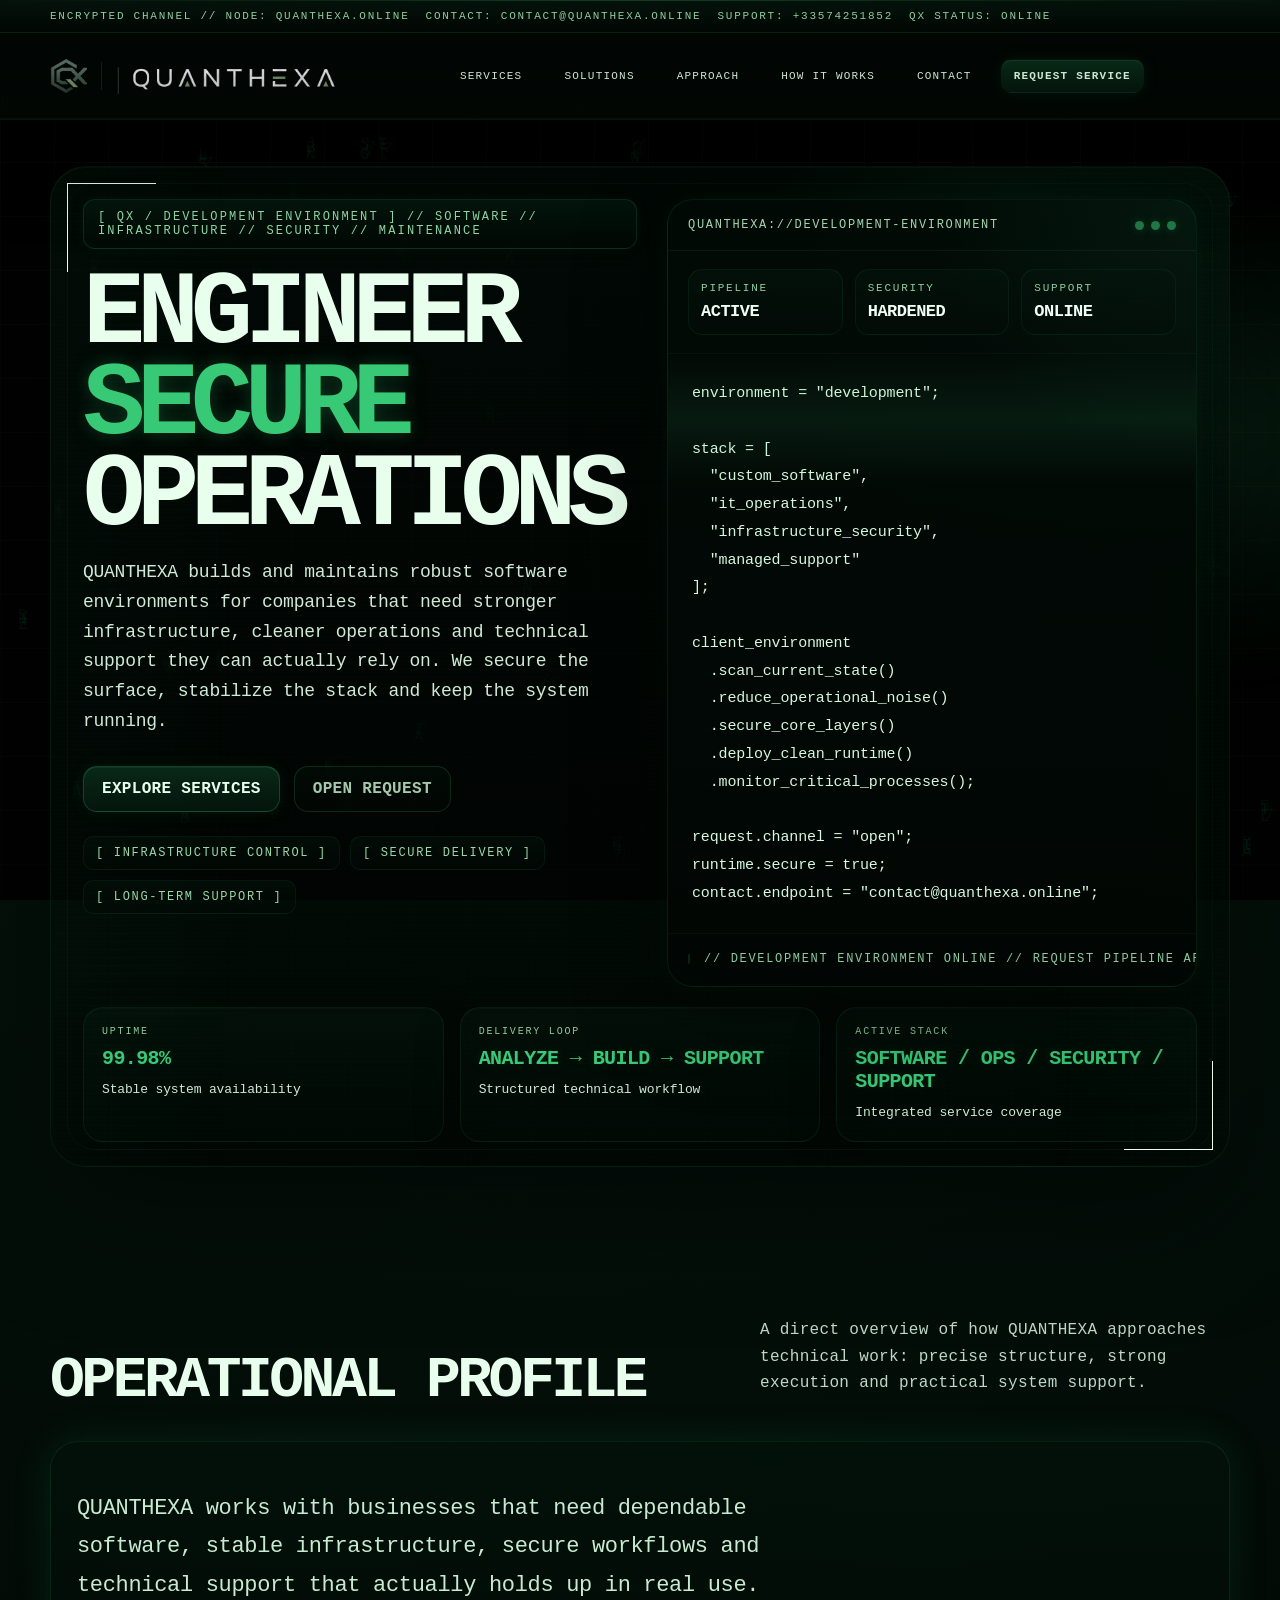
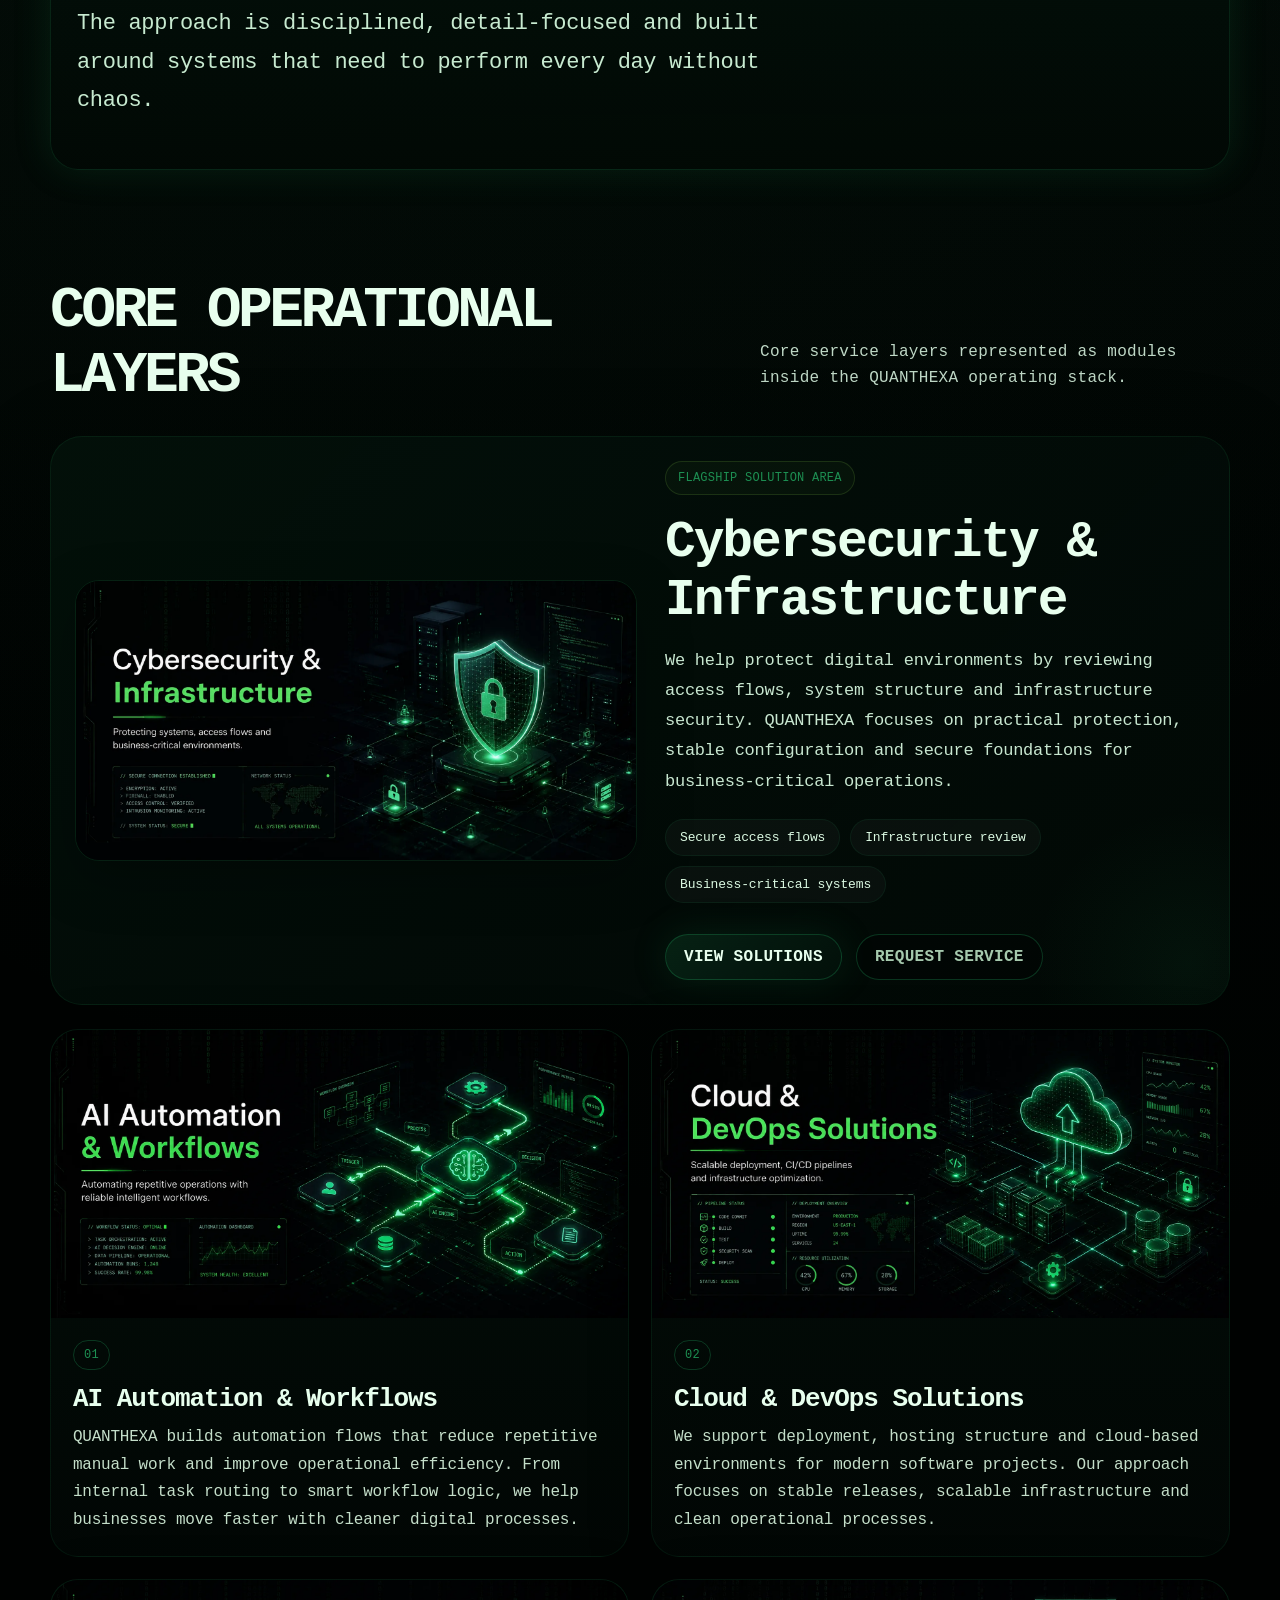
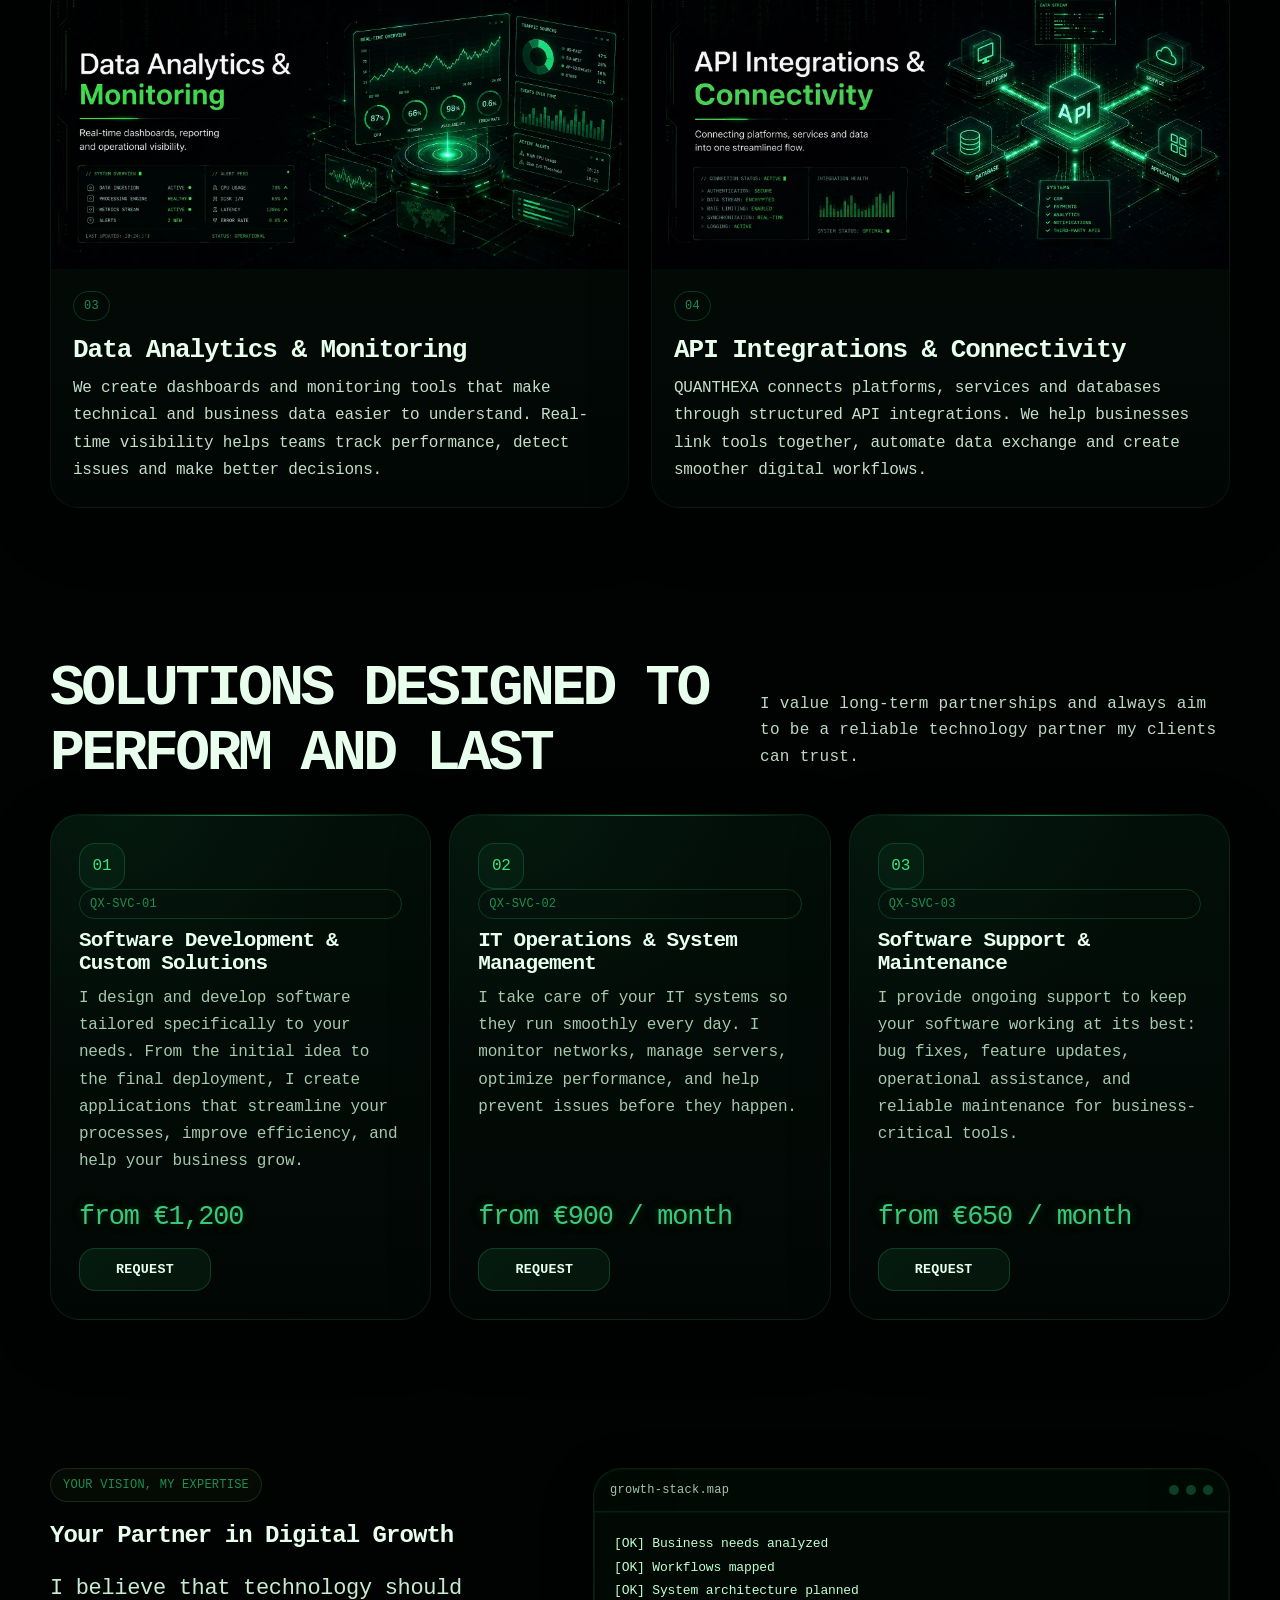
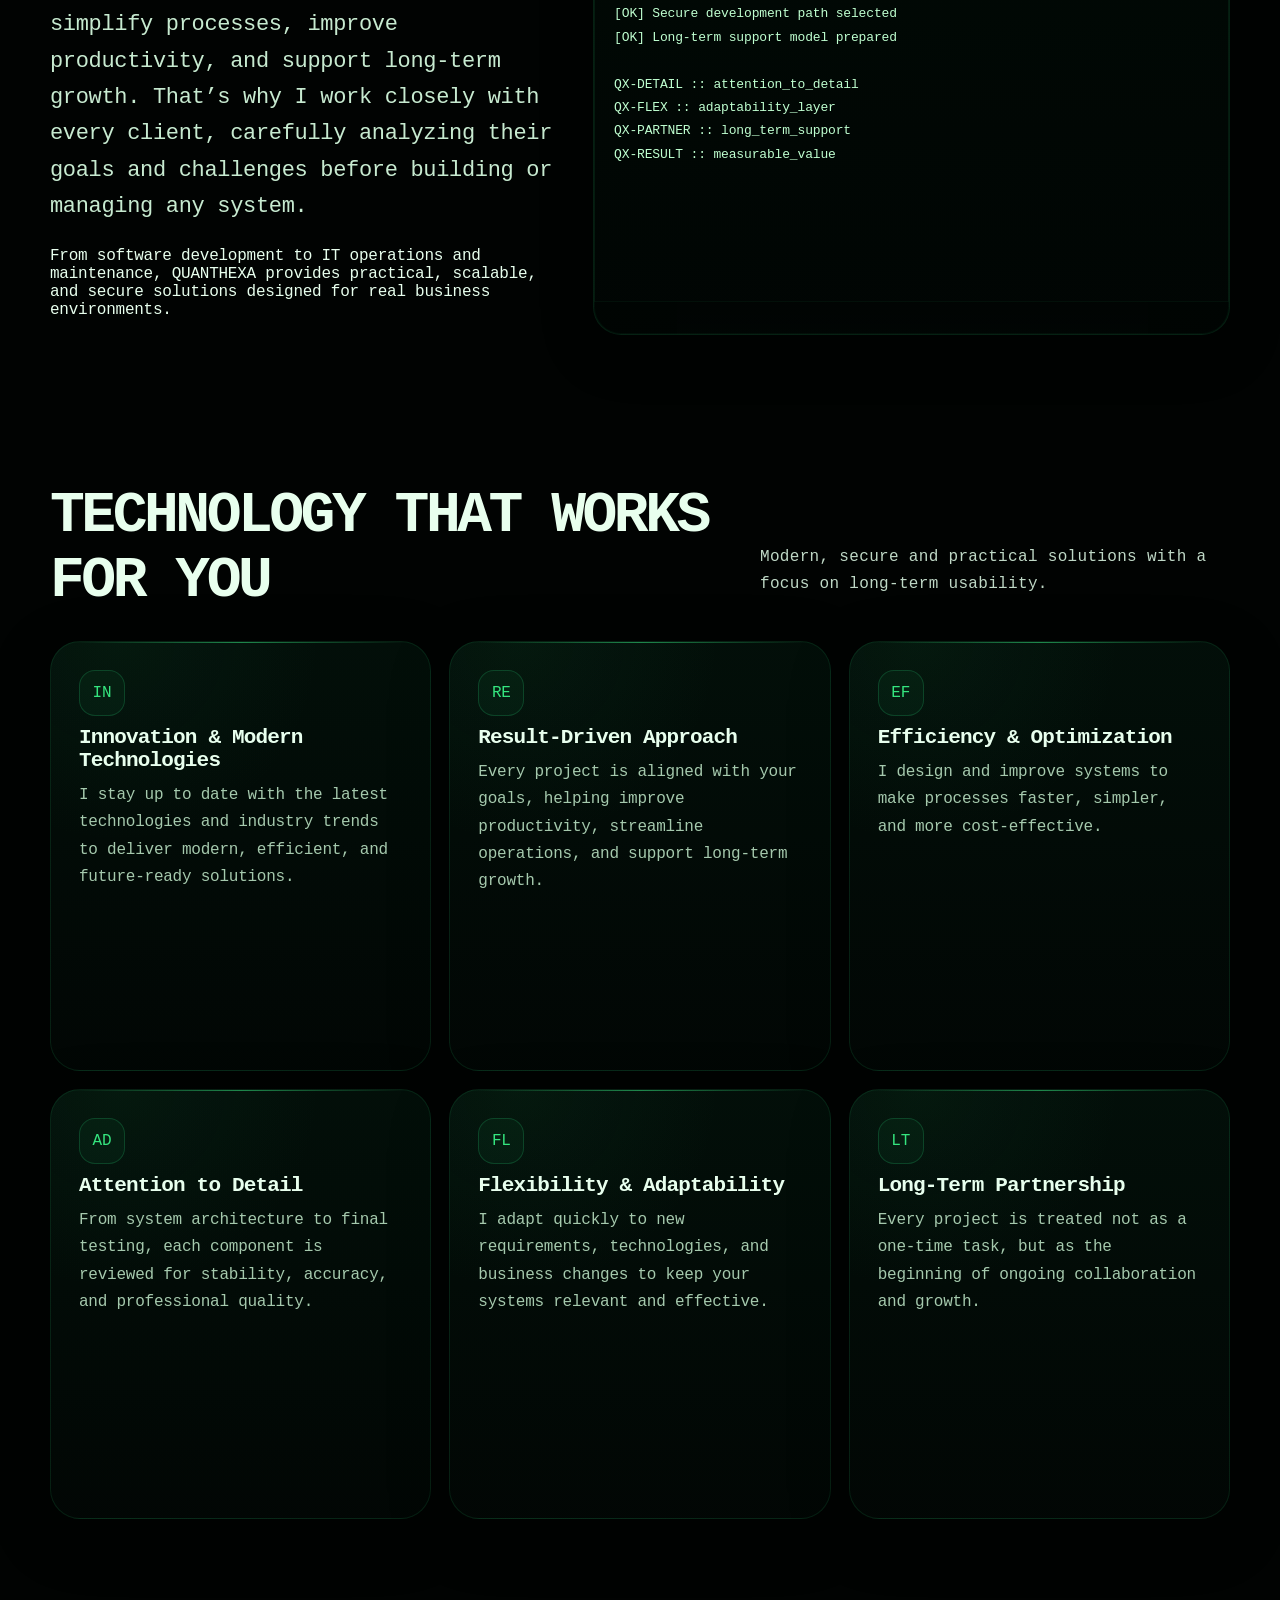
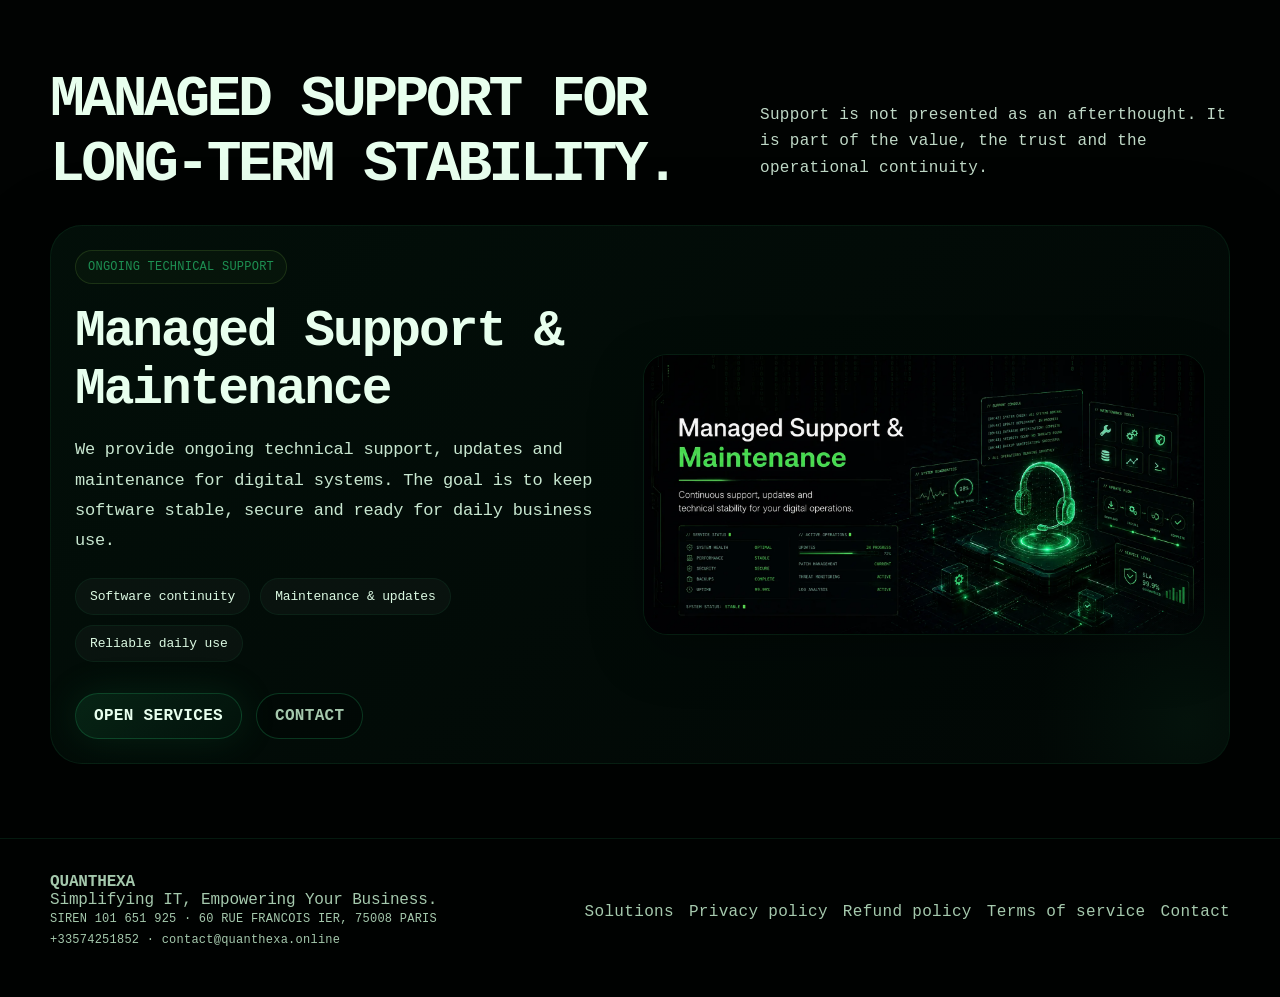
<file: index.html>
<!doctype html>
<html lang="en">
<head> <meta charset="utf-8"> <meta name="viewport" content="width=device-width, initial-scale=1"> <title>Main Page · QUANTHEXA</title> <meta name="description" content="QUANTHEXA provides custom software, IT operations, system management, support and maintenance services from Paris."> <script>
(function(){ try { if (localStorage.getItem('qxPreloaderShown') === 'true') { document.documentElement.classList.add('qx-preloader-skip'); } } catch(e) {}
})();
</script><link rel="stylesheet" href="assets/style.css"> <link rel="icon" type="image/png" sizes="32x32" href="assets/images/favicon-32x32.png"> <link rel="icon" href="assets/images/favicon.ico"> <link rel="apple-touch-icon" href="assets/images/apple-touch-icon.png">
</head>
<body>
<div id="qx-preloader" class="qx-preloader" aria-hidden="true"> <div class="qx-loader-shell"> <div class="qx-loader-mark"><span>QX</span></div> <div class="qx-loader-copy"> <div class="qx-loader-kicker">QUANTHEXA DEVELOPMENT CORE</div> <div class="qx-loader-title">Welcome to the development environment</div> <div class="qx-loader-lines"> <span>[OK] Development environment unlocked</span> <span>[OK] Core modules synchronized</span> <span>[OK] Secure session established</span> </div> <div class="qx-loader-bar"><i></i></div> </div> </div>
</div> <canvas id="matrixCanvas"></canvas> <div class="noise"></div> <div class="glow-orb"></div> <header class="topbar topbar-hq topbar-hq-v3"> <div class="topbar-signal topbar-signal-v3"> <div class="container topbar-signal-inner topbar-signal-inner-v3"> <span>ENCRYPTED CHANNEL // NODE: QUANTHEXA.ONLINE</span> <span>CONTACT: <span data-site-email>contact@quanthexa.online</span></span> <span>SUPPORT: <span data-site-phone>+33574251852</span></span> <span>QX STATUS: ONLINE</span> </div> </div> <div class="container nav nav-hacker nav-hq nav-hq-v3"> <div class="nav-left nav-left-v3"> <a class="brand brand-split" href="index.html"><img class="brand-symbol" src="assets/images/quanthexa-symbol.png" alt="QUANTHEXA logo"><span class="brand-separator" aria-hidden="true"></span><img class="brand-wordmark" src="assets/images/quanthexa-wordmark.png" alt="QUANTHEXA"></a> </div> <nav class="navlinks navlinks-hacker navlinks-hq navlinks-hq-v3"> <a href="services.html">Services</a> <a href="solutions.html">Solutions</a> <a href="cases.html">Approach</a> <a href="process.html">How it works</a> <a href="contact.html">Contact</a> <a class="btn btn-cta-hacker" href="request.html">Request service</a> </nav> <button class="btn secondary hamb">Menu</button> </div> </header> <main> <section class="hero hero-hacker hero-hacker-v4 hero-with-right-console">
      <div class="container">
        <div class="hq-shell hq-shell-v4 hq-shell-right-console">
          <div class="hq-frame-lines" aria-hidden="true"></div>
          <div class="hq-grid hq-grid-right-console">
            <div class="hq-copy reveal">
              <div class="hacker-kicker" data-hero-kicker>[ QX / DEVELOPMENT ENVIRONMENT ] // SOFTWARE // INFRASTRUCTURE // SECURITY // MAINTENANCE</div>
              <h1 class="hq-title hq-title-v4">
                <span data-hero-line-1>ENGINEER</span>
                <span class="accent-line" data-hero-line-2>SECURE</span>
                <span data-hero-line-3>OPERATIONS</span>
              </h1>
              <p class="lead hq-lead" data-hero-subtitle>QUANTHEXA builds and maintains robust software environments for companies that need stronger infrastructure, cleaner operations and technical support they can actually rely on. We secure the surface, stabilize the stack and keep the system running.</p>
              <div class="hero-actions hacker-actions">
                <a class="btn btn-cta-hacker" href="services.html">Explore services</a>
                <a class="btn secondary btn-outline-hacker" href="request.html">Open request</a>
              </div>
              <div class="hq-tape hq-tape-v4">
                <span>[ INFRASTRUCTURE CONTROL ]</span>
                <span>[ SECURE DELIVERY ]</span>
                <span>[ LONG-TERM SUPPORT ]</span>
              </div>
            </div>

            <aside class="right-dev-console reveal">
              <div class="right-dev-console-head">
                <span>quanthexa://development-environment</span>
                <div class="hacker-console-lights"><i></i><i></i><i></i></div>
              </div>

              <div class="right-console-chips">
                <div class="console-chip"><small>PIPELINE</small><b>ACTIVE</b></div>
                <div class="console-chip"><small>SECURITY</small><b>HARDENED</b></div>
                <div class="console-chip"><small>SUPPORT</small><b>ONLINE</b></div>
              </div>

              <div class="right-code-window">
                <div class="scan scan-fast"></div>
                <pre class="hacker-code">environment = "development";

stack = [
  "custom_software",
  "it_operations",
  "infrastructure_security",
  "managed_support"
];

client_environment
  .scan_current_state()
  .reduce_operational_noise()
  .secure_core_layers()
  .deploy_clean_runtime()
  .monitor_critical_processes();

request.channel = "open";
runtime.secure = true;
contact.endpoint = "contact@quanthexa.online";</pre>
              </div>

              <div class="right-console-footer">
                <div class="console-meter"><span></span></div>
                <p>// DEVELOPMENT ENVIRONMENT ONLINE // REQUEST PIPELINE ARMED</p>
              </div>
            </aside>
          </div>

          <div class="hero-ops-strip reveal">
            <div class="ops-strip-card"><small>UPTIME</small><b>99.98%</b><span>Stable system availability</span></div>
            <div class="ops-strip-card"><small>DELIVERY LOOP</small><b>ANALYZE → BUILD → SUPPORT</b><span>Structured technical workflow</span></div>
            <div class="ops-strip-card"><small>ACTIVE STACK</small><b>SOFTWARE / OPS / SECURITY / SUPPORT</b><span>Integrated service coverage</span></div>
          </div>
        </div>
      </div>
    </section> <section class="section"> <div class="container"> <div class="section-title reveal"> <h2>Operational profile</h2> <p>A direct overview of how QUANTHEXA approaches technical work: precise structure, strong execution and practical system support.</p> </div> <div class="panel reveal"> <p class="lead">QUANTHEXA works with businesses that need dependable software, stable infrastructure, secure workflows and technical support that actually holds up in real use. The approach is disciplined, detail-focused and built around systems that need to perform every day without chaos.</p> </div> </div> </section> <section class="section home-visual-section"> <div class="container"> <div class="section-title reveal"> <h2>Core operational layers</h2> <p>Core service layers represented as modules inside the QUANTHEXA operating stack.</p> </div> <div class="home-feature reveal"> <div class="home-feature-media"> <img src="assets/images/cybersecurity-infrastructure.webp" alt="Cybersecurity & Infrastructure" loading="lazy"> </div> <div class="home-feature-copy"> <span class="eyebrow">FLAGSHIP SOLUTION AREA</span> <h3>Cybersecurity & Infrastructure</h3> <p>We help protect digital environments by reviewing access flows, system structure and infrastructure security. QUANTHEXA focuses on practical protection, stable configuration and secure foundations for business-critical operations.</p> <div class="feature-pills"> <span>Secure access flows</span> <span>Infrastructure review</span> <span>Business-critical systems</span> </div> <div class="hero-actions"> <a class="btn" href="solutions.html">View solutions</a> <a class="btn secondary" href="request.html">Request service</a> </div> </div> </div> <div class="home-visual-grid"> <article class="home-visual-card reveal"> <img src="assets/images/ai-automation-workflows.webp" alt="AI Automation & Workflows" loading="lazy"> <div> <span class="badge">01</span> <h3>AI Automation & Workflows</h3> <p>QUANTHEXA builds automation flows that reduce repetitive manual work and improve operational efficiency. From internal task routing to smart workflow logic, we help businesses move faster with cleaner digital processes.</p> </div> </article> <article class="home-visual-card reveal"> <img src="assets/images/cloud-devops-solutions.webp" alt="Cloud & DevOps Solutions" loading="lazy"> <div> <span class="badge">02</span> <h3>Cloud & DevOps Solutions</h3> <p>We support deployment, hosting structure and cloud-based environments for modern software projects. Our approach focuses on stable releases, scalable infrastructure and clean operational processes.</p> </div> </article> <article class="home-visual-card reveal"> <img src="assets/images/data-analytics-monitoring.webp" alt="Data Analytics & Monitoring" loading="lazy"> <div> <span class="badge">03</span> <h3>Data Analytics & Monitoring</h3> <p>We create dashboards and monitoring tools that make technical and business data easier to understand. Real-time visibility helps teams track performance, detect issues and make better decisions.</p> </div> </article> <article class="home-visual-card reveal"> <img src="assets/images/api-integrations-connectivity.webp" alt="API Integrations & Connectivity" loading="lazy"> <div> <span class="badge">04</span> <h3>API Integrations & Connectivity</h3> <p>QUANTHEXA connects platforms, services and databases through structured API integrations. We help businesses link tools together, automate data exchange and create smoother digital workflows.</p> </div> </article> </div> </div> </section> <section class="section"> <div class="container"> <div class="section-title reveal"> <h2>Solutions Designed to Perform and Last</h2> <p>I value long-term partnerships and always aim to be a reliable technology partner my clients can trust.</p> </div> <div class="cards"> <div class="card reveal"><div class="icon">01</div><span class="badge">QX-SVC-01</span><h3>Software Development & Custom Solutions</h3><p>I design and develop software tailored specifically to your needs. From the initial idea to the final deployment, I create applications that streamline your processes, improve efficiency, and help your business grow.</p><div class="price">from €1,200</div><button class="btn" data-service="Software Development & Custom Solutions">Request</button></div> <div class="card reveal"><div class="icon">02</div><span class="badge">QX-SVC-02</span><h3>IT Operations & System Management</h3><p>I take care of your IT systems so they run smoothly every day. I monitor networks, manage servers, optimize performance, and help prevent issues before they happen.</p><div class="price">from €900 / month</div><button class="btn" data-service="IT Operations & System Management">Request</button></div> <div class="card reveal"><div class="icon">03</div><span class="badge">QX-SVC-03</span><h3>Software Support & Maintenance</h3><p>I provide ongoing support to keep your software working at its best: bug fixes, feature updates, operational assistance, and reliable maintenance for business-critical tools.</p><div class="price">from €650 / month</div><button class="btn" data-service="Software Support & Maintenance">Request</button></div> </div> </div> </section> <section class="section"> <div class="container split"> <div class="reveal"> <span class="eyebrow">YOUR VISION, MY EXPERTISE</span> <h2>Your Partner in Digital Growth</h2> <p class="lead">I believe that technology should simplify processes, improve productivity, and support long-term growth. That’s why I work closely with every client, carefully analyzing their goals and challenges before building or managing any system.</p> <p>From software development to IT operations and maintenance, QUANTHEXA provides practical, scalable, and secure solutions designed for real business environments.</p> </div> <div class="terminal reveal"> <div class="terminal-head">growth-stack.map <div class="dots"><i></i><i></i><i></i></div></div> <div class="code-window">[OK] Business needs analyzed<br>[OK] Workflows mapped<br>[OK] System architecture planned<br>[OK] Secure development path selected<br>[OK] Long-term support model prepared<br><br>QX-DETAIL :: attention_to_detail<br>QX-FLEX :: adaptability_layer<br>QX-PARTNER :: long_term_support<br>QX-RESULT :: measurable_value</div> </div> </div> </section> <section class="section"> <div class="container"> <div class="section-title reveal"> <h2>Technology That Works for You</h2> <p>Modern, secure and practical solutions with a focus on long-term usability.</p> </div> <div class="cards"> <div class="card reveal"><div class="icon">IN</div><h3>Innovation & Modern Technologies</h3><p>I stay up to date with the latest technologies and industry trends to deliver modern, efficient, and future-ready solutions.</p></div> <div class="card reveal"><div class="icon">RE</div><h3>Result-Driven Approach</h3><p>Every project is aligned with your goals, helping improve productivity, streamline operations, and support long-term growth.</p></div> <div class="card reveal"><div class="icon">EF</div><h3>Efficiency & Optimization</h3><p>I design and improve systems to make processes faster, simpler, and more cost-effective.</p></div> <div class="card reveal"><div class="icon">AD</div><h3>Attention to Detail</h3><p>From system architecture to final testing, each component is reviewed for stability, accuracy, and professional quality.</p></div> <div class="card reveal"><div class="icon">FL</div><h3>Flexibility & Adaptability</h3><p>I adapt quickly to new requirements, technologies, and business changes to keep your systems relevant and effective.</p></div> <div class="card reveal"><div class="icon">LT</div><h3>Long-Term Partnership</h3><p>Every project is treated not as a one-time task, but as the beginning of ongoing collaboration and growth.</p></div> </div> </div> </section> <section class="section"> <div class="container"> <div class="section-title reveal"> <h2>Managed support for long-term stability.</h2> <p>Support is not presented as an afterthought. It is part of the value, the trust and the operational continuity.</p> </div> <div class="home-feature reverse reveal"> <div class="home-feature-media"> <img src="assets/images/managed-support-maintenance.webp" alt="Managed Support & Maintenance" loading="lazy"> </div> <div class="home-feature-copy"> <span class="eyebrow">ONGOING TECHNICAL SUPPORT</span> <h3>Managed Support & Maintenance</h3> <p>We provide ongoing technical support, updates and maintenance for digital systems. The goal is to keep software stable, secure and ready for daily business use.</p> <div class="feature-pills"> <span>Software continuity</span> <span>Maintenance & updates</span> <span>Reliable daily use</span> </div> <div class="hero-actions"> <a class="btn" href="services.html">Open services</a> <a class="btn secondary" href="contact.html">Contact</a> </div> </div> </div> </div> </section> </main> <footer class="footer"> <div class="container footer-grid"> <div><b>QUANTHEXA</b><br>Simplifying IT, Empowering Your Business.<br><span class="micro">SASU · SIREN <span data-site-siren>101 651 925</span> · <span data-site-address>60 RUE FRANCOIS IER, 75008 PARIS</span></span><br><span class="micro"><span data-site-phone>+33574251852</span> · <span data-site-email>contact@quanthexa.online</span></span></div> <div class="footer-links"><a href="solutions.html">Solutions</a><a href="privacy.html">Privacy policy</a><a href="refund.html">Refund policy</a><a href="terms.html">Terms of service</a><a href="contact.html">Contact</a></div> </div> </footer> <script src="assets/app.js"></script>
<script src="https://identity.netlify.com/v1/netlify-identity-widget.js"></script>
<script>
  if (window.netlifyIdentity) {
    window.netlifyIdentity.on("init", user => {
      if (!user) {
        window.netlifyIdentity.on("login", () => { document.location.href = "/admin/"; });
      }
    });
  }
</script>
<script src="assets/content-loader.js"></script>
</body>
</html>
</file>
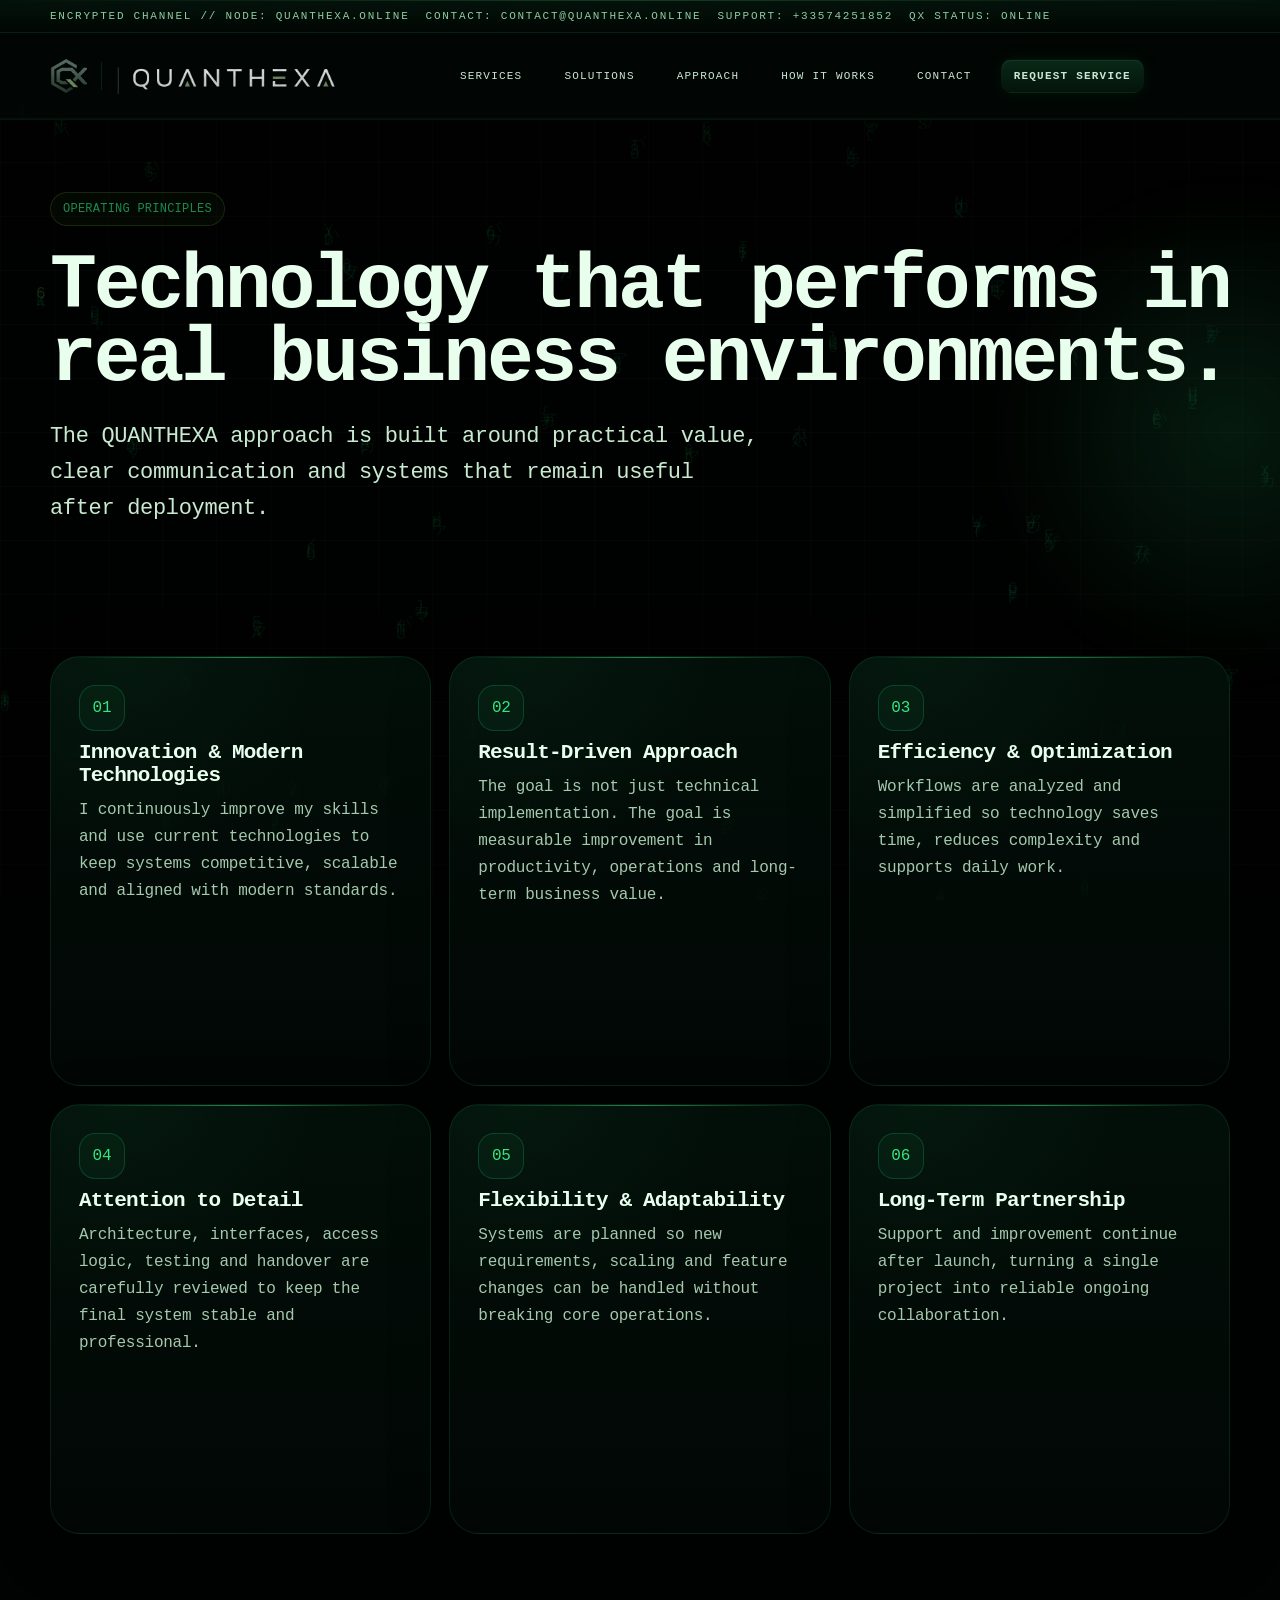
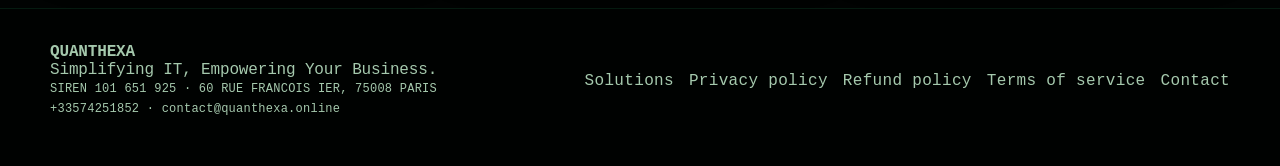
<file: cases.html>
<!doctype html><html lang="en"><head><meta charset="utf-8"><meta name="viewport" content="width=device-width, initial-scale=1"><title>Approach · QUANTHEXA</title><meta name="description" content="QUANTHEXA approach: innovation, results, efficiency, attention to detail, flexibility and long-term partnership."><script>
(function(){ try { if (localStorage.getItem('qxPreloaderShown') === 'true') { document.documentElement.classList.add('qx-preloader-skip'); } } catch(e) {}
})();
</script><link rel="stylesheet" href="assets/style.css"> <link rel="icon" type="image/png" sizes="32x32" href="assets/images/favicon-32x32.png"> <link rel="icon" href="assets/images/favicon.ico"> <link rel="apple-touch-icon" href="assets/images/apple-touch-icon.png"></head><body>
<div id="qx-preloader" class="qx-preloader" aria-hidden="true"> <div class="qx-loader-shell"> <div class="qx-loader-mark"><span>QX</span></div> <div class="qx-loader-copy"> <div class="qx-loader-kicker">QUANTHEXA DEVELOPMENT CORE</div> <div class="qx-loader-title">Welcome to the development environment</div> <div class="qx-loader-lines"> <span>[OK] Development environment unlocked</span> <span>[OK] Core modules synchronized</span> <span>[OK] Secure session established</span> </div> <div class="qx-loader-bar"><i></i></div> </div> </div>
</div>
<canvas id="matrixCanvas"></canvas><div class="noise"></div><div class="glow-orb"></div><header class="topbar topbar-hq topbar-hq-v3"> <div class="topbar-signal topbar-signal-v3"> <div class="container topbar-signal-inner topbar-signal-inner-v3"> <span>ENCRYPTED CHANNEL // NODE: QUANTHEXA.ONLINE</span> <span>CONTACT: <span data-site-email>contact@quanthexa.online</span></span> <span>SUPPORT: <span data-site-phone>+33574251852</span></span> <span>QX STATUS: ONLINE</span> </div> </div> <div class="container nav nav-hacker nav-hq nav-hq-v3"> <div class="nav-left nav-left-v3"> <a class="brand brand-split" href="index.html"><img class="brand-symbol" src="assets/images/quanthexa-symbol.png" alt="QUANTHEXA logo"><span class="brand-separator" aria-hidden="true"></span><img class="brand-wordmark" src="assets/images/quanthexa-wordmark.png" alt="QUANTHEXA"></a> </div> <nav class="navlinks navlinks-hacker navlinks-hq navlinks-hq-v3"> <a href="services.html">Services</a> <a href="solutions.html">Solutions</a> <a href="cases.html">Approach</a> <a href="process.html">How it works</a> <a href="contact.html">Contact</a> <a class="btn btn-cta-hacker" href="request.html">Request service</a> </nav> <button class="btn secondary hamb">Menu</button> </div> </header><main><section class="page-hero"><div class="container reveal"><span class="eyebrow">OPERATING PRINCIPLES</span><h1>Technology that performs in real business environments.</h1><p class="lead">The QUANTHEXA approach is built around practical value, clear communication and systems that remain useful after deployment.</p></div></section><section class="section"><div class="container cards"><div class="card reveal"><div class="icon">01</div><h3>Innovation & Modern Technologies</h3><p>I continuously improve my skills and use current technologies to keep systems competitive, scalable and aligned with modern standards.</p></div><div class="card reveal"><div class="icon">02</div><h3>Result-Driven Approach</h3><p>The goal is not just technical implementation. The goal is measurable improvement in productivity, operations and long-term business value.</p></div><div class="card reveal"><div class="icon">03</div><h3>Efficiency & Optimization</h3><p>Workflows are analyzed and simplified so technology saves time, reduces complexity and supports daily work.</p></div><div class="card reveal"><div class="icon">04</div><h3>Attention to Detail</h3><p>Architecture, interfaces, access logic, testing and handover are carefully reviewed to keep the final system stable and professional.</p></div><div class="card reveal"><div class="icon">05</div><h3>Flexibility & Adaptability</h3><p>Systems are planned so new requirements, scaling and feature changes can be handled without breaking core operations.</p></div><div class="card reveal"><div class="icon">06</div><h3>Long-Term Partnership</h3><p>Support and improvement continue after launch, turning a single project into reliable ongoing collaboration.</p></div></div></section></main><footer class="footer"><div class="container footer-grid"><div><b>QUANTHEXA</b><br>Simplifying IT, Empowering Your Business.<br><span class="micro">SASU · SIREN <span data-site-siren>101 651 925</span> · <span data-site-address>60 RUE FRANCOIS IER, 75008 PARIS</span></span><br><span class="micro"><span data-site-phone>+33574251852</span> · <span data-site-email>contact@quanthexa.online</span></span></div><div class="footer-links"><a href="solutions.html">Solutions</a><a href="privacy.html">Privacy policy</a><a href="refund.html">Refund policy</a><a href="terms.html">Terms of service</a><a href="contact.html">Contact</a></div></div></footer><script src="assets/app.js"></script><script src="assets/content-loader.js"></script></body></html>
</file>
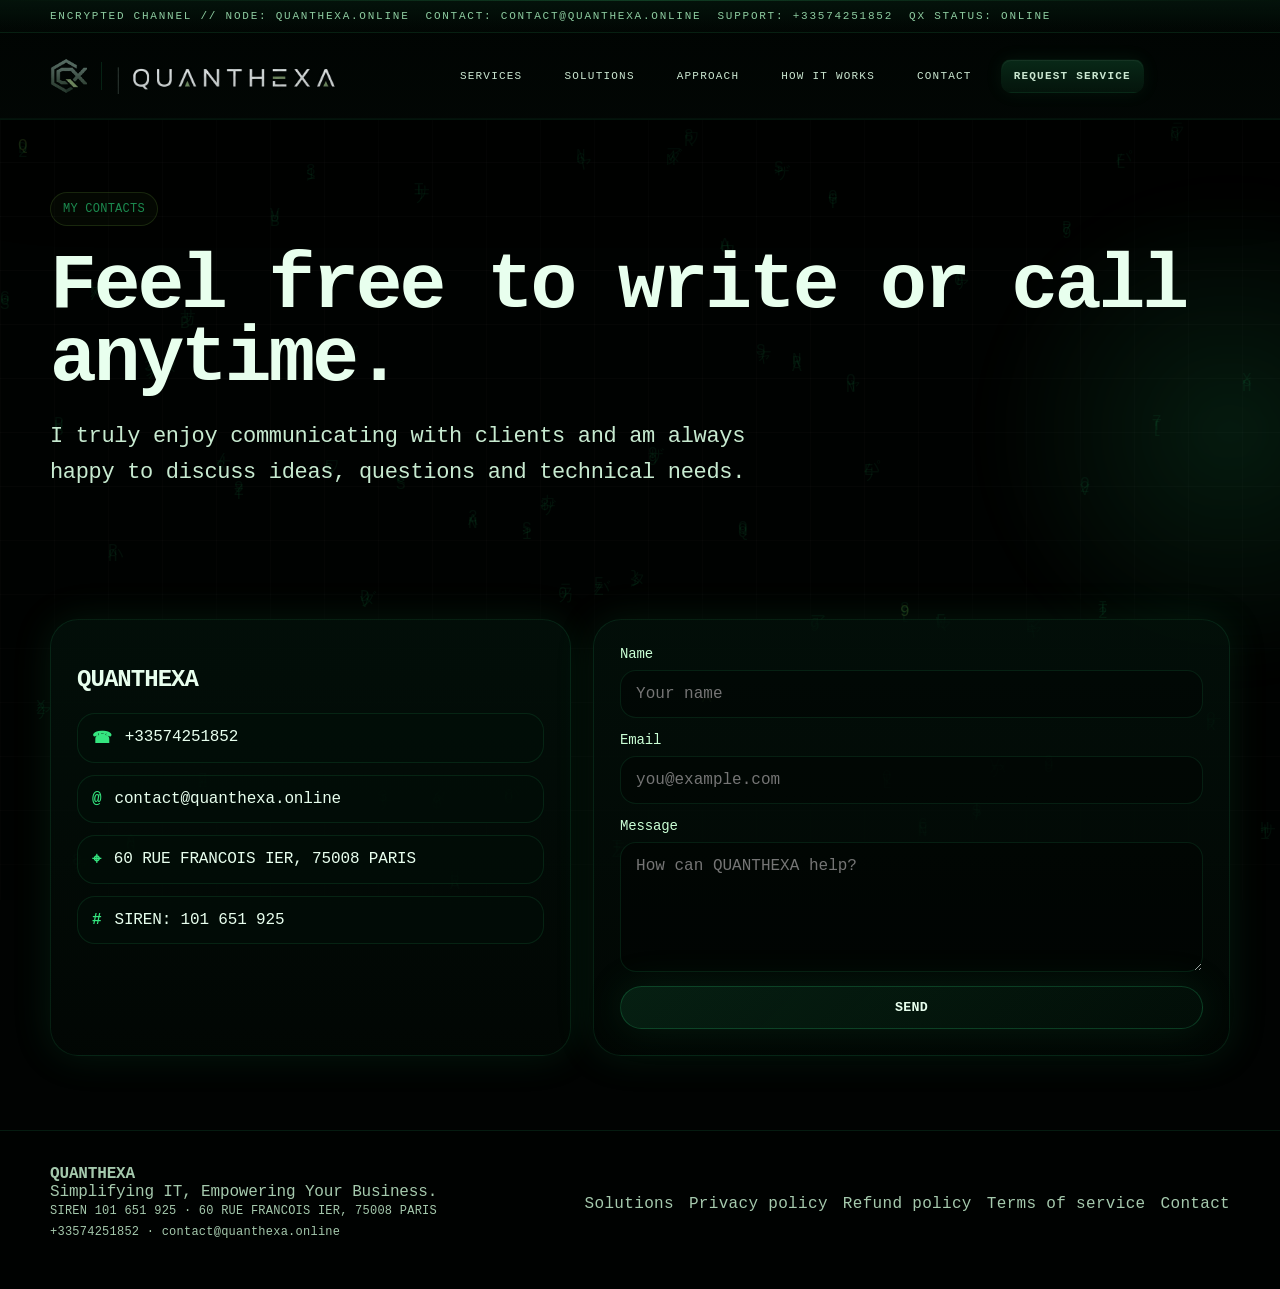
<file: contact.html>
<!doctype html><html lang="en"><head><meta charset="utf-8"><meta name="viewport" content="width=device-width, initial-scale=1"><title>Contact · QUANTHEXA</title><meta name="description" content="Contact QUANTHEXA in Paris by phone or email."><script>
(function(){ try { if (localStorage.getItem('qxPreloaderShown') === 'true') { document.documentElement.classList.add('qx-preloader-skip'); } } catch(e) {}
})();
</script><link rel="stylesheet" href="assets/style.css"> <link rel="icon" type="image/png" sizes="32x32" href="assets/images/favicon-32x32.png"> <link rel="icon" href="assets/images/favicon.ico"> <link rel="apple-touch-icon" href="assets/images/apple-touch-icon.png"></head><body>
<div id="qx-preloader" class="qx-preloader" aria-hidden="true"> <div class="qx-loader-shell"> <div class="qx-loader-mark"><span>QX</span></div> <div class="qx-loader-copy"> <div class="qx-loader-kicker">QUANTHEXA DEVELOPMENT CORE</div> <div class="qx-loader-title">Welcome to the development environment</div> <div class="qx-loader-lines"> <span>[OK] Development environment unlocked</span> <span>[OK] Core modules synchronized</span> <span>[OK] Secure session established</span> </div> <div class="qx-loader-bar"><i></i></div> </div> </div>
</div>
<canvas id="matrixCanvas"></canvas><div class="noise"></div><div class="glow-orb"></div><header class="topbar topbar-hq topbar-hq-v3"> <div class="topbar-signal topbar-signal-v3"> <div class="container topbar-signal-inner topbar-signal-inner-v3"> <span>ENCRYPTED CHANNEL // NODE: QUANTHEXA.ONLINE</span> <span>CONTACT: <span data-site-email>contact@quanthexa.online</span></span> <span>SUPPORT: <span data-site-phone>+33574251852</span></span> <span>QX STATUS: ONLINE</span> </div> </div> <div class="container nav nav-hacker nav-hq nav-hq-v3"> <div class="nav-left nav-left-v3"> <a class="brand brand-split" href="index.html"><img class="brand-symbol" src="assets/images/quanthexa-symbol.png" alt="QUANTHEXA logo"><span class="brand-separator" aria-hidden="true"></span><img class="brand-wordmark" src="assets/images/quanthexa-wordmark.png" alt="QUANTHEXA"></a> </div> <nav class="navlinks navlinks-hacker navlinks-hq navlinks-hq-v3"> <a href="services.html">Services</a> <a href="solutions.html">Solutions</a> <a href="cases.html">Approach</a> <a href="process.html">How it works</a> <a href="contact.html">Contact</a> <a class="btn btn-cta-hacker" href="request.html">Request service</a> </nav> <button class="btn secondary hamb">Menu</button> </div> </header><main><section class="page-hero"><div class="container reveal"><span class="eyebrow">MY CONTACTS</span><h1>Feel free to write or call anytime.</h1><p class="lead">I truly enjoy communicating with clients and am always happy to discuss ideas, questions and technical needs.</p></div></section><section class="section"><div class="container split"><div class="panel reveal"><h2>QUANTHEXA</h2><div class="list"><div class="item"><span class="check">☎</span><span>+33574251852</span></div><div class="item"><span class="check">@</span><span>contact@quanthexa.online</span></div><div class="item"><span class="check">⌖</span><span>60 RUE FRANCOIS IER, 75008 PARIS</span></div><div class="item"><span class="check">#</span><span>SIREN: 101 651 925</span></div></div></div><div class="panel reveal"><div class="success">Message successfully submitted. Your contact request has been sent for review.</div><form class="form" id="requestForm"><div class="field"><label>Name</label><input required placeholder="Your name"></div><div class="field"><label>Email</label><input type="email" required placeholder="you@example.com"></div><div class="field"><label>Message</label><textarea required placeholder="How can QUANTHEXA help?"></textarea></div><button class="btn" type="submit">Send</button></form></div></div></section></main><footer class="footer"><div class="container footer-grid"><div><b>QUANTHEXA</b><br>Simplifying IT, Empowering Your Business.<br><span class="micro">SASU · SIREN <span data-site-siren>101 651 925</span> · <span data-site-address>60 RUE FRANCOIS IER, 75008 PARIS</span></span><br><span class="micro"><span data-site-phone>+33574251852</span> · <span data-site-email>contact@quanthexa.online</span></span></div><div class="footer-links"><a href="solutions.html">Solutions</a><a href="privacy.html">Privacy policy</a><a href="refund.html">Refund policy</a><a href="terms.html">Terms of service</a><a href="contact.html">Contact</a></div></div></footer><script src="assets/app.js"></script><script src="assets/content-loader.js"></script></body></html>
</file>
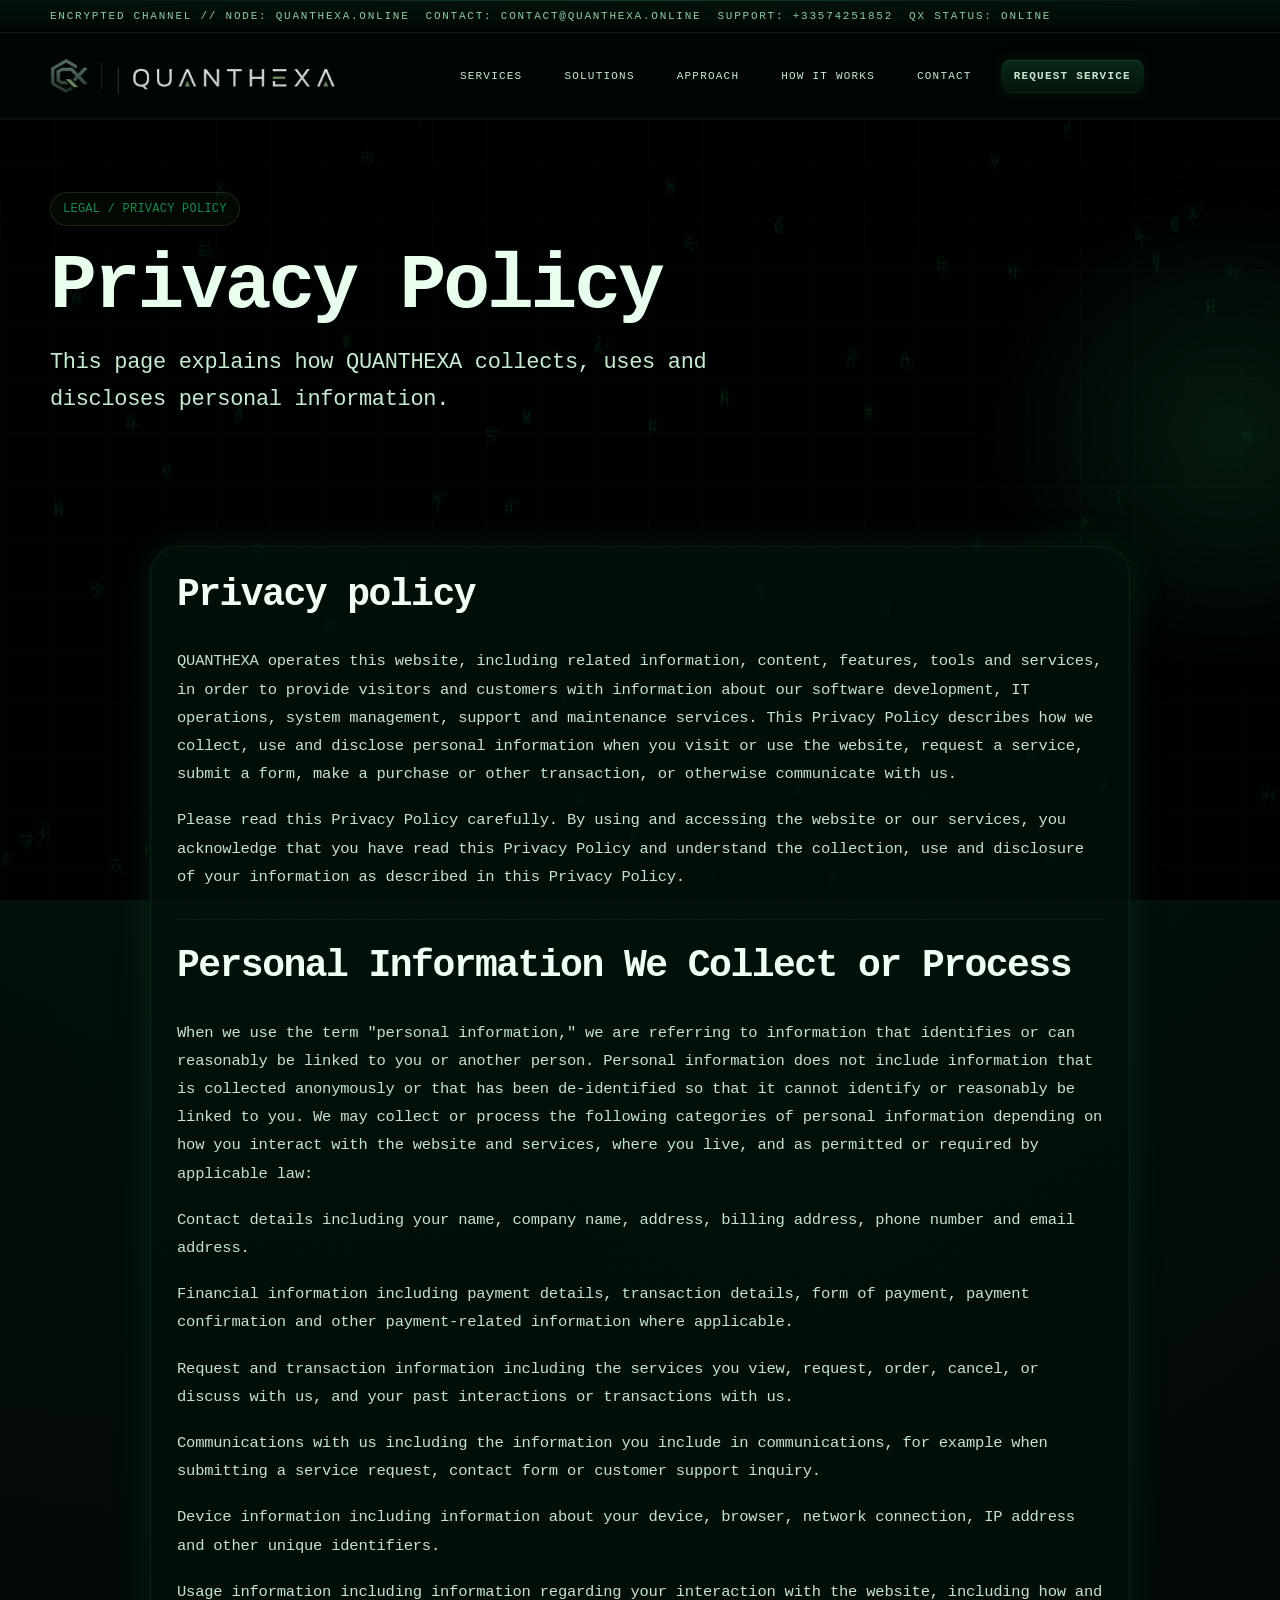
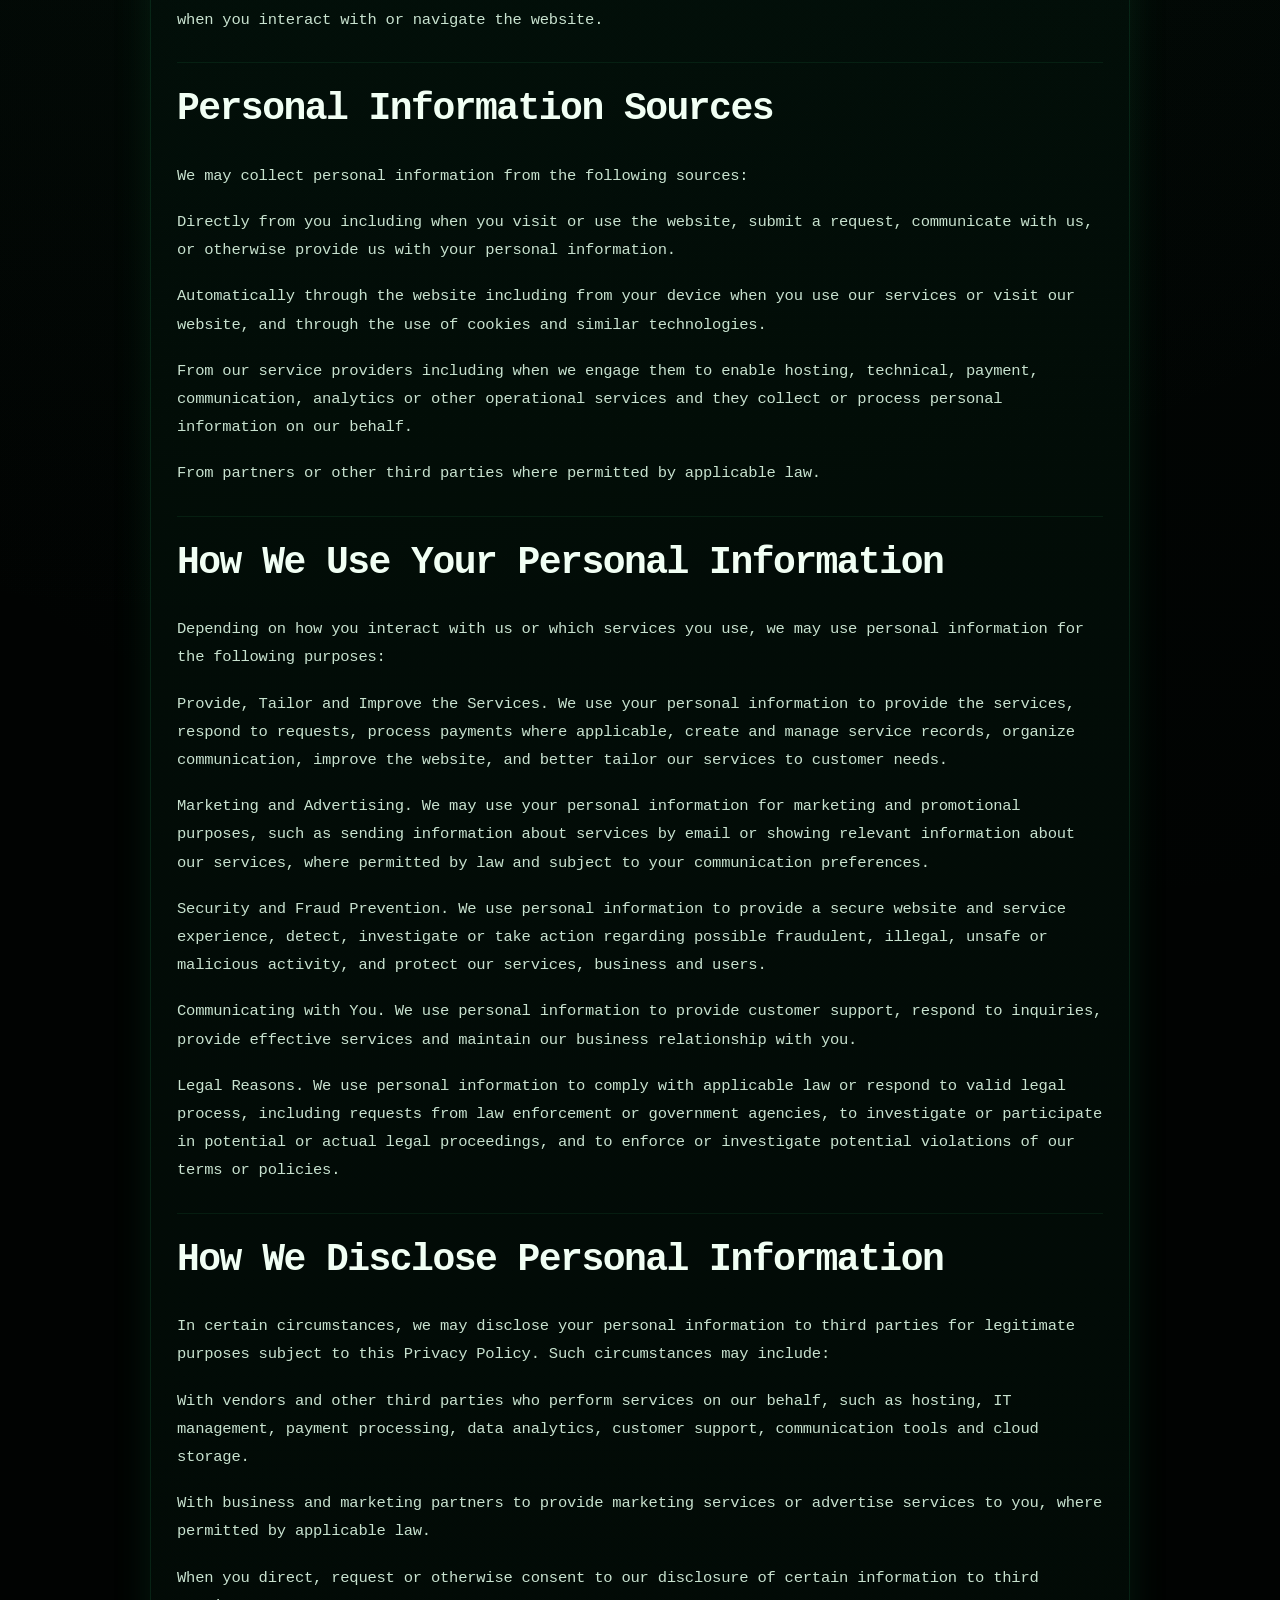
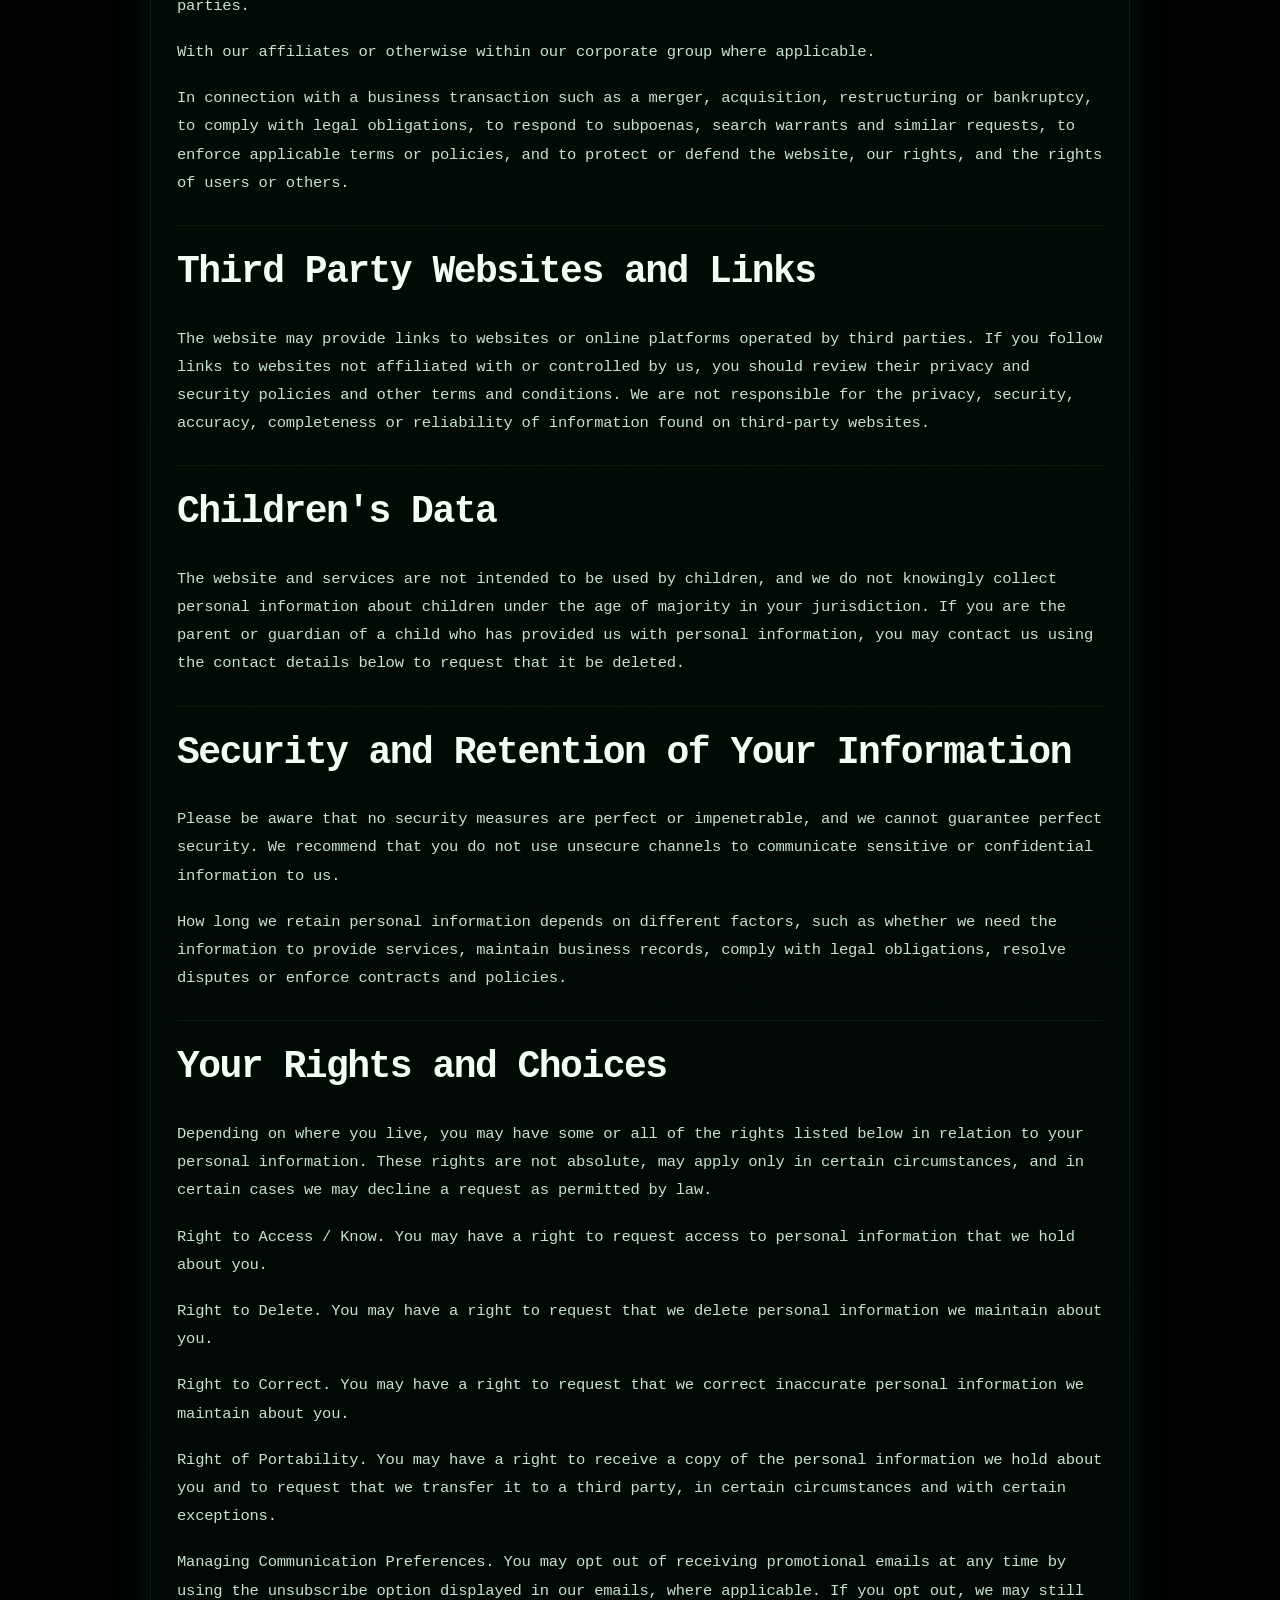
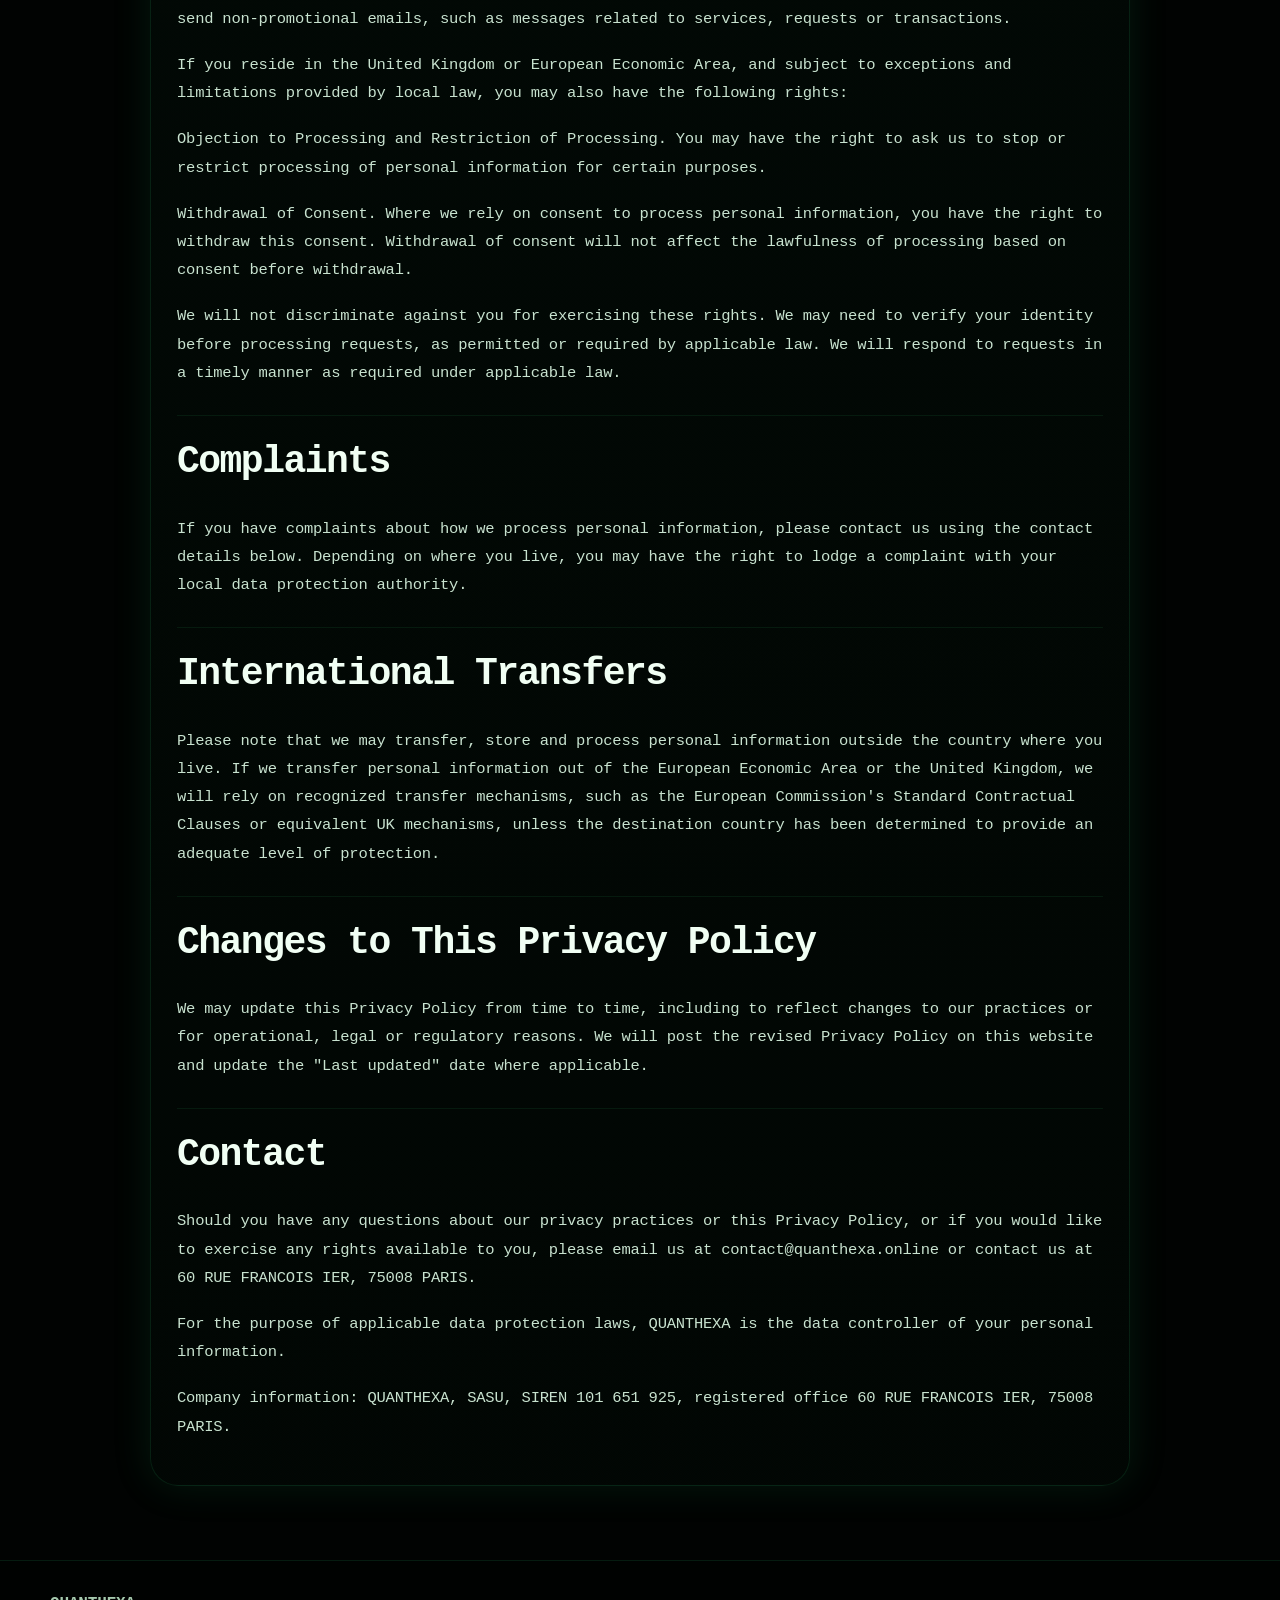
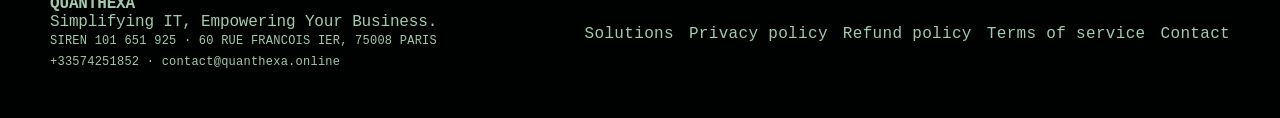
<file: privacy.html>
<!doctype html>
<html lang="en">
<head> <meta charset="utf-8"> <meta name="viewport" content="width=device-width, initial-scale=1"> <title>Privacy policy · QUANTHEXA</title> <meta name="description" content="QUANTHEXA Privacy policy."> <script>
(function(){ try { if (localStorage.getItem('qxPreloaderShown') === 'true') { document.documentElement.classList.add('qx-preloader-skip'); } } catch(e) {}
})(); </script> <link rel="stylesheet" href="assets/style.css"> <link rel="icon" type="image/png" sizes="32x32" href="assets/images/favicon-32x32.png"> <link rel="icon" href="assets/images/favicon.ico"> <link rel="apple-touch-icon" href="assets/images/apple-touch-icon.png">
</head>
<body> <div id="qx-preloader" class="qx-preloader" aria-hidden="true"> <div class="qx-loader-shell"> <div class="qx-loader-mark"><span>QX</span></div> <div class="qx-loader-copy"> <div class="qx-loader-kicker">QUANTHEXA DEVELOPMENT CORE</div> <div class="qx-loader-title">Welcome to the development environment</div> <div class="qx-loader-lines"> <span>[OK] Development environment unlocked</span> <span>[OK] Core modules synchronized</span> <span>[OK] Secure session established</span> </div> <div class="qx-loader-bar"><i></i></div> </div> </div> </div> <canvas id="matrixCanvas"></canvas> <div class="noise"></div> <div class="glow-orb"></div> <header class="topbar topbar-hq topbar-hq-v3"> <div class="topbar-signal topbar-signal-v3"> <div class="container topbar-signal-inner topbar-signal-inner-v3"> <span>ENCRYPTED CHANNEL // NODE: QUANTHEXA.ONLINE</span> <span>CONTACT: <span data-site-email>contact@quanthexa.online</span></span> <span>SUPPORT: <span data-site-phone>+33574251852</span></span> <span>QX STATUS: ONLINE</span> </div> </div> <div class="container nav nav-hacker nav-hq nav-hq-v3"> <div class="nav-left nav-left-v3"> <a class="brand brand-split" href="index.html"><img class="brand-symbol" src="assets/images/quanthexa-symbol.png" alt="QUANTHEXA logo"><span class="brand-separator" aria-hidden="true"></span><img class="brand-wordmark" src="assets/images/quanthexa-wordmark.png" alt="QUANTHEXA"></a> </div> <nav class="navlinks navlinks-hacker navlinks-hq navlinks-hq-v3"> <a href="services.html">Services</a> <a href="solutions.html">Solutions</a> <a href="cases.html">Approach</a> <a href="process.html">How it works</a> <a href="contact.html">Contact</a> <a class="btn btn-cta-hacker" href="request.html">Request service</a> </nav> <button class="btn secondary hamb">Menu</button> </div> </header> <main> <section class="page-hero"> <div class="container reveal"> <span class="eyebrow">LEGAL / PRIVACY POLICY</span> <h1>Privacy policy</h1> <p class="lead">This page explains how QUANTHEXA collects, uses and discloses personal information.</p> </div> </section> <section class="section"> <div class="container"> <article class="panel legal policy-page reveal"> <h2>Privacy policy</h2>
<p>QUANTHEXA operates this website, including related information, content, features, tools and services, in order to provide visitors and customers with information about our software development, IT operations, system management, support and maintenance services. This Privacy Policy describes how we collect, use and disclose personal information when you visit or use the website, request a service, submit a form, make a purchase or other transaction, or otherwise communicate with us.</p>
<p>Please read this Privacy Policy carefully. By using and accessing the website or our services, you acknowledge that you have read this Privacy Policy and understand the collection, use and disclosure of your information as described in this Privacy Policy.</p>
<h2>Personal Information We Collect or Process</h2>
<p>When we use the term &quot;personal information,&quot; we are referring to information that identifies or can reasonably be linked to you or another person. Personal information does not include information that is collected anonymously or that has been de-identified so that it cannot identify or reasonably be linked to you. We may collect or process the following categories of personal information depending on how you interact with the website and services, where you live, and as permitted or required by applicable law:</p>
<p>Contact details including your name, company name, address, billing address, phone number and email address.</p>
<p>Financial information including payment details, transaction details, form of payment, payment confirmation and other payment-related information where applicable.</p>
<p>Request and transaction information including the services you view, request, order, cancel, or discuss with us, and your past interactions or transactions with us.</p>
<p>Communications with us including the information you include in communications, for example when submitting a service request, contact form or customer support inquiry.</p>
<p>Device information including information about your device, browser, network connection, IP address and other unique identifiers.</p>
<p>Usage information including information regarding your interaction with the website, including how and when you interact with or navigate the website.</p>
<h2>Personal Information Sources</h2>
<p>We may collect personal information from the following sources:</p>
<p>Directly from you including when you visit or use the website, submit a request, communicate with us, or otherwise provide us with your personal information.</p>
<p>Automatically through the website including from your device when you use our services or visit our website, and through the use of cookies and similar technologies.</p>
<p>From our service providers including when we engage them to enable hosting, technical, payment, communication, analytics or other operational services and they collect or process personal information on our behalf.</p>
<p>From partners or other third parties where permitted by applicable law.</p>
<h2>How We Use Your Personal Information</h2>
<p>Depending on how you interact with us or which services you use, we may use personal information for the following purposes:</p>
<p>Provide, Tailor and Improve the Services. We use your personal information to provide the services, respond to requests, process payments where applicable, create and manage service records, organize communication, improve the website, and better tailor our services to customer needs.</p>
<p>Marketing and Advertising. We may use your personal information for marketing and promotional purposes, such as sending information about services by email or showing relevant information about our services, where permitted by law and subject to your communication preferences.</p>
<p>Security and Fraud Prevention. We use personal information to provide a secure website and service experience, detect, investigate or take action regarding possible fraudulent, illegal, unsafe or malicious activity, and protect our services, business and users.</p>
<p>Communicating with You. We use personal information to provide customer support, respond to inquiries, provide effective services and maintain our business relationship with you.</p>
<p>Legal Reasons. We use personal information to comply with applicable law or respond to valid legal process, including requests from law enforcement or government agencies, to investigate or participate in potential or actual legal proceedings, and to enforce or investigate potential violations of our terms or policies.</p>
<h2>How We Disclose Personal Information</h2>
<p>In certain circumstances, we may disclose your personal information to third parties for legitimate purposes subject to this Privacy Policy. Such circumstances may include:</p>
<p>With vendors and other third parties who perform services on our behalf, such as hosting, IT management, payment processing, data analytics, customer support, communication tools and cloud storage.</p>
<p>With business and marketing partners to provide marketing services or advertise services to you, where permitted by applicable law.</p>
<p>When you direct, request or otherwise consent to our disclosure of certain information to third parties.</p>
<p>With our affiliates or otherwise within our corporate group where applicable.</p>
<p>In connection with a business transaction such as a merger, acquisition, restructuring or bankruptcy, to comply with legal obligations, to respond to subpoenas, search warrants and similar requests, to enforce applicable terms or policies, and to protect or defend the website, our rights, and the rights of users or others.</p>
<h2>Third Party Websites and Links</h2>
<p>The website may provide links to websites or online platforms operated by third parties. If you follow links to websites not affiliated with or controlled by us, you should review their privacy and security policies and other terms and conditions. We are not responsible for the privacy, security, accuracy, completeness or reliability of information found on third-party websites.</p>
<h2>Children&#x27;s Data</h2>
<p>The website and services are not intended to be used by children, and we do not knowingly collect personal information about children under the age of majority in your jurisdiction. If you are the parent or guardian of a child who has provided us with personal information, you may contact us using the contact details below to request that it be deleted.</p>
<h2>Security and Retention of Your Information</h2>
<p>Please be aware that no security measures are perfect or impenetrable, and we cannot guarantee perfect security. We recommend that you do not use unsecure channels to communicate sensitive or confidential information to us.</p>
<p>How long we retain personal information depends on different factors, such as whether we need the information to provide services, maintain business records, comply with legal obligations, resolve disputes or enforce contracts and policies.</p>
<h2>Your Rights and Choices</h2>
<p>Depending on where you live, you may have some or all of the rights listed below in relation to your personal information. These rights are not absolute, may apply only in certain circumstances, and in certain cases we may decline a request as permitted by law.</p>
<p>Right to Access / Know. You may have a right to request access to personal information that we hold about you.</p>
<p>Right to Delete. You may have a right to request that we delete personal information we maintain about you.</p>
<p>Right to Correct. You may have a right to request that we correct inaccurate personal information we maintain about you.</p>
<p>Right of Portability. You may have a right to receive a copy of the personal information we hold about you and to request that we transfer it to a third party, in certain circumstances and with certain exceptions.</p>
<p>Managing Communication Preferences. You may opt out of receiving promotional emails at any time by using the unsubscribe option displayed in our emails, where applicable. If you opt out, we may still send non-promotional emails, such as messages related to services, requests or transactions.</p>
<p>If you reside in the United Kingdom or European Economic Area, and subject to exceptions and limitations provided by local law, you may also have the following rights:</p>
<p>Objection to Processing and Restriction of Processing. You may have the right to ask us to stop or restrict processing of personal information for certain purposes.</p>
<p>Withdrawal of Consent. Where we rely on consent to process personal information, you have the right to withdraw this consent. Withdrawal of consent will not affect the lawfulness of processing based on consent before withdrawal.</p>
<p>We will not discriminate against you for exercising these rights. We may need to verify your identity before processing requests, as permitted or required by applicable law. We will respond to requests in a timely manner as required under applicable law.</p>
<h2>Complaints</h2>
<p>If you have complaints about how we process personal information, please contact us using the contact details below. Depending on where you live, you may have the right to lodge a complaint with your local data protection authority.</p>
<h2>International Transfers</h2>
<p>Please note that we may transfer, store and process personal information outside the country where you live. If we transfer personal information out of the European Economic Area or the United Kingdom, we will rely on recognized transfer mechanisms, such as the European Commission&#x27;s Standard Contractual Clauses or equivalent UK mechanisms, unless the destination country has been determined to provide an adequate level of protection.</p>
<h2>Changes to This Privacy Policy</h2>
<p>We may update this Privacy Policy from time to time, including to reflect changes to our practices or for operational, legal or regulatory reasons. We will post the revised Privacy Policy on this website and update the &quot;Last updated&quot; date where applicable.</p>
<h2>Contact</h2>
<p>Should you have any questions about our privacy practices or this Privacy Policy, or if you would like to exercise any rights available to you, please email us at contact@quanthexa.online or contact us at 60 RUE FRANCOIS IER, 75008 PARIS.</p>
<p>For the purpose of applicable data protection laws, QUANTHEXA is the data controller of your personal information.</p>
<p>Company information: QUANTHEXA, SASU, SIREN 101 651 925, registered office 60 RUE FRANCOIS IER, 75008 PARIS.</p> </article> </div> </section> </main> <footer class="footer"> <div class="container footer-grid"> <div><b>QUANTHEXA</b><br>Simplifying IT, Empowering Your Business.<br><span class="micro">SASU · SIREN <span data-site-siren>101 651 925</span> · <span data-site-address>60 RUE FRANCOIS IER, 75008 PARIS</span></span><br><span class="micro"><span data-site-phone>+33574251852</span> · <span data-site-email>contact@quanthexa.online</span></span></div> <div class="footer-links"><a href="solutions.html">Solutions</a><a href="privacy.html">Privacy policy</a><a href="refund.html">Refund policy</a><a href="terms.html">Terms of service</a><a href="contact.html">Contact</a></div> </div> </footer> <script src="assets/app.js"></script>
<script src="https://identity.netlify.com/v1/netlify-identity-widget.js"></script>
<script>
  if (window.netlifyIdentity) {
    window.netlifyIdentity.on("init", user => {
      if (!user) {
        window.netlifyIdentity.on("login", () => { document.location.href = "/admin/"; });
      }
    });
  }
</script>
<script src="assets/content-loader.js"></script>
</body>
</html>
</file>
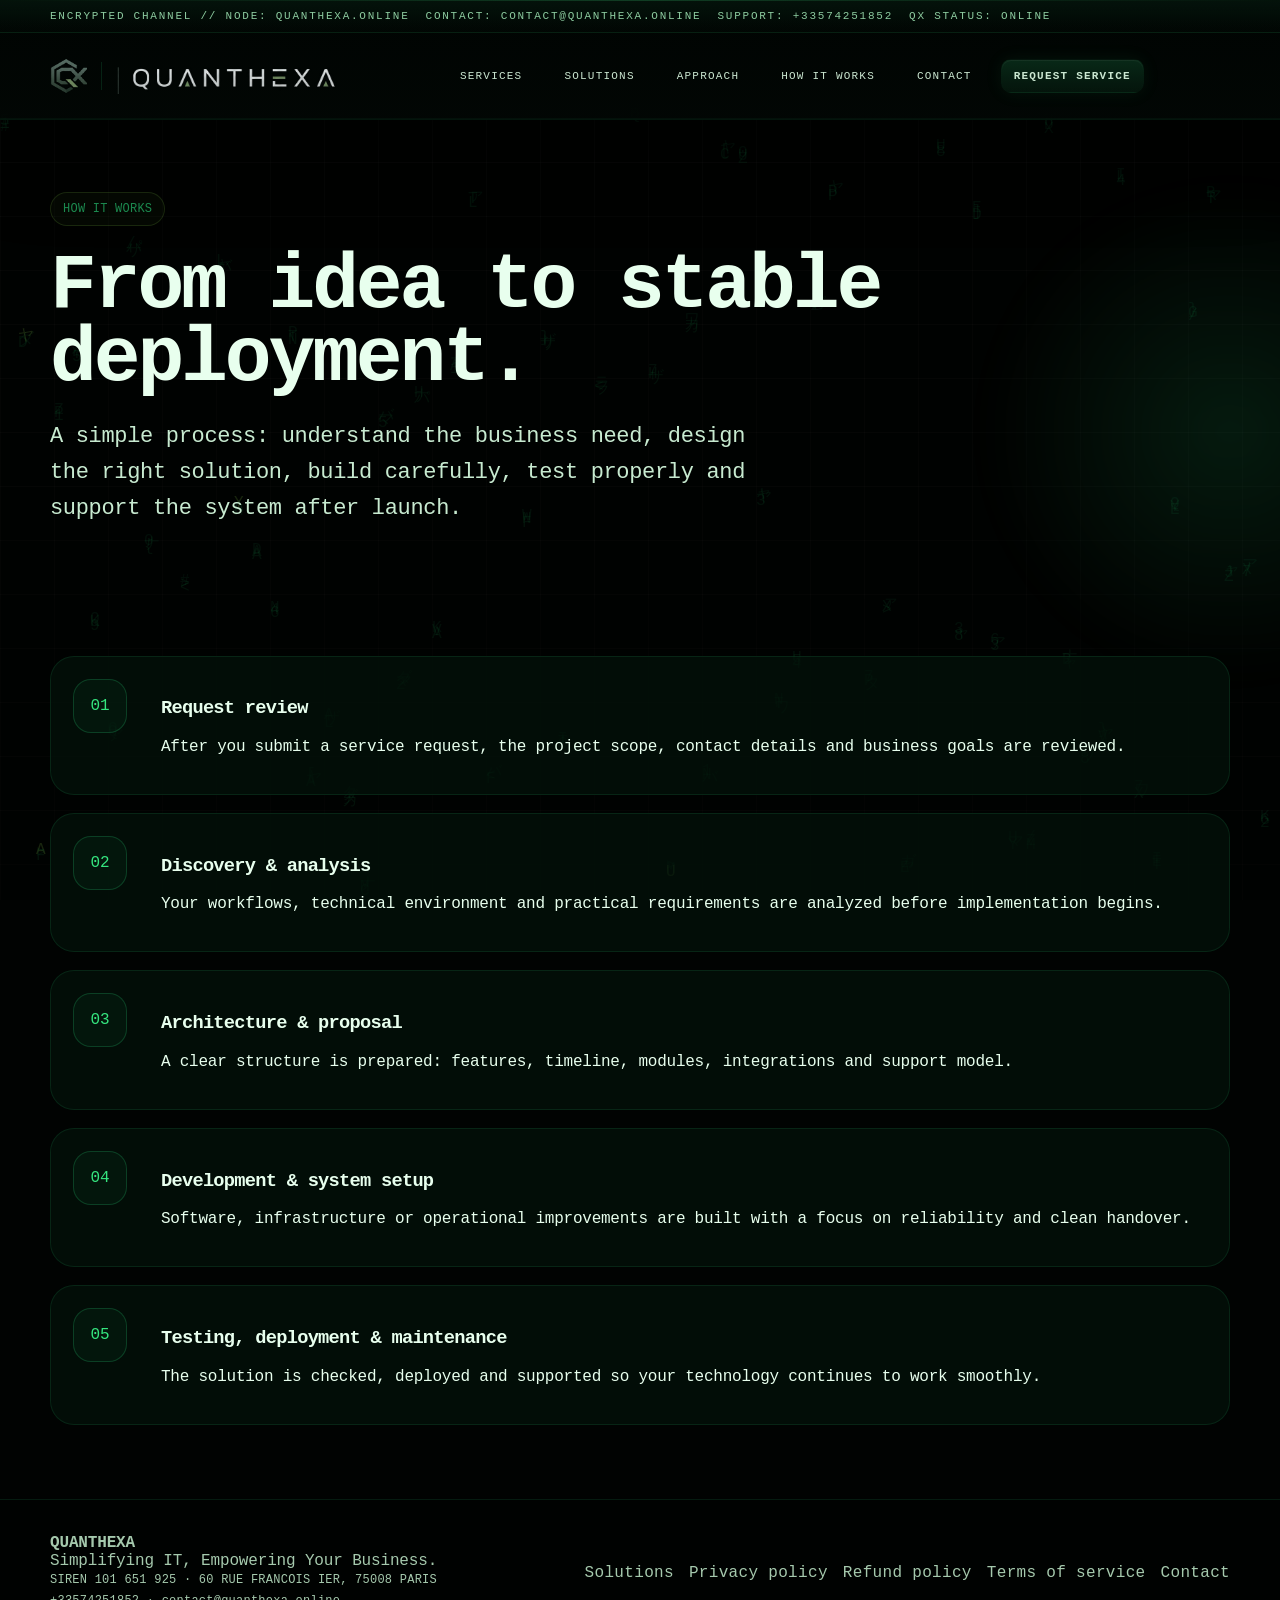
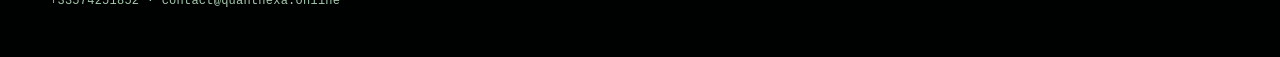
<file: process.html>
<!doctype html><html lang="en"><head><meta charset="utf-8"><meta name="viewport" content="width=device-width, initial-scale=1"><title>How it works · QUANTHEXA</title><meta name="description" content="How QUANTHEXA works with clients from first request to long-term support."><script>
(function(){ try { if (localStorage.getItem('qxPreloaderShown') === 'true') { document.documentElement.classList.add('qx-preloader-skip'); } } catch(e) {}
})();
</script><link rel="stylesheet" href="assets/style.css"> <link rel="icon" type="image/png" sizes="32x32" href="assets/images/favicon-32x32.png"> <link rel="icon" href="assets/images/favicon.ico"> <link rel="apple-touch-icon" href="assets/images/apple-touch-icon.png"></head><body>
<div id="qx-preloader" class="qx-preloader" aria-hidden="true"> <div class="qx-loader-shell"> <div class="qx-loader-mark"><span>QX</span></div> <div class="qx-loader-copy"> <div class="qx-loader-kicker">QUANTHEXA DEVELOPMENT CORE</div> <div class="qx-loader-title">Welcome to the development environment</div> <div class="qx-loader-lines"> <span>[OK] Development environment unlocked</span> <span>[OK] Core modules synchronized</span> <span>[OK] Secure session established</span> </div> <div class="qx-loader-bar"><i></i></div> </div> </div>
</div>
<canvas id="matrixCanvas"></canvas><div class="noise"></div><div class="glow-orb"></div><header class="topbar topbar-hq topbar-hq-v3"> <div class="topbar-signal topbar-signal-v3"> <div class="container topbar-signal-inner topbar-signal-inner-v3"> <span>ENCRYPTED CHANNEL // NODE: QUANTHEXA.ONLINE</span> <span>CONTACT: <span data-site-email>contact@quanthexa.online</span></span> <span>SUPPORT: <span data-site-phone>+33574251852</span></span> <span>QX STATUS: ONLINE</span> </div> </div> <div class="container nav nav-hacker nav-hq nav-hq-v3"> <div class="nav-left nav-left-v3"> <a class="brand brand-split" href="index.html"><img class="brand-symbol" src="assets/images/quanthexa-symbol.png" alt="QUANTHEXA logo"><span class="brand-separator" aria-hidden="true"></span><img class="brand-wordmark" src="assets/images/quanthexa-wordmark.png" alt="QUANTHEXA"></a> </div> <nav class="navlinks navlinks-hacker navlinks-hq navlinks-hq-v3"> <a href="services.html">Services</a> <a href="solutions.html">Solutions</a> <a href="cases.html">Approach</a> <a href="process.html">How it works</a> <a href="contact.html">Contact</a> <a class="btn btn-cta-hacker" href="request.html">Request service</a> </nav> <button class="btn secondary hamb">Menu</button> </div> </header><main><section class="page-hero"><div class="container reveal"><span class="eyebrow">HOW IT WORKS</span><h1>From idea to stable deployment.</h1><p class="lead">A simple process: understand the business need, design the right solution, build carefully, test properly and support the system after launch.</p></div></section><section class="section"><div class="container timeline"><div class="step reveal"><div><h3>Request review</h3><p>After you submit a service request, the project scope, contact details and business goals are reviewed.</p></div></div><div class="step reveal"><div><h3>Discovery & analysis</h3><p>Your workflows, technical environment and practical requirements are analyzed before implementation begins.</p></div></div><div class="step reveal"><div><h3>Architecture & proposal</h3><p>A clear structure is prepared: features, timeline, modules, integrations and support model.</p></div></div><div class="step reveal"><div><h3>Development & system setup</h3><p>Software, infrastructure or operational improvements are built with a focus on reliability and clean handover.</p></div></div><div class="step reveal"><div><h3>Testing, deployment & maintenance</h3><p>The solution is checked, deployed and supported so your technology continues to work smoothly.</p></div></div></div></section></main><footer class="footer"><div class="container footer-grid"><div><b>QUANTHEXA</b><br>Simplifying IT, Empowering Your Business.<br><span class="micro">SASU · SIREN <span data-site-siren>101 651 925</span> · <span data-site-address>60 RUE FRANCOIS IER, 75008 PARIS</span></span><br><span class="micro"><span data-site-phone>+33574251852</span> · <span data-site-email>contact@quanthexa.online</span></span></div><div class="footer-links"><a href="solutions.html">Solutions</a><a href="privacy.html">Privacy policy</a><a href="refund.html">Refund policy</a><a href="terms.html">Terms of service</a><a href="contact.html">Contact</a></div></div></footer><script src="assets/app.js"></script><script src="assets/content-loader.js"></script></body></html>
</file>
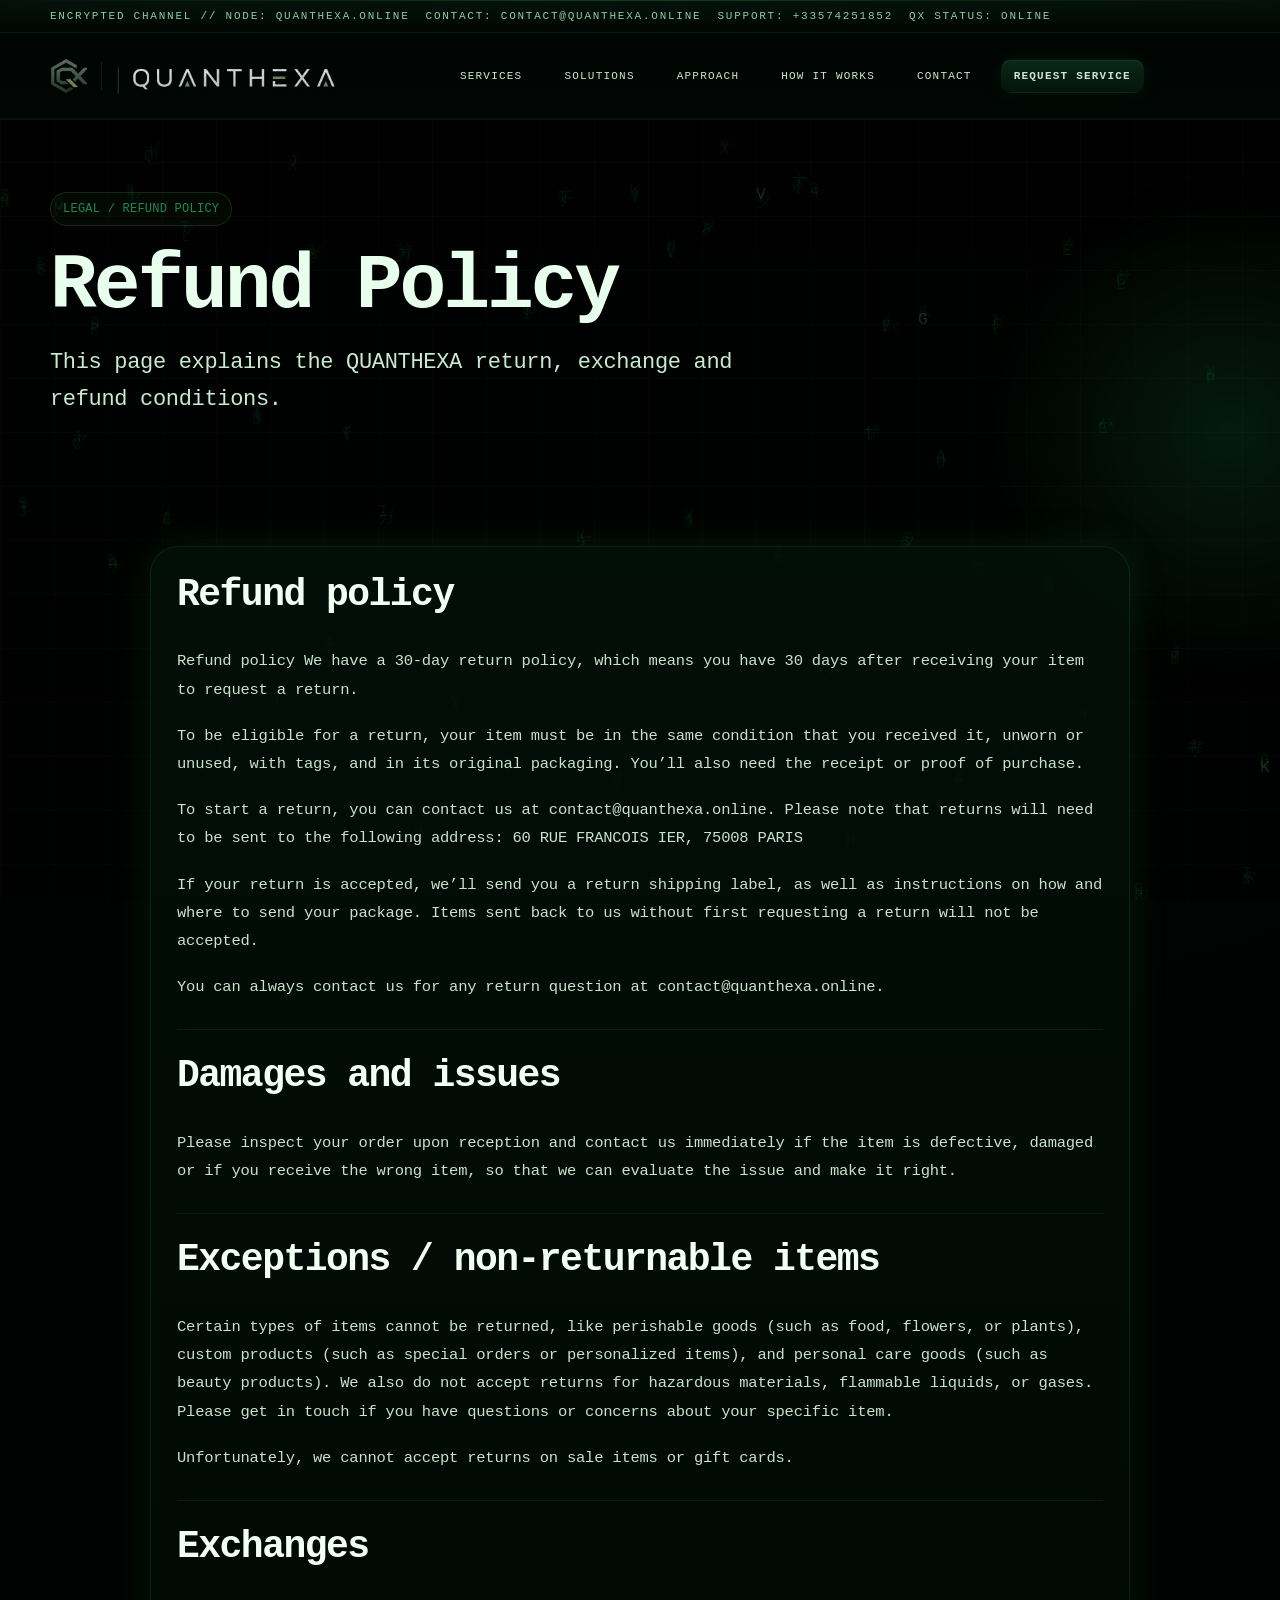
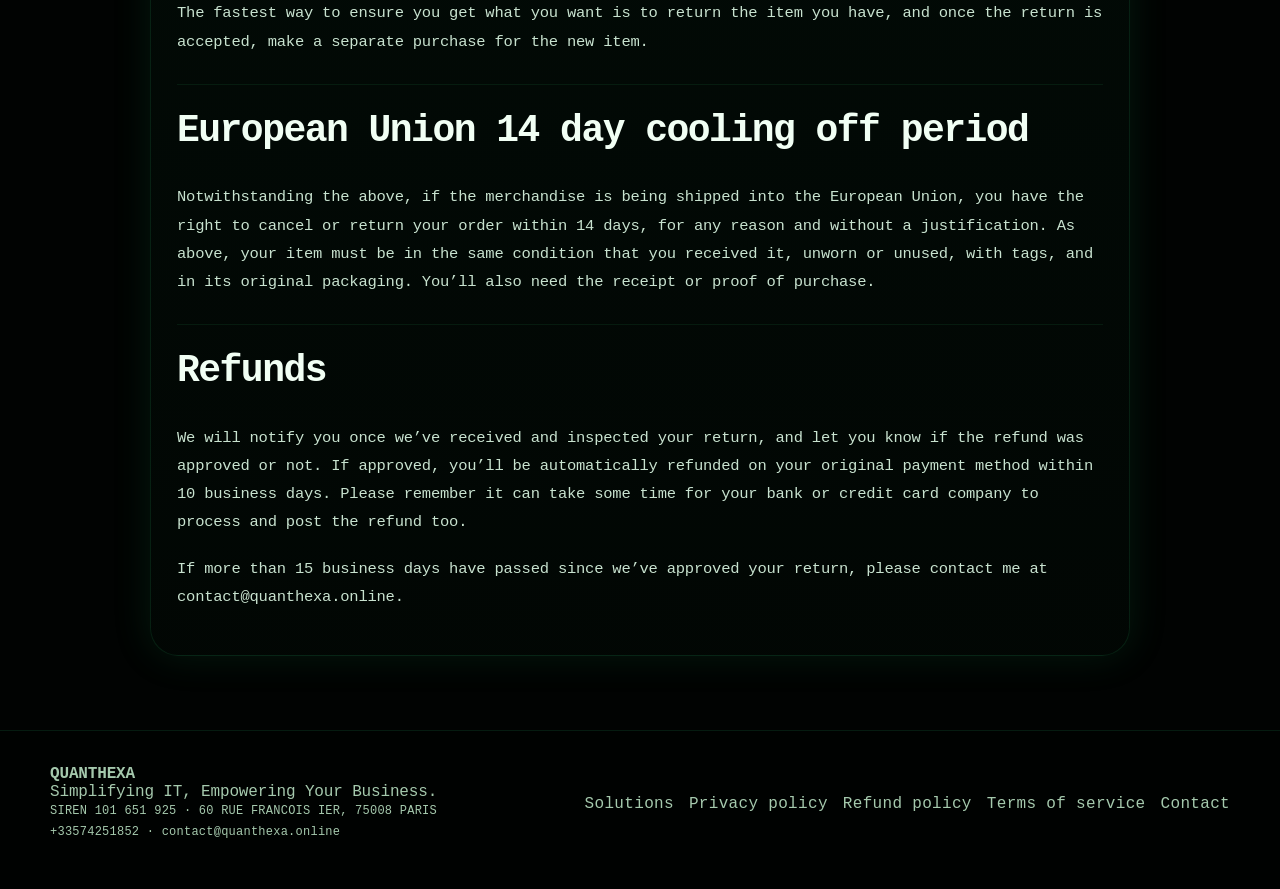
<file: refund.html>
<!doctype html>
<html lang="en">
<head> <meta charset="utf-8"> <meta name="viewport" content="width=device-width, initial-scale=1"> <title>Refund policy · QUANTHEXA</title> <meta name="description" content="QUANTHEXA Refund policy."> <script>
(function(){ try { if (localStorage.getItem('qxPreloaderShown') === 'true') { document.documentElement.classList.add('qx-preloader-skip'); } } catch(e) {}
})(); </script> <link rel="stylesheet" href="assets/style.css"> <link rel="icon" type="image/png" sizes="32x32" href="assets/images/favicon-32x32.png"> <link rel="icon" href="assets/images/favicon.ico"> <link rel="apple-touch-icon" href="assets/images/apple-touch-icon.png">
</head>
<body> <div id="qx-preloader" class="qx-preloader" aria-hidden="true"> <div class="qx-loader-shell"> <div class="qx-loader-mark"><span>QX</span></div> <div class="qx-loader-copy"> <div class="qx-loader-kicker">QUANTHEXA DEVELOPMENT CORE</div> <div class="qx-loader-title">Welcome to the development environment</div> <div class="qx-loader-lines"> <span>[OK] Development environment unlocked</span> <span>[OK] Core modules synchronized</span> <span>[OK] Secure session established</span> </div> <div class="qx-loader-bar"><i></i></div> </div> </div> </div> <canvas id="matrixCanvas"></canvas> <div class="noise"></div> <div class="glow-orb"></div> <header class="topbar topbar-hq topbar-hq-v3"> <div class="topbar-signal topbar-signal-v3"> <div class="container topbar-signal-inner topbar-signal-inner-v3"> <span>ENCRYPTED CHANNEL // NODE: QUANTHEXA.ONLINE</span> <span>CONTACT: <span data-site-email>contact@quanthexa.online</span></span> <span>SUPPORT: <span data-site-phone>+33574251852</span></span> <span>QX STATUS: ONLINE</span> </div> </div> <div class="container nav nav-hacker nav-hq nav-hq-v3"> <div class="nav-left nav-left-v3"> <a class="brand brand-split" href="index.html"><img class="brand-symbol" src="assets/images/quanthexa-symbol.png" alt="QUANTHEXA logo"><span class="brand-separator" aria-hidden="true"></span><img class="brand-wordmark" src="assets/images/quanthexa-wordmark.png" alt="QUANTHEXA"></a> </div> <nav class="navlinks navlinks-hacker navlinks-hq navlinks-hq-v3"> <a href="services.html">Services</a> <a href="solutions.html">Solutions</a> <a href="cases.html">Approach</a> <a href="process.html">How it works</a> <a href="contact.html">Contact</a> <a class="btn btn-cta-hacker" href="request.html">Request service</a> </nav> <button class="btn secondary hamb">Menu</button> </div> </header> <main> <section class="page-hero"> <div class="container reveal"> <span class="eyebrow">LEGAL / REFUND POLICY</span> <h1>Refund policy</h1> <p class="lead">This page explains the QUANTHEXA return, exchange and refund conditions.</p> </div> </section> <section class="section"> <div class="container"> <article class="panel legal policy-page reveal"> <h2>Refund policy</h2>
<p>Refund policy We have a 30-day return policy, which means you have 30 days after receiving your item to request a return.</p>
<p>To be eligible for a return, your item must be in the same condition that you received it, unworn or unused, with tags, and in its original packaging. You’ll also need the receipt or proof of purchase.</p>
<p>To start a return, you can contact us at contact@quanthexa.online. Please note that returns will need to be sent to the following address: 60 RUE FRANCOIS IER, 75008 PARIS</p>
<p>If your return is accepted, we’ll send you a return shipping label, as well as instructions on how and where to send your package. Items sent back to us without first requesting a return will not be accepted.</p>
<p>You can always contact us for any return question at contact@quanthexa.online.</p>
<h2>Damages and issues</h2>
<p>Please inspect your order upon reception and contact us immediately if the item is defective, damaged or if you receive the wrong item, so that we can evaluate the issue and make it right.</p>
<h2>Exceptions / non-returnable items</h2>
<p>Certain types of items cannot be returned, like perishable goods (such as food, flowers, or plants), custom products (such as special orders or personalized items), and personal care goods (such as beauty products). We also do not accept returns for hazardous materials, flammable liquids, or gases. Please get in touch if you have questions or concerns about your specific item.</p>
<p>Unfortunately, we cannot accept returns on sale items or gift cards.</p>
<h2>Exchanges</h2>
<p>The fastest way to ensure you get what you want is to return the item you have, and once the return is accepted, make a separate purchase for the new item.</p>
<h2>European Union 14 day cooling off period</h2>
<p>Notwithstanding the above, if the merchandise is being shipped into the European Union, you have the right to cancel or return your order within 14 days, for any reason and without a justification. As above, your item must be in the same condition that you received it, unworn or unused, with tags, and in its original packaging. You’ll also need the receipt or proof of purchase.</p>
<h2>Refunds</h2>
<p>We will notify you once we’ve received and inspected your return, and let you know if the refund was approved or not. If approved, you’ll be automatically refunded on your original payment method within 10 business days. Please remember it can take some time for your bank or credit card company to process and post the refund too.</p>
<p>If more than 15 business days have passed since we’ve approved your return, please contact me at contact@quanthexa.online.</p> </article> </div> </section> </main> <footer class="footer"> <div class="container footer-grid"> <div><b>QUANTHEXA</b><br>Simplifying IT, Empowering Your Business.<br><span class="micro">SASU · SIREN <span data-site-siren>101 651 925</span> · <span data-site-address>60 RUE FRANCOIS IER, 75008 PARIS</span></span><br><span class="micro"><span data-site-phone>+33574251852</span> · <span data-site-email>contact@quanthexa.online</span></span></div> <div class="footer-links"><a href="solutions.html">Solutions</a><a href="privacy.html">Privacy policy</a><a href="refund.html">Refund policy</a><a href="terms.html">Terms of service</a><a href="contact.html">Contact</a></div> </div> </footer> <script src="assets/app.js"></script>
<script src="https://identity.netlify.com/v1/netlify-identity-widget.js"></script>
<script>
  if (window.netlifyIdentity) {
    window.netlifyIdentity.on("init", user => {
      if (!user) {
        window.netlifyIdentity.on("login", () => { document.location.href = "/admin/"; });
      }
    });
  }
</script>
<script src="assets/content-loader.js"></script>
</body>
</html>
</file>
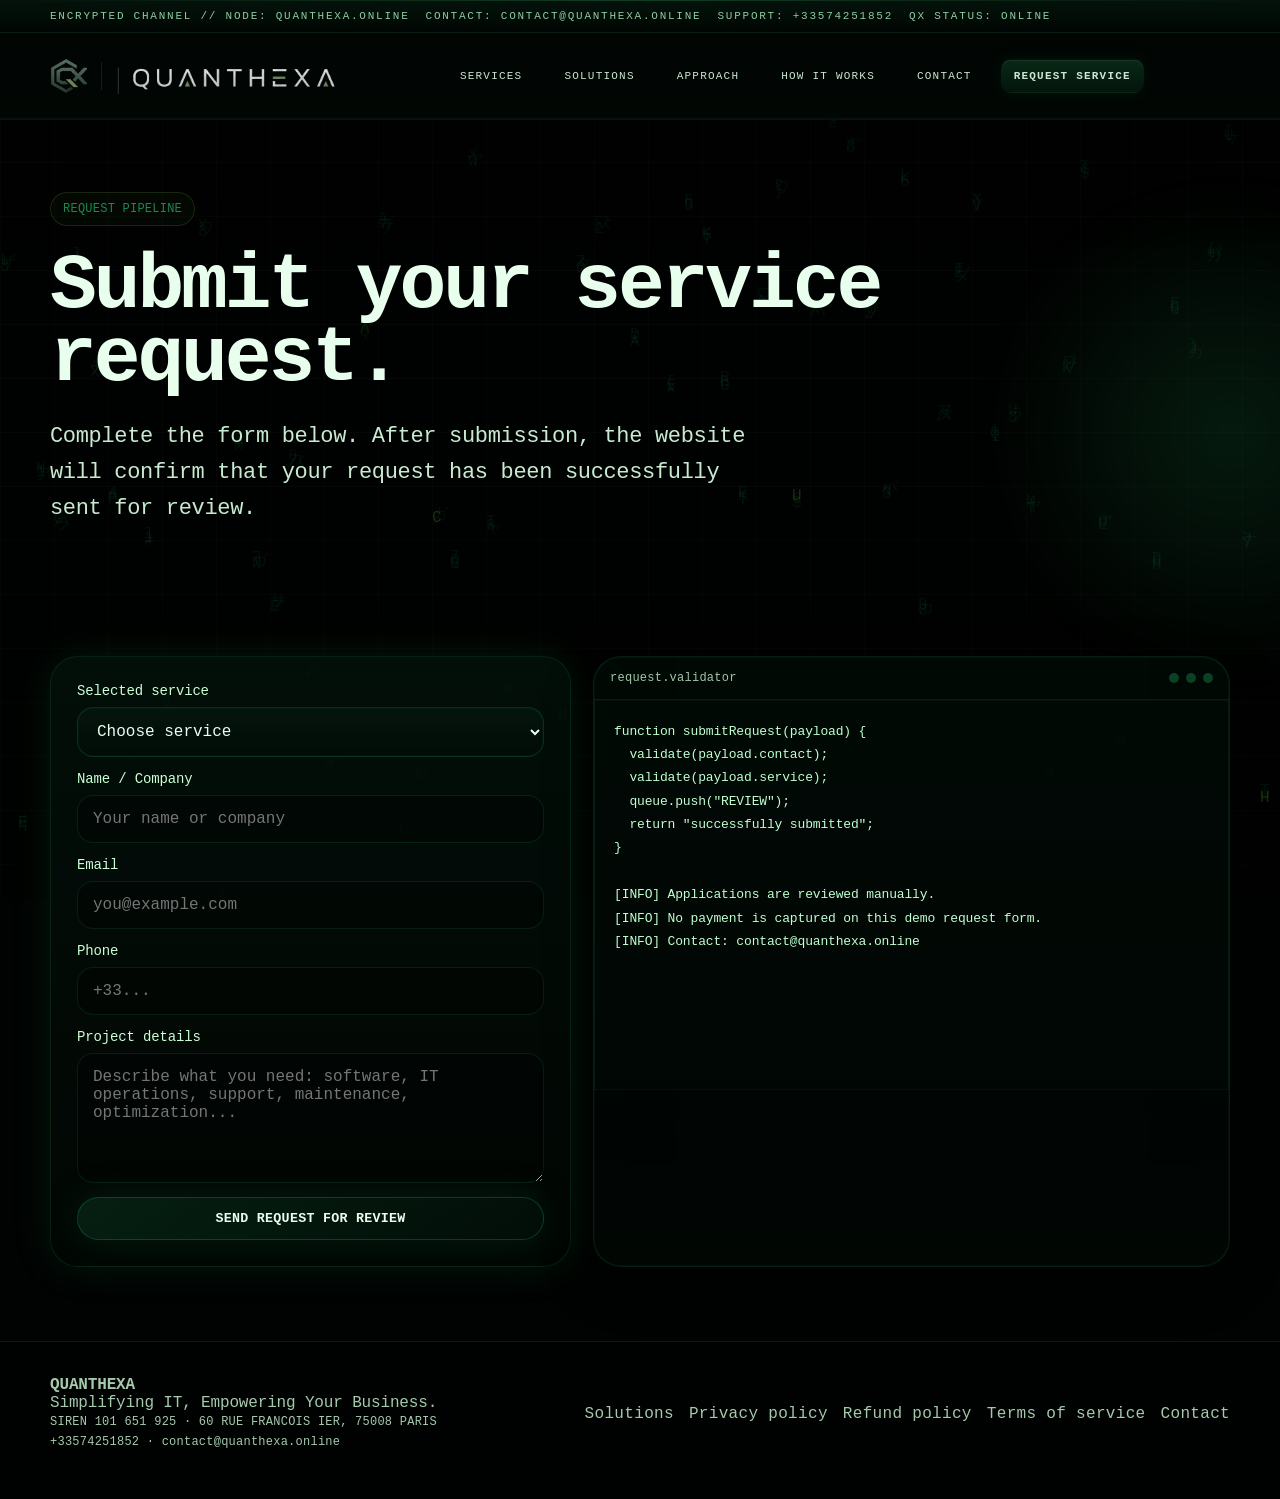
<file: request.html>
<!doctype html><html lang="en"><head><meta charset="utf-8"><meta name="viewport" content="width=device-width, initial-scale=1"><title>Request service · QUANTHEXA</title><meta name="description" content="Submit a QUANTHEXA service request for review."><script>
(function(){ try { if (localStorage.getItem('qxPreloaderShown') === 'true') { document.documentElement.classList.add('qx-preloader-skip'); } } catch(e) {}
})();
</script><link rel="stylesheet" href="assets/style.css"> <link rel="icon" type="image/png" sizes="32x32" href="assets/images/favicon-32x32.png"> <link rel="icon" href="assets/images/favicon.ico"> <link rel="apple-touch-icon" href="assets/images/apple-touch-icon.png"></head><body>
<div id="qx-preloader" class="qx-preloader" aria-hidden="true"> <div class="qx-loader-shell"> <div class="qx-loader-mark"><span>QX</span></div> <div class="qx-loader-copy"> <div class="qx-loader-kicker">QUANTHEXA DEVELOPMENT CORE</div> <div class="qx-loader-title">Welcome to the development environment</div> <div class="qx-loader-lines"> <span>[OK] Development environment unlocked</span> <span>[OK] Core modules synchronized</span> <span>[OK] Secure session established</span> </div> <div class="qx-loader-bar"><i></i></div> </div> </div>
</div>
<canvas id="matrixCanvas"></canvas><div class="noise"></div><div class="glow-orb"></div><header class="topbar topbar-hq topbar-hq-v3"> <div class="topbar-signal topbar-signal-v3"> <div class="container topbar-signal-inner topbar-signal-inner-v3"> <span>ENCRYPTED CHANNEL // NODE: QUANTHEXA.ONLINE</span> <span>CONTACT: <span data-site-email>contact@quanthexa.online</span></span> <span>SUPPORT: <span data-site-phone>+33574251852</span></span> <span>QX STATUS: ONLINE</span> </div> </div> <div class="container nav nav-hacker nav-hq nav-hq-v3"> <div class="nav-left nav-left-v3"> <a class="brand brand-split" href="index.html"><img class="brand-symbol" src="assets/images/quanthexa-symbol.png" alt="QUANTHEXA logo"><span class="brand-separator" aria-hidden="true"></span><img class="brand-wordmark" src="assets/images/quanthexa-wordmark.png" alt="QUANTHEXA"></a> </div> <nav class="navlinks navlinks-hacker navlinks-hq navlinks-hq-v3"> <a href="services.html">Services</a> <a href="solutions.html">Solutions</a> <a href="cases.html">Approach</a> <a href="process.html">How it works</a> <a href="contact.html">Contact</a> <a class="btn btn-cta-hacker" href="request.html">Request service</a> </nav> <button class="btn secondary hamb">Menu</button> </div> </header><main><section class="page-hero"><div class="container reveal"><span class="eyebrow">REQUEST PIPELINE</span><h1>Submit your service request.</h1><p class="lead">Complete the form below. After submission, the website will confirm that your request has been successfully sent for review.</p></div></section><section class="section"><div class="container split"><div class="panel reveal"><div class="success">Request successfully submitted. Your application has been sent for review. QUANTHEXA will contact you using the details provided.</div><form class="form" id="requestForm"><div class="field"><label>Selected service</label><select id="chosenService" required><option value="">Choose service</option><option>Software Development & Custom Solutions</option><option>IT Operations & System Management</option><option>Software Support & Maintenance</option><option>Web & Mobile Applications</option><option>Server, Network & Enterprise Systems</option><option>Workflow Efficiency & Optimization</option></select></div><div class="field"><label>Name / Company</label><input required placeholder="Your name or company"></div><div class="field"><label>Email</label><input type="email" required placeholder="you@example.com"></div><div class="field"><label>Phone</label><input placeholder="+33..."></div><div class="field"><label>Project details</label><textarea required placeholder="Describe what you need: software, IT operations, support, maintenance, optimization..."></textarea></div><button class="btn" type="submit">Send request for review</button></form></div><div class="terminal reveal"><div class="terminal-head">request.validator <div class="dots"><i></i><i></i><i></i></div></div><div class="code-window">function submitRequest(payload) {<br>&nbsp;&nbsp;validate(payload.contact);<br>&nbsp;&nbsp;validate(payload.service);<br>&nbsp;&nbsp;queue.push("REVIEW");<br>&nbsp;&nbsp;return "successfully submitted";<br>}<br><br>[INFO] Applications are reviewed manually.<br>[INFO] No payment is captured on this demo request form.<br>[INFO] Contact: contact@quanthexa.online</div></div></div></section></main><footer class="footer"><div class="container footer-grid"><div><b>QUANTHEXA</b><br>Simplifying IT, Empowering Your Business.<br><span class="micro">SASU · SIREN <span data-site-siren>101 651 925</span> · <span data-site-address>60 RUE FRANCOIS IER, 75008 PARIS</span></span><br><span class="micro"><span data-site-phone>+33574251852</span> · <span data-site-email>contact@quanthexa.online</span></span></div><div class="footer-links"><a href="solutions.html">Solutions</a><a href="privacy.html">Privacy policy</a><a href="refund.html">Refund policy</a><a href="terms.html">Terms of service</a><a href="contact.html">Contact</a></div></div></footer><script src="assets/app.js"></script><script src="assets/content-loader.js"></script></body></html>
</file>
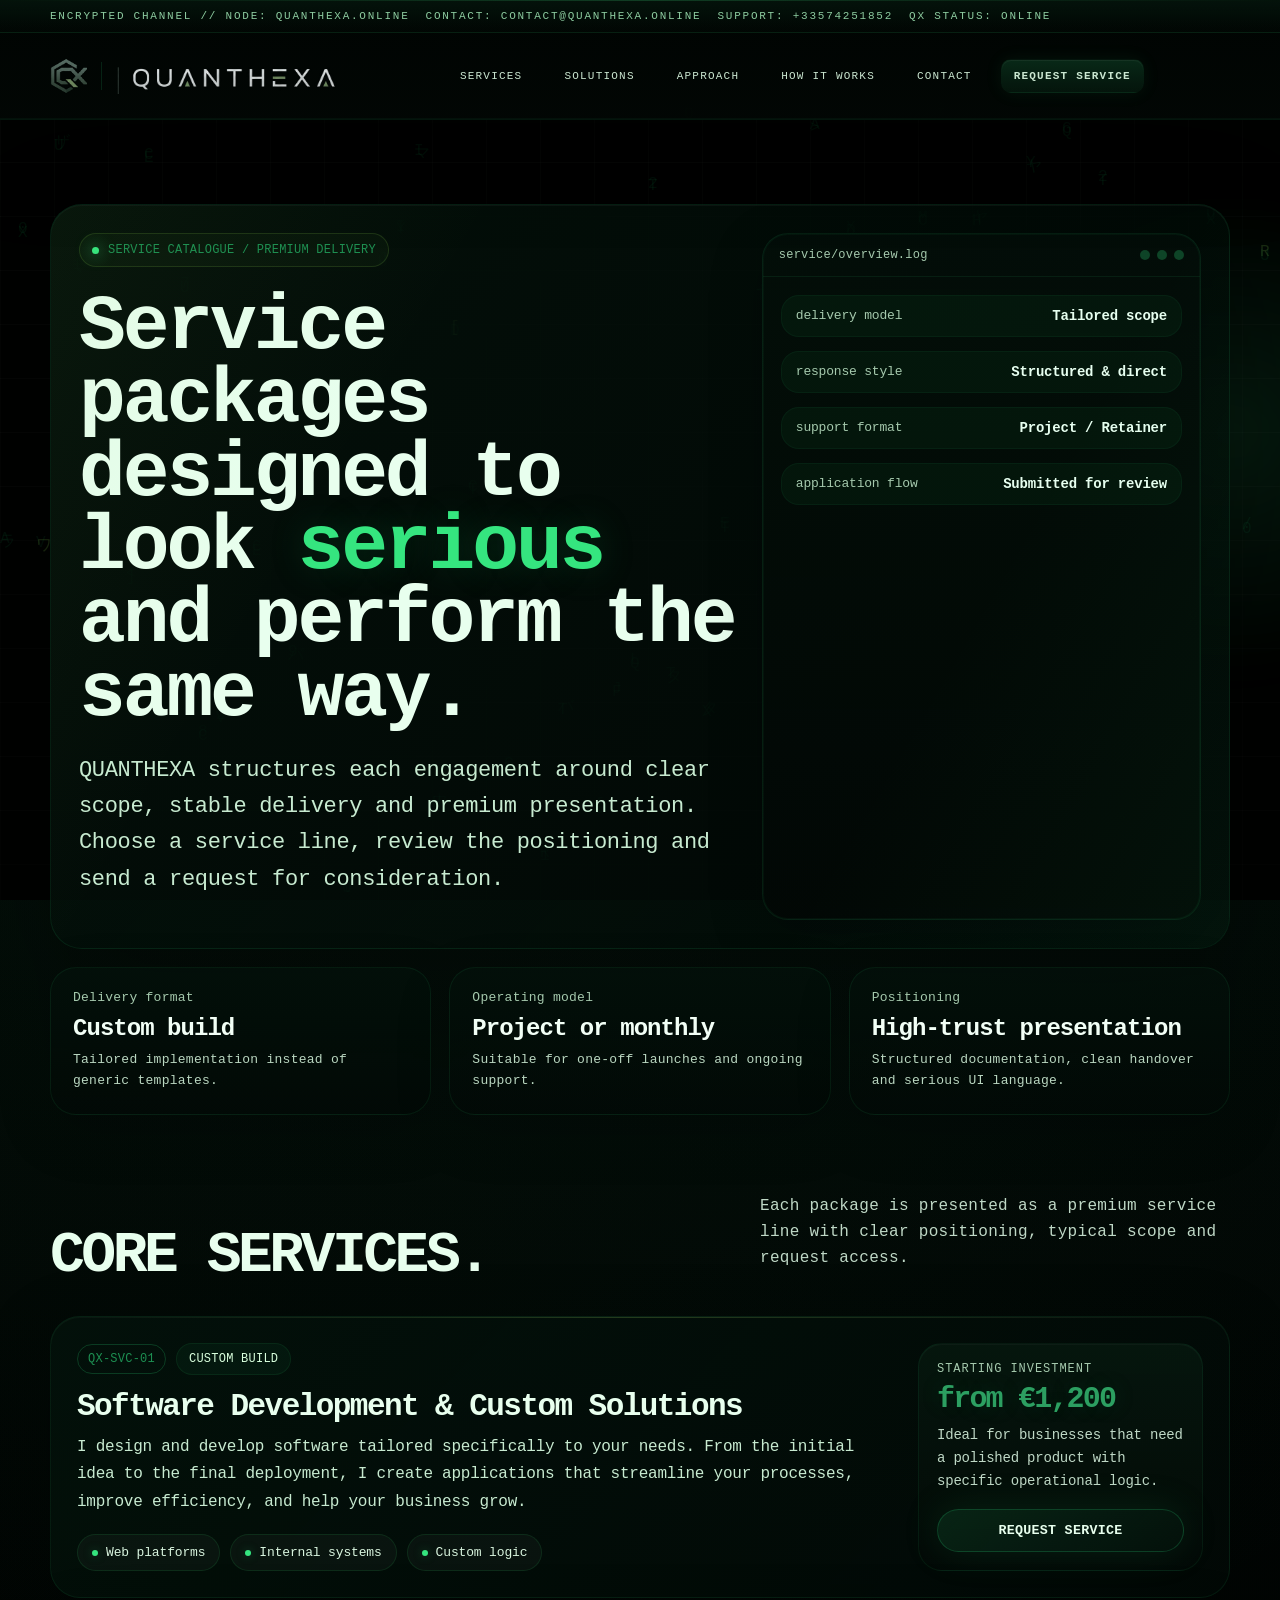
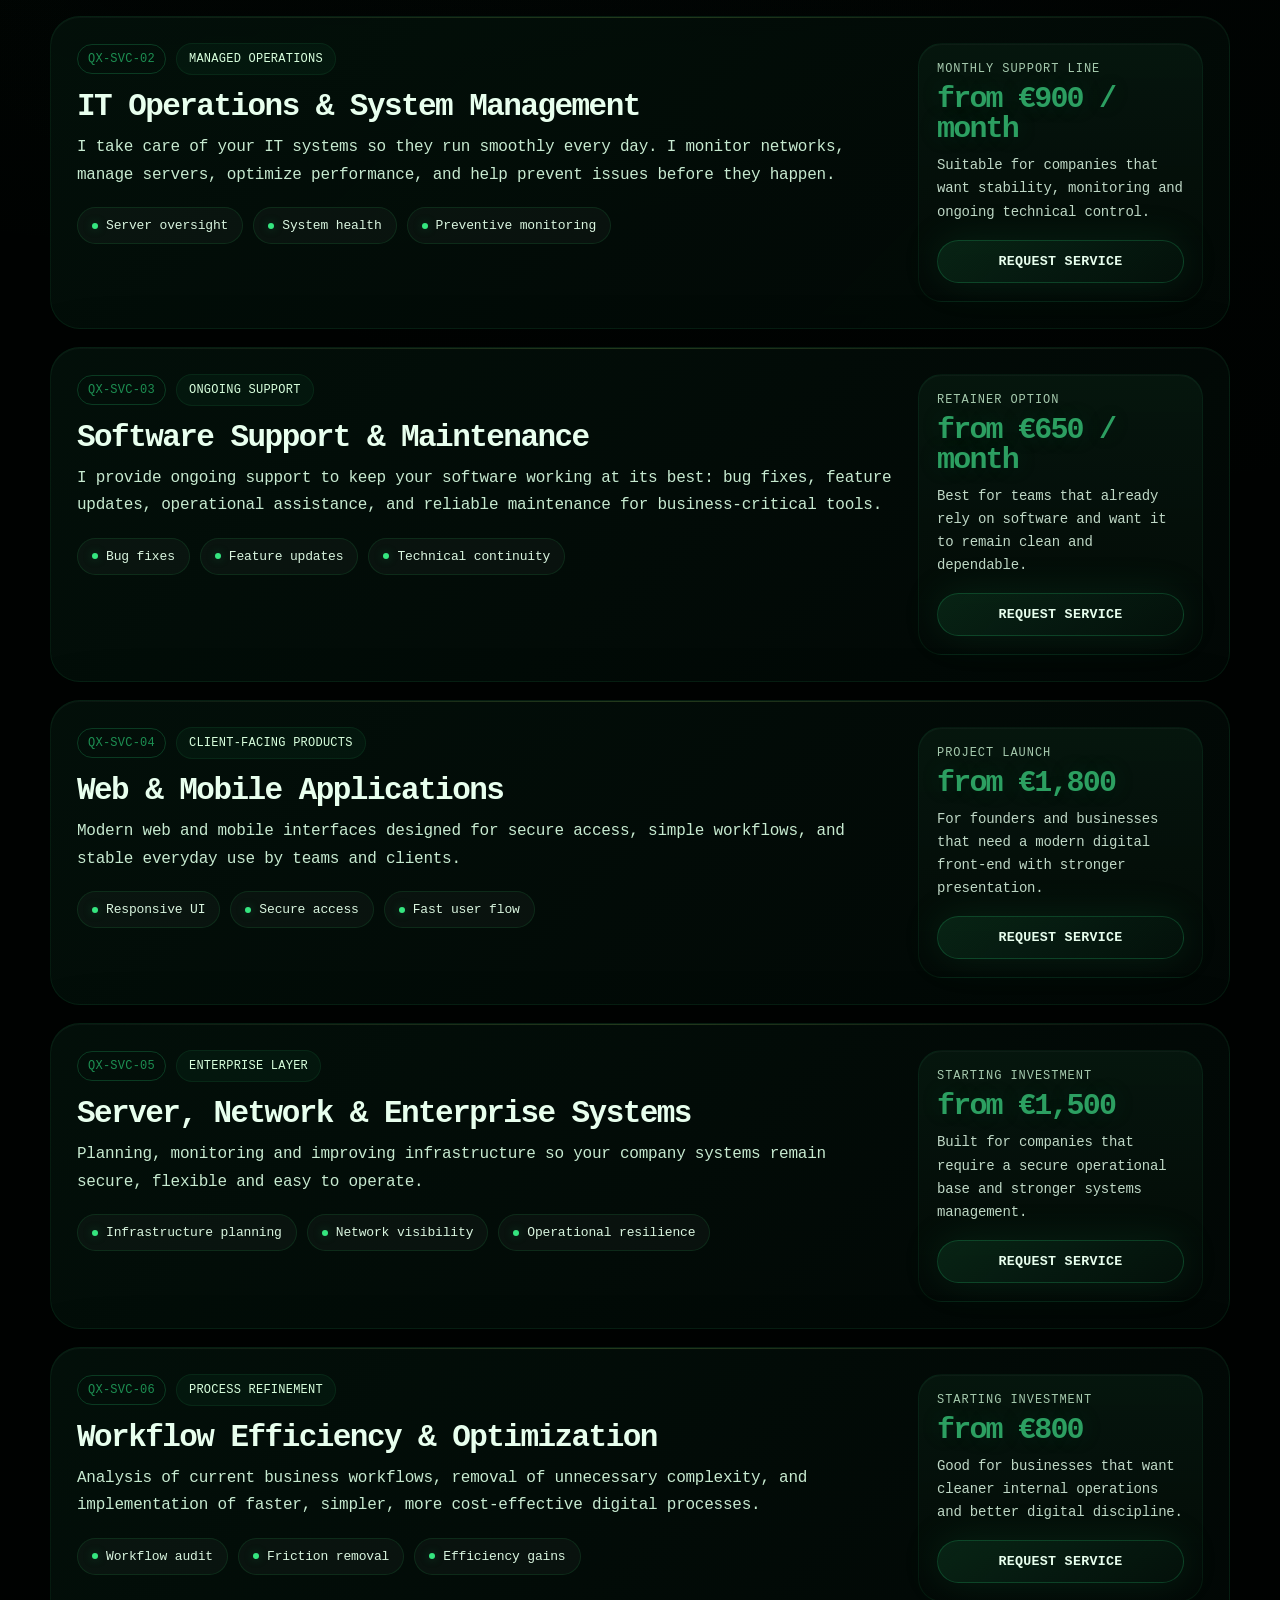
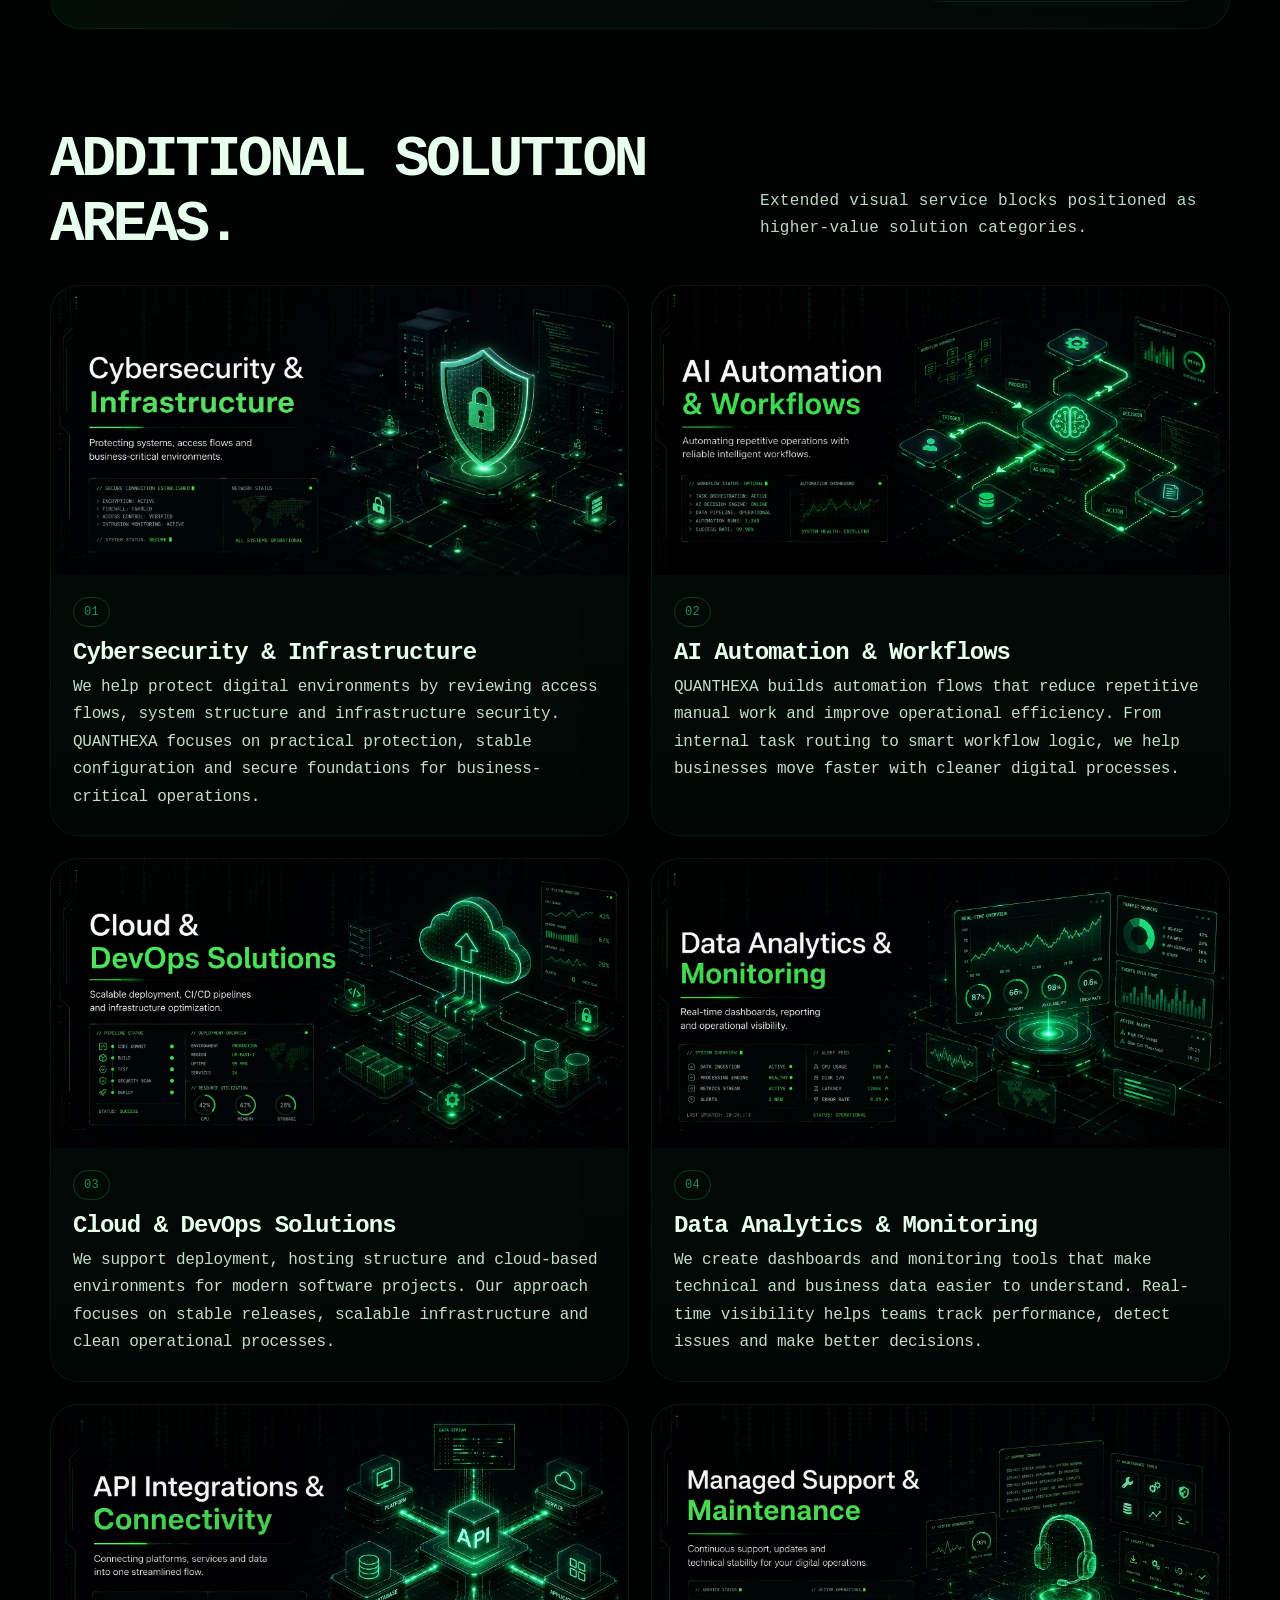
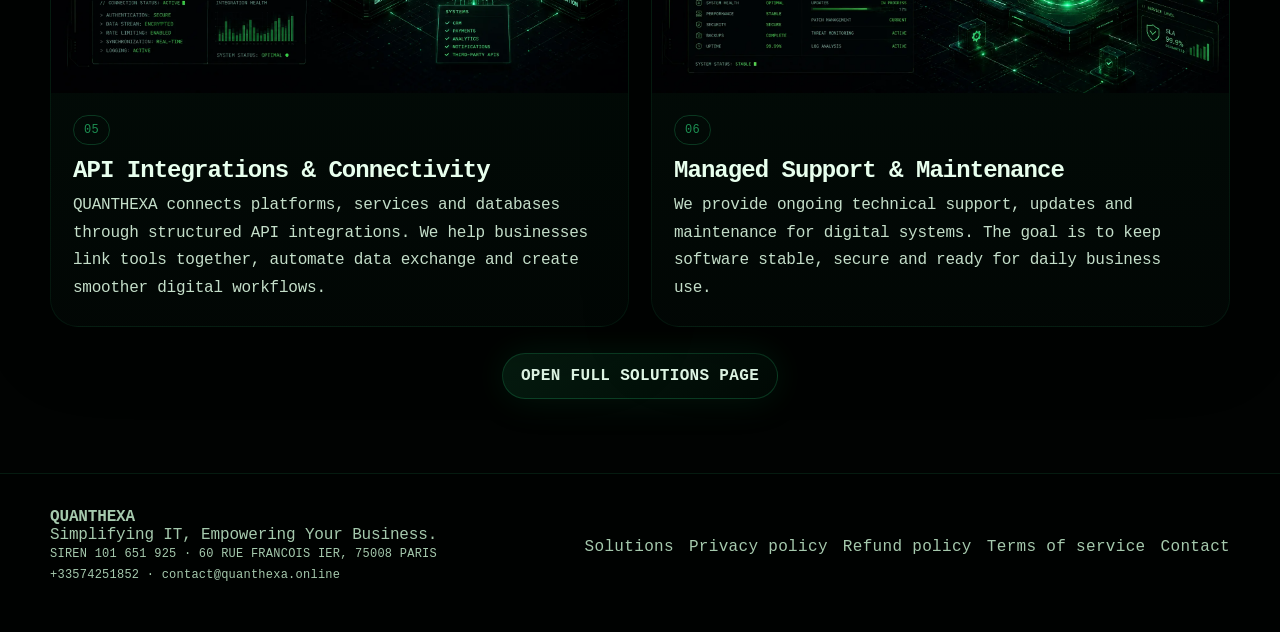
<file: services.html>
<!doctype html>
<html lang="en">
<head> <meta charset="utf-8"> <meta name="viewport" content="width=device-width, initial-scale=1"> <title>Services · QUANTHEXA</title> <meta name="description" content="QUANTHEXA service catalogue for software development, IT operations and maintenance."> <script>
(function(){ try { if (localStorage.getItem('qxPreloaderShown') === 'true') { document.documentElement.classList.add('qx-preloader-skip'); } } catch(e) {}
})();
</script><link rel="stylesheet" href="assets/style.css"> <link rel="icon" type="image/png" sizes="32x32" href="assets/images/favicon-32x32.png"> <link rel="icon" href="assets/images/favicon.ico"> <link rel="apple-touch-icon" href="assets/images/apple-touch-icon.png">
</head>
<body>
<div id="qx-preloader" class="qx-preloader" aria-hidden="true"> <div class="qx-loader-shell"> <div class="qx-loader-mark"><span>QX</span></div> <div class="qx-loader-copy"> <div class="qx-loader-kicker">QUANTHEXA DEVELOPMENT CORE</div> <div class="qx-loader-title">Welcome to the development environment</div> <div class="qx-loader-lines"> <span>[OK] Development environment unlocked</span> <span>[OK] Core modules synchronized</span> <span>[OK] Secure session established</span> </div> <div class="qx-loader-bar"><i></i></div> </div> </div>
</div> <canvas id="matrixCanvas"></canvas> <div class="noise"></div> <div class="glow-orb"></div> <header class="topbar topbar-hq topbar-hq-v3"> <div class="topbar-signal topbar-signal-v3"> <div class="container topbar-signal-inner topbar-signal-inner-v3"> <span>ENCRYPTED CHANNEL // NODE: QUANTHEXA.ONLINE</span> <span>CONTACT: <span data-site-email>contact@quanthexa.online</span></span> <span>SUPPORT: <span data-site-phone>+33574251852</span></span> <span>QX STATUS: ONLINE</span> </div> </div> <div class="container nav nav-hacker nav-hq nav-hq-v3"> <div class="nav-left nav-left-v3"> <a class="brand brand-split" href="index.html"><img class="brand-symbol" src="assets/images/quanthexa-symbol.png" alt="QUANTHEXA logo"><span class="brand-separator" aria-hidden="true"></span><img class="brand-wordmark" src="assets/images/quanthexa-wordmark.png" alt="QUANTHEXA"></a> </div> <nav class="navlinks navlinks-hacker navlinks-hq navlinks-hq-v3"> <a href="services.html">Services</a> <a href="solutions.html">Solutions</a> <a href="cases.html">Approach</a> <a href="process.html">How it works</a> <a href="contact.html">Contact</a> <a class="btn btn-cta-hacker" href="request.html">Request service</a> </nav> <button class="btn secondary hamb">Menu</button> </div> </header> <main> <section class="page-hero premium-hero"> <div class="container"> <div class="hero-shell reveal"> <div class="hero-shell-copy"> <span class="eyebrow"><span class="pulse"></span> SERVICE CATALOGUE / PREMIUM DELIVERY</span> <h1>Service packages designed to look <span class="accent">serious</span> and perform the same way.</h1> <p class="lead">QUANTHEXA structures each engagement around clear scope, stable delivery and premium presentation. Choose a service line, review the positioning and send a request for consideration.</p> </div> <div class="hero-shell-aside"> <div class="mini-terminal"> <div class="mini-head">service/overview.log <div class="dots"><i></i><i></i><i></i></div></div> <div class="mini-body"> <div><span>delivery model</span><b>Tailored scope</b></div> <div><span>response style</span><b>Structured & direct</b></div> <div><span>support format</span><b>Project / Retainer</b></div> <div><span>application flow</span><b>Submitted for review</b></div> </div> </div> </div> </div> <div class="hero-metrics reveal"> <div class="metric-card"><span>Delivery format</span><b>Custom build</b><small>Tailored implementation instead of generic templates.</small></div> <div class="metric-card"><span>Operating model</span><b>Project or monthly</b><small>Suitable for one-off launches and ongoing support.</small></div> <div class="metric-card"><span>Positioning</span><b>High-trust presentation</b><small>Structured documentation, clean handover and serious UI language.</small></div> </div> </div> </section> <section class="section services-premium-section"> <div class="container"> <div class="section-title reveal"> <h2>Core services.</h2> <p>Each package is presented as a premium service line with clear positioning, typical scope and request access.</p> </div> <div class="premium-services"> <article class="service-lux reveal"> <div class="service-lux-main"> <div class="service-lux-top"><span class="badge">QX-SVC-01</span><span class="service-tag">Custom build</span></div> <h3>Software Development & Custom Solutions</h3> <p>I design and develop software tailored specifically to your needs. From the initial idea to the final deployment, I create applications that streamline your processes, improve efficiency, and help your business grow.</p> <div class="service-points"> <span>Web platforms</span> <span>Internal systems</span> <span>Custom logic</span> </div> </div> <aside class="service-lux-side"> <div class="service-price-block"> <small>starting investment</small> <div class="price">from €1,200</div> <p>Ideal for businesses that need a polished product with specific operational logic.</p> </div> <button class="btn" data-service="Software Development & Custom Solutions">Request service</button> </aside> </article> <article class="service-lux reveal"> <div class="service-lux-main"> <div class="service-lux-top"><span class="badge">QX-SVC-02</span><span class="service-tag">Managed operations</span></div> <h3>IT Operations & System Management</h3> <p>I take care of your IT systems so they run smoothly every day. I monitor networks, manage servers, optimize performance, and help prevent issues before they happen.</p> <div class="service-points"> <span>Server oversight</span> <span>System health</span> <span>Preventive monitoring</span> </div> </div> <aside class="service-lux-side"> <div class="service-price-block"> <small>monthly support line</small> <div class="price">from €900 / month</div> <p>Suitable for companies that want stability, monitoring and ongoing technical control.</p> </div> <button class="btn" data-service="IT Operations & System Management">Request service</button> </aside> </article> <article class="service-lux reveal"> <div class="service-lux-main"> <div class="service-lux-top"><span class="badge">QX-SVC-03</span><span class="service-tag">Ongoing support</span></div> <h3>Software Support & Maintenance</h3> <p>I provide ongoing support to keep your software working at its best: bug fixes, feature updates, operational assistance, and reliable maintenance for business-critical tools.</p> <div class="service-points"> <span>Bug fixes</span> <span>Feature updates</span> <span>Technical continuity</span> </div> </div> <aside class="service-lux-side"> <div class="service-price-block"> <small>retainer option</small> <div class="price">from €650 / month</div> <p>Best for teams that already rely on software and want it to remain clean and dependable.</p> </div> <button class="btn" data-service="Software Support & Maintenance">Request service</button> </aside> </article> <article class="service-lux reveal"> <div class="service-lux-main"> <div class="service-lux-top"><span class="badge">QX-SVC-04</span><span class="service-tag">Client-facing products</span></div> <h3>Web & Mobile Applications</h3> <p>Modern web and mobile interfaces designed for secure access, simple workflows, and stable everyday use by teams and clients.</p> <div class="service-points"> <span>Responsive UI</span> <span>Secure access</span> <span>Fast user flow</span> </div> </div> <aside class="service-lux-side"> <div class="service-price-block"> <small>project launch</small> <div class="price">from €1,800</div> <p>For founders and businesses that need a modern digital front-end with stronger presentation.</p> </div> <button class="btn" data-service="Web & Mobile Applications">Request service</button> </aside> </article> <article class="service-lux reveal"> <div class="service-lux-main"> <div class="service-lux-top"><span class="badge">QX-SVC-05</span><span class="service-tag">Enterprise layer</span></div> <h3>Server, Network & Enterprise Systems</h3> <p>Planning, monitoring and improving infrastructure so your company systems remain secure, flexible and easy to operate.</p> <div class="service-points"> <span>Infrastructure planning</span> <span>Network visibility</span> <span>Operational resilience</span> </div> </div> <aside class="service-lux-side"> <div class="service-price-block"> <small>starting investment</small> <div class="price">from €1,500</div> <p>Built for companies that require a secure operational base and stronger systems management.</p> </div> <button class="btn" data-service="Server, Network & Enterprise Systems">Request service</button> </aside> </article> <article class="service-lux reveal"> <div class="service-lux-main"> <div class="service-lux-top"><span class="badge">QX-SVC-06</span><span class="service-tag">Process refinement</span></div> <h3>Workflow Efficiency & Optimization</h3> <p>Analysis of current business workflows, removal of unnecessary complexity, and implementation of faster, simpler, more cost-effective digital processes.</p> <div class="service-points"> <span>Workflow audit</span> <span>Friction removal</span> <span>Efficiency gains</span> </div> </div> <aside class="service-lux-side"> <div class="service-price-block"> <small>starting investment</small> <div class="price">from €800</div> <p>Good for businesses that want cleaner internal operations and better digital discipline.</p> </div> <button class="btn" data-service="Workflow Efficiency & Optimization">Request service</button> </aside> </article> </div> </div> </section> <section class="section solutions-preview-section"> <div class="container"> <div class="section-title reveal"> <h2>Additional solution areas.</h2> <p>Extended visual service blocks positioned as higher-value solution categories.</p> </div> <div class="visual-grid premium-visual-grid"> <div class="visual-card reveal"><img src="assets/images/cybersecurity-infrastructure.webp" alt="Cybersecurity & Infrastructure" loading="lazy"><div><span class="badge">01</span><h3>Cybersecurity & Infrastructure</h3><p>We help protect digital environments by reviewing access flows, system structure and infrastructure security. QUANTHEXA focuses on practical protection, stable configuration and secure foundations for business-critical operations.</p></div></div> <div class="visual-card reveal"><img src="assets/images/ai-automation-workflows.webp" alt="AI Automation & Workflows" loading="lazy"><div><span class="badge">02</span><h3>AI Automation & Workflows</h3><p>QUANTHEXA builds automation flows that reduce repetitive manual work and improve operational efficiency. From internal task routing to smart workflow logic, we help businesses move faster with cleaner digital processes.</p></div></div> <div class="visual-card reveal"><img src="assets/images/cloud-devops-solutions.webp" alt="Cloud & DevOps Solutions" loading="lazy"><div><span class="badge">03</span><h3>Cloud & DevOps Solutions</h3><p>We support deployment, hosting structure and cloud-based environments for modern software projects. Our approach focuses on stable releases, scalable infrastructure and clean operational processes.</p></div></div> <div class="visual-card reveal"><img src="assets/images/data-analytics-monitoring.webp" alt="Data Analytics & Monitoring" loading="lazy"><div><span class="badge">04</span><h3>Data Analytics & Monitoring</h3><p>We create dashboards and monitoring tools that make technical and business data easier to understand. Real-time visibility helps teams track performance, detect issues and make better decisions.</p></div></div> <div class="visual-card reveal"><img src="assets/images/api-integrations-connectivity.webp" alt="API Integrations & Connectivity" loading="lazy"><div><span class="badge">05</span><h3>API Integrations & Connectivity</h3><p>QUANTHEXA connects platforms, services and databases through structured API integrations. We help businesses link tools together, automate data exchange and create smoother digital workflows.</p></div></div> <div class="visual-card reveal"><img src="assets/images/managed-support-maintenance.webp" alt="Managed Support & Maintenance" loading="lazy"><div><span class="badge">06</span><h3>Managed Support & Maintenance</h3><p>We provide ongoing technical support, updates and maintenance for digital systems. The goal is to keep software stable, secure and ready for daily business use.</p></div></div> </div> <div class="center-action reveal"><a class="btn" href="solutions.html">Open full solutions page</a></div> </div> </section> </main> <footer class="footer"> <div class="container footer-grid"> <div><b>QUANTHEXA</b><br>Simplifying IT, Empowering Your Business.<br><span class="micro">SASU · SIREN <span data-site-siren>101 651 925</span> · <span data-site-address>60 RUE FRANCOIS IER, 75008 PARIS</span></span><br><span class="micro"><span data-site-phone>+33574251852</span> · <span data-site-email>contact@quanthexa.online</span></span></div> <div class="footer-links"><a href="solutions.html">Solutions</a><a href="privacy.html">Privacy policy</a><a href="refund.html">Refund policy</a><a href="terms.html">Terms of service</a><a href="contact.html">Contact</a></div> </div> </footer> <script src="assets/app.js"></script>
<script src="https://identity.netlify.com/v1/netlify-identity-widget.js"></script>
<script>
  if (window.netlifyIdentity) {
    window.netlifyIdentity.on("init", user => {
      if (!user) {
        window.netlifyIdentity.on("login", () => { document.location.href = "/admin/"; });
      }
    });
  }
</script>
<script src="assets/content-loader.js"></script>
</body>
</html>
</file>
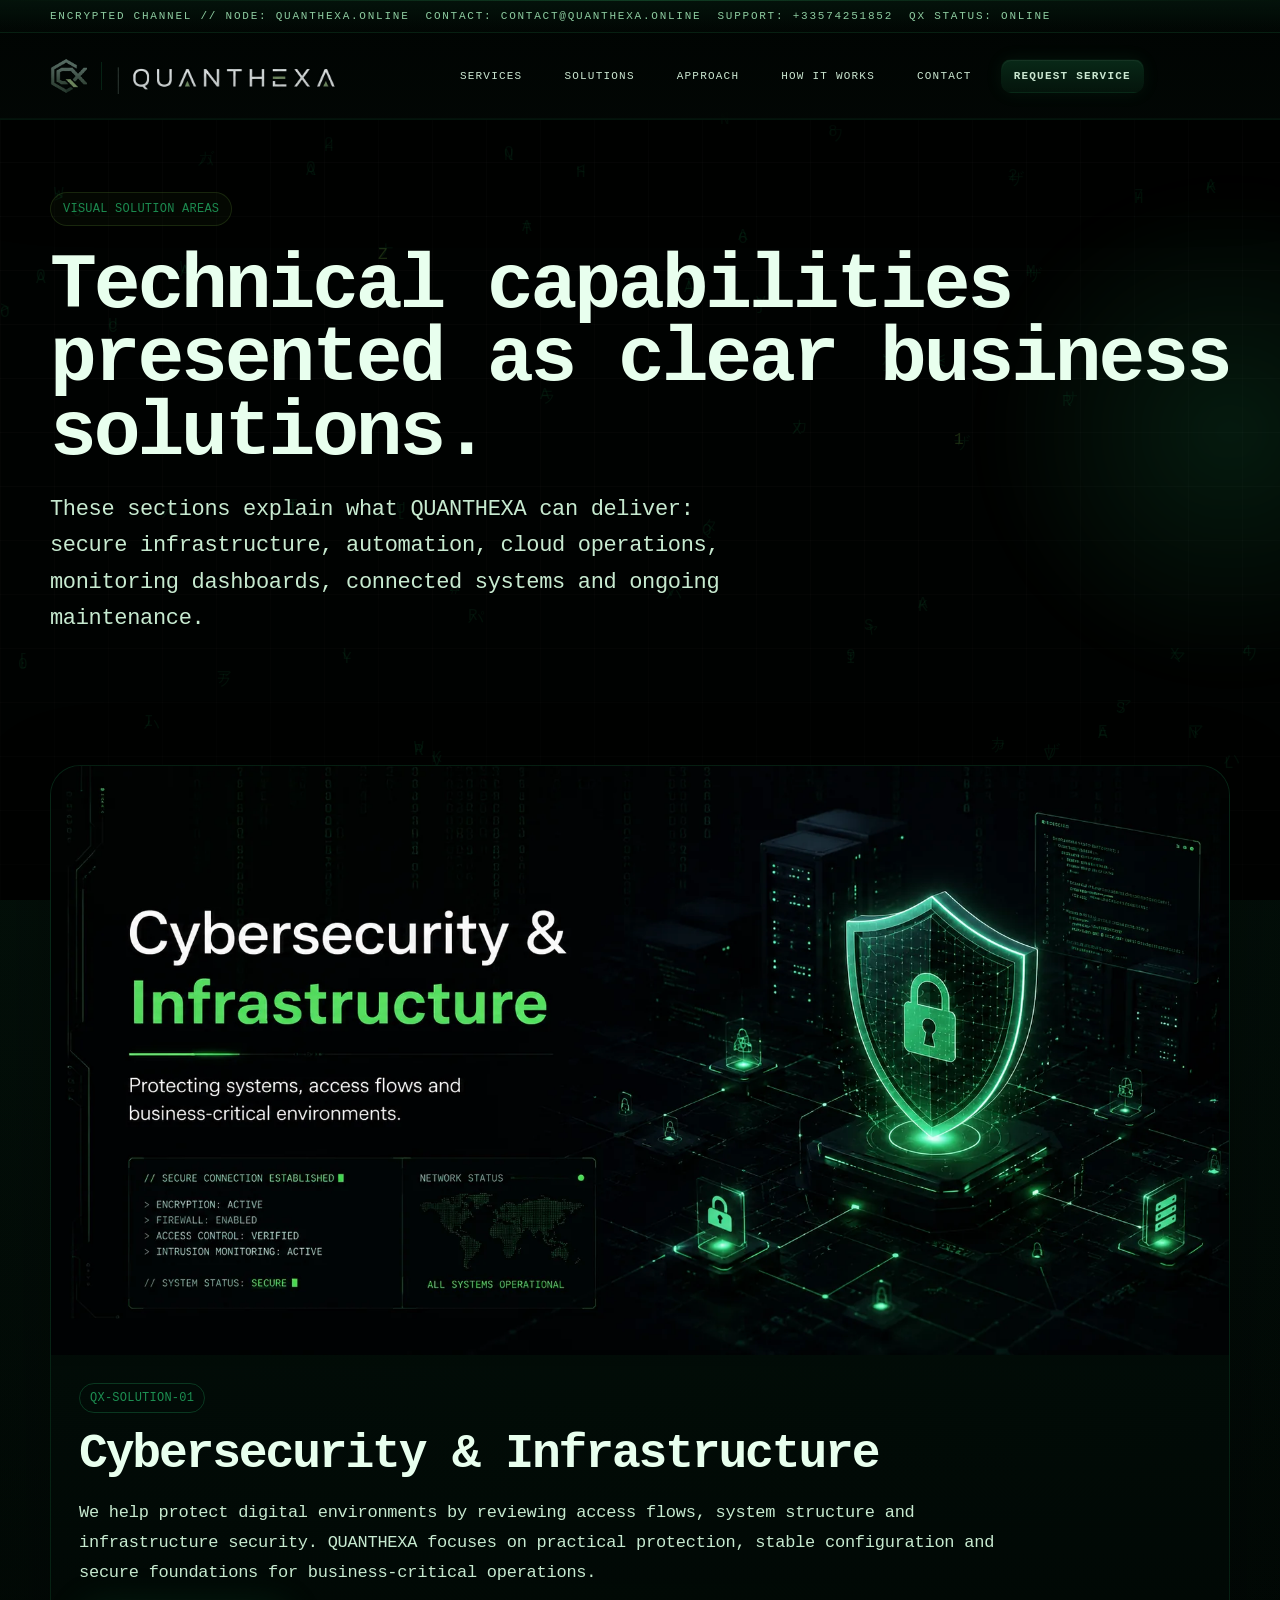
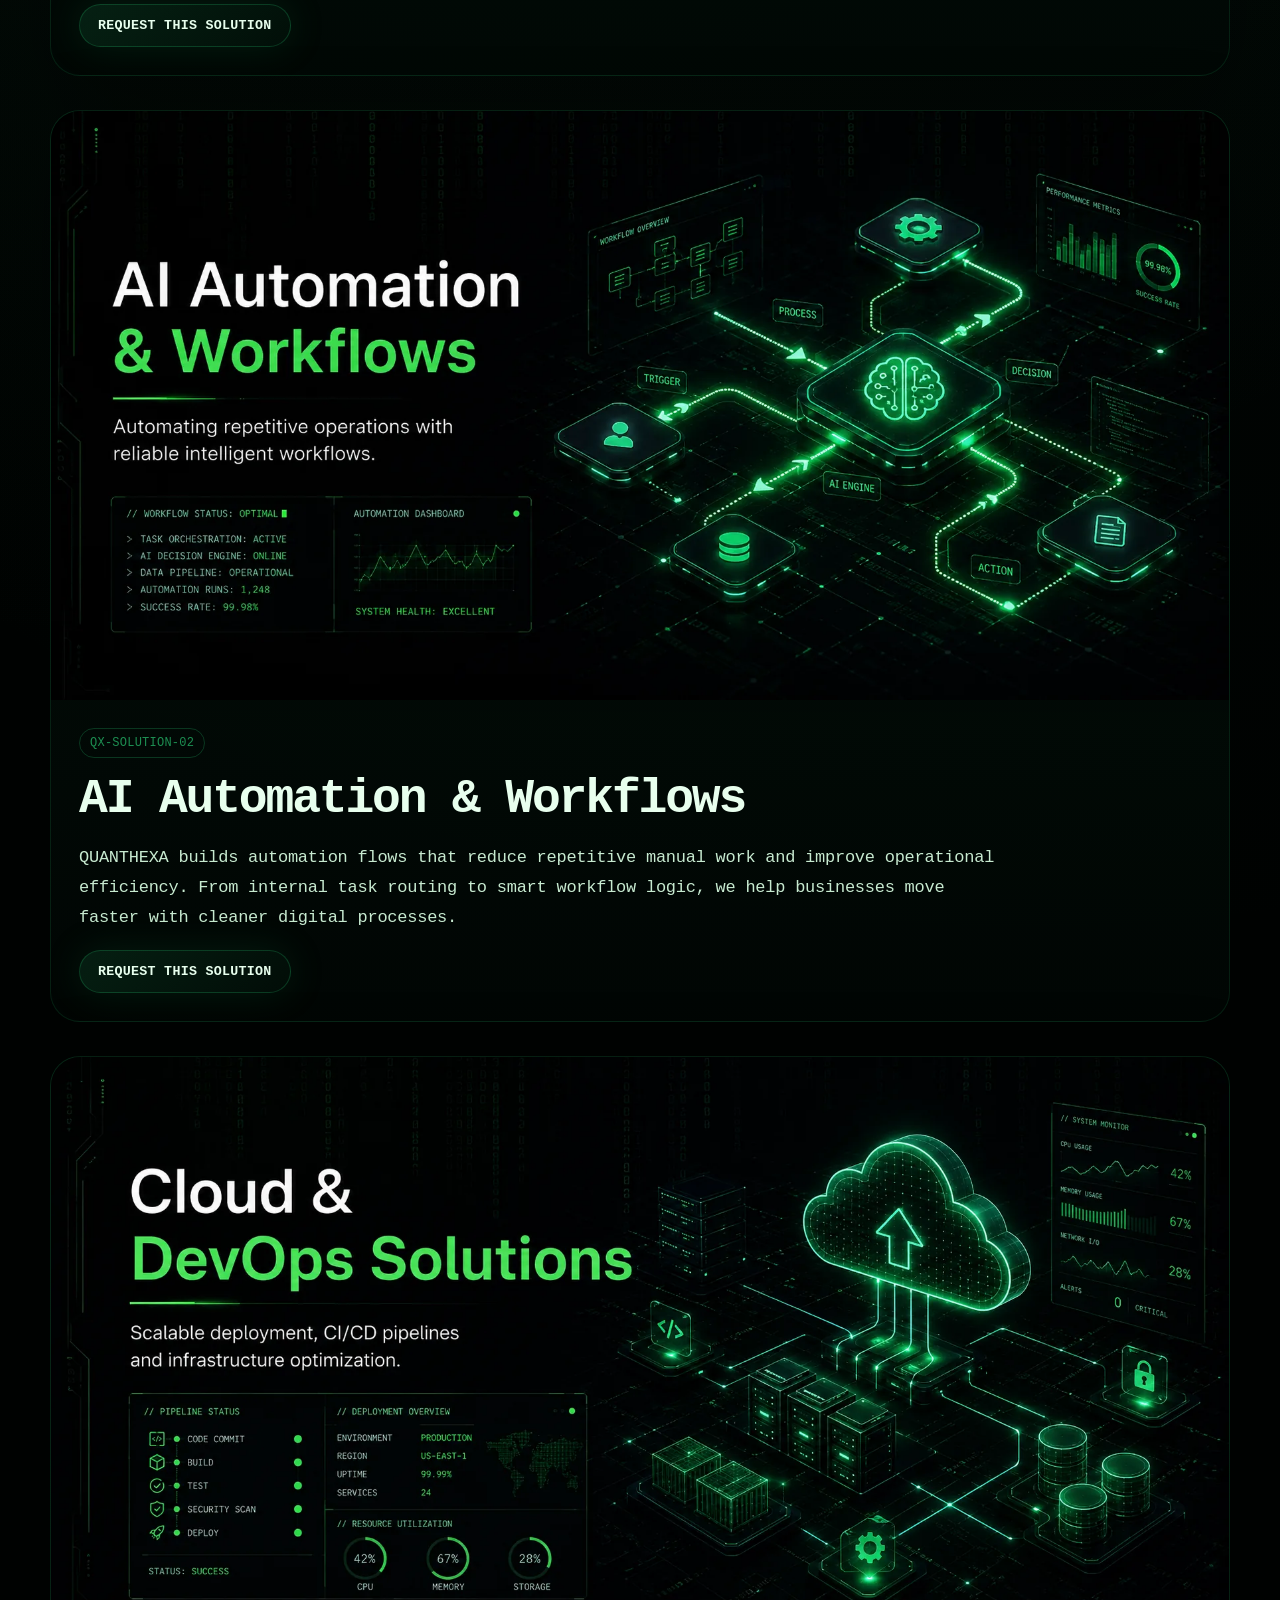
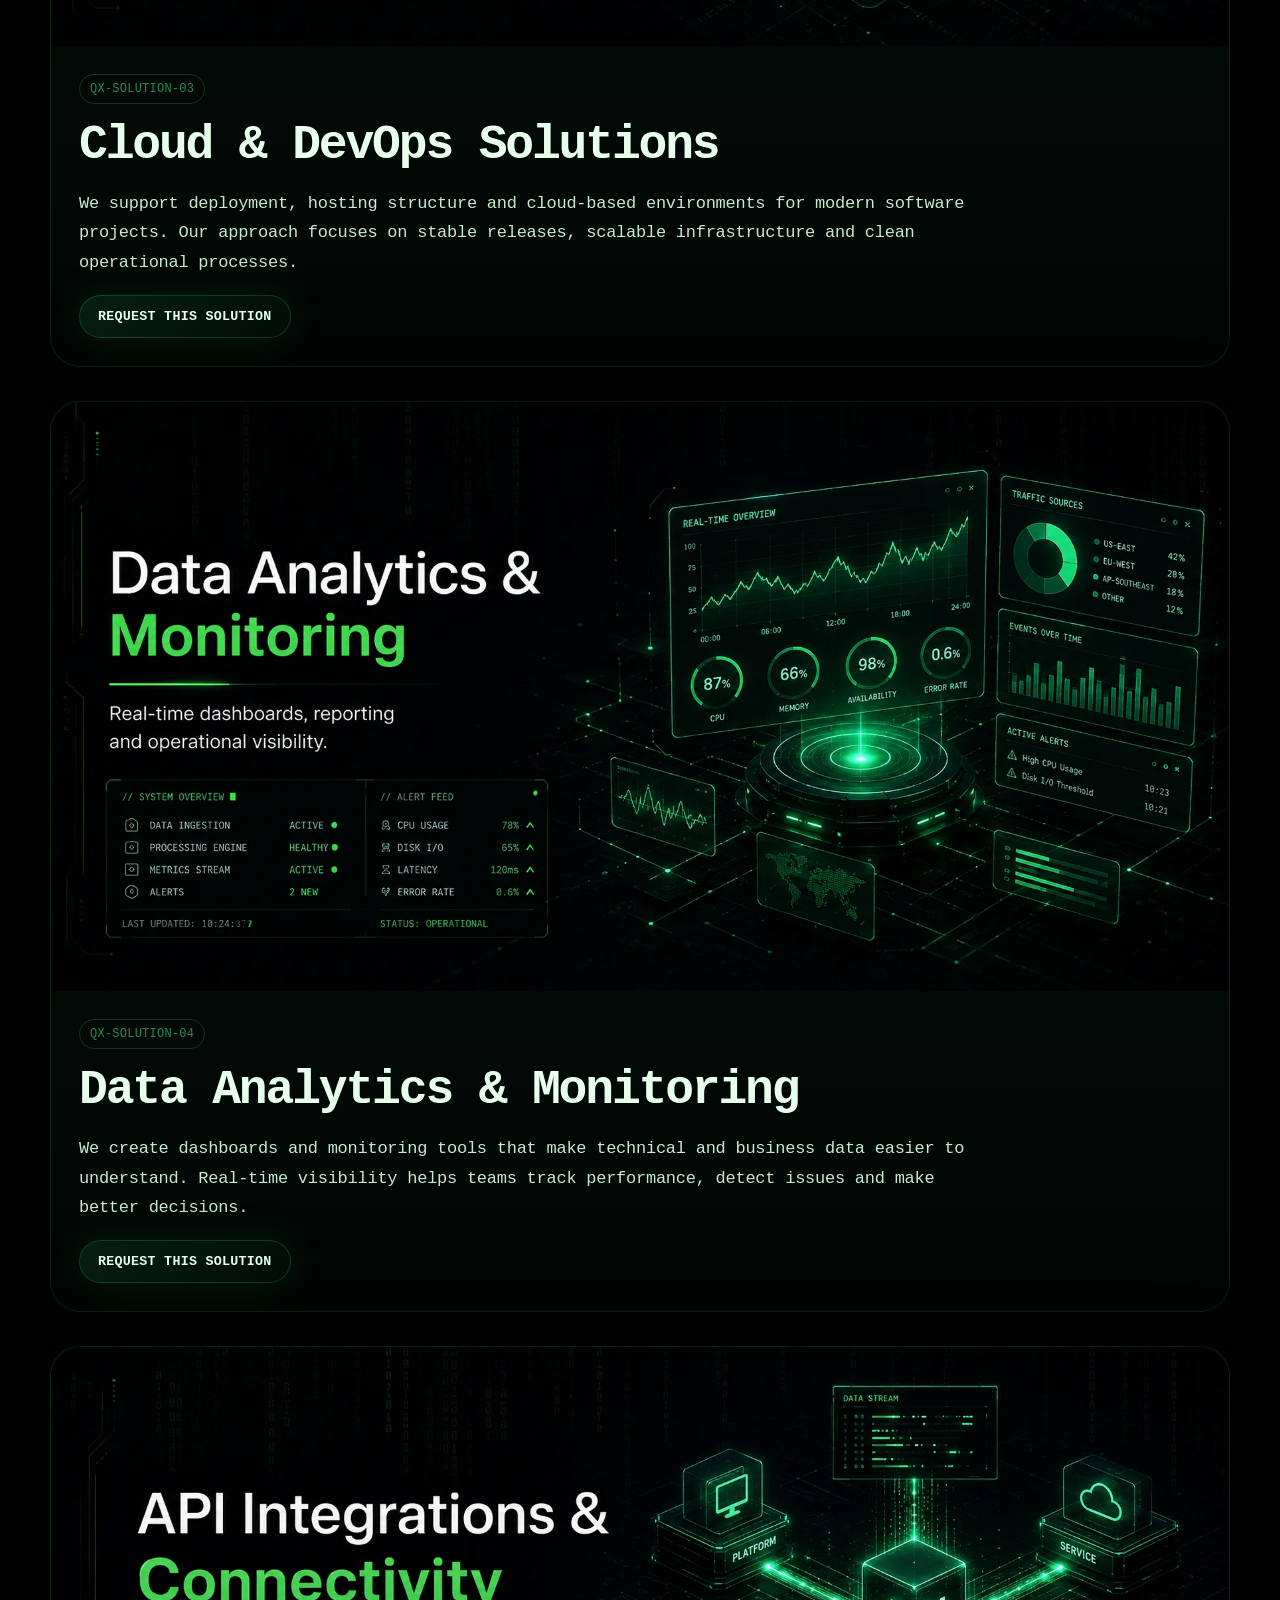
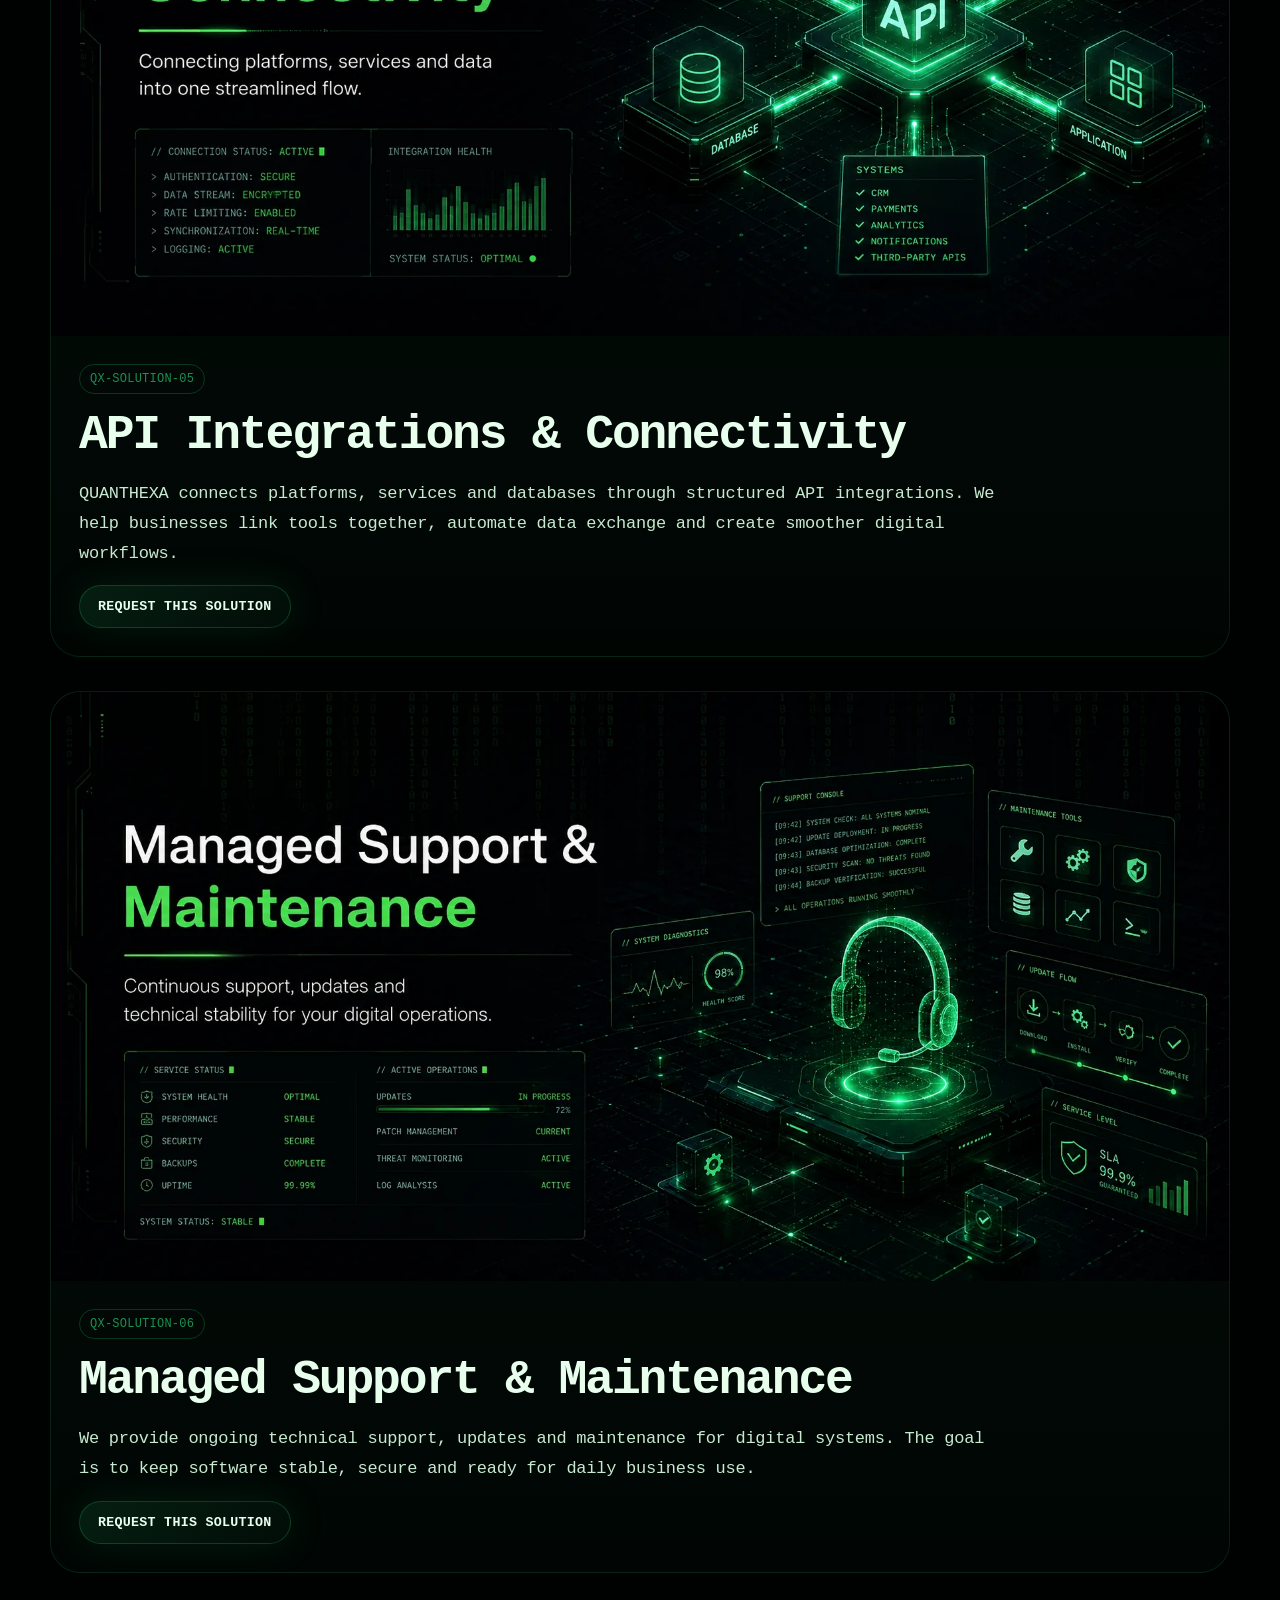
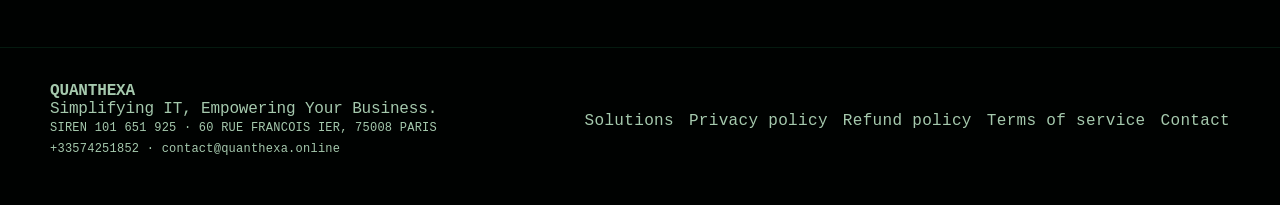
<file: solutions.html>
<!doctype html><html lang="en"><head><meta charset="utf-8"><meta name="viewport" content="width=device-width, initial-scale=1"><title>Solutions · QUANTHEXA</title><meta name="description" content="QUANTHEXA solution areas with cybersecurity, automation, cloud, monitoring, API integrations and managed support."><script>
(function(){ try { if (localStorage.getItem('qxPreloaderShown') === 'true') { document.documentElement.classList.add('qx-preloader-skip'); } } catch(e) {}
})();
</script><link rel="stylesheet" href="assets/style.css"> <link rel="icon" type="image/png" sizes="32x32" href="assets/images/favicon-32x32.png"> <link rel="icon" href="assets/images/favicon.ico"> <link rel="apple-touch-icon" href="assets/images/apple-touch-icon.png"></head><body>
<div id="qx-preloader" class="qx-preloader" aria-hidden="true"> <div class="qx-loader-shell"> <div class="qx-loader-mark"><span>QX</span></div> <div class="qx-loader-copy"> <div class="qx-loader-kicker">QUANTHEXA DEVELOPMENT CORE</div> <div class="qx-loader-title">Welcome to the development environment</div> <div class="qx-loader-lines"> <span>[OK] Development environment unlocked</span> <span>[OK] Core modules synchronized</span> <span>[OK] Secure session established</span> </div> <div class="qx-loader-bar"><i></i></div> </div> </div>
</div>
<canvas id="matrixCanvas"></canvas><div class="noise"></div><div class="glow-orb"></div><header class="topbar topbar-hq topbar-hq-v3"> <div class="topbar-signal topbar-signal-v3"> <div class="container topbar-signal-inner topbar-signal-inner-v3"> <span>ENCRYPTED CHANNEL // NODE: QUANTHEXA.ONLINE</span> <span>CONTACT: <span data-site-email>contact@quanthexa.online</span></span> <span>SUPPORT: <span data-site-phone>+33574251852</span></span> <span>QX STATUS: ONLINE</span> </div> </div> <div class="container nav nav-hacker nav-hq nav-hq-v3"> <div class="nav-left nav-left-v3"> <a class="brand brand-split" href="index.html"><img class="brand-symbol" src="assets/images/quanthexa-symbol.png" alt="QUANTHEXA logo"><span class="brand-separator" aria-hidden="true"></span><img class="brand-wordmark" src="assets/images/quanthexa-wordmark.png" alt="QUANTHEXA"></a> </div> <nav class="navlinks navlinks-hacker navlinks-hq navlinks-hq-v3"> <a href="services.html">Services</a> <a href="solutions.html">Solutions</a> <a href="cases.html">Approach</a> <a href="process.html">How it works</a> <a href="contact.html">Contact</a> <a class="btn btn-cta-hacker" href="request.html">Request service</a> </nav> <button class="btn secondary hamb">Menu</button> </div> </header><main><section class="page-hero"><div class="container reveal"><span class="eyebrow">VISUAL SOLUTION AREAS</span><h1>Technical capabilities presented as clear business solutions.</h1><p class="lead">These sections explain what QUANTHEXA can deliver: secure infrastructure, automation, cloud operations, monitoring dashboards, connected systems and ongoing maintenance.</p></div></section><section class="section"><div class="container solution-stack"><article class="solution-block reveal"><img src="assets/images/cybersecurity-infrastructure.webp" alt="Cybersecurity & Infrastructure" loading="lazy"><div class="solution-copy"><span class="badge">QX-SOLUTION-01</span><h2>Cybersecurity & Infrastructure</h2><p>We help protect digital environments by reviewing access flows, system structure and infrastructure security. QUANTHEXA focuses on practical protection, stable configuration and secure foundations for business-critical operations.</p><button class="btn" data-service="Cybersecurity & Infrastructure">Request this solution</button></div></article><article class="solution-block reveal"><img src="assets/images/ai-automation-workflows.webp" alt="AI Automation & Workflows" loading="lazy"><div class="solution-copy"><span class="badge">QX-SOLUTION-02</span><h2>AI Automation & Workflows</h2><p>QUANTHEXA builds automation flows that reduce repetitive manual work and improve operational efficiency. From internal task routing to smart workflow logic, we help businesses move faster with cleaner digital processes.</p><button class="btn" data-service="AI Automation & Workflows">Request this solution</button></div></article><article class="solution-block reveal"><img src="assets/images/cloud-devops-solutions.webp" alt="Cloud & DevOps Solutions" loading="lazy"><div class="solution-copy"><span class="badge">QX-SOLUTION-03</span><h2>Cloud & DevOps Solutions</h2><p>We support deployment, hosting structure and cloud-based environments for modern software projects. Our approach focuses on stable releases, scalable infrastructure and clean operational processes.</p><button class="btn" data-service="Cloud & DevOps Solutions">Request this solution</button></div></article><article class="solution-block reveal"><img src="assets/images/data-analytics-monitoring.webp" alt="Data Analytics & Monitoring" loading="lazy"><div class="solution-copy"><span class="badge">QX-SOLUTION-04</span><h2>Data Analytics & Monitoring</h2><p>We create dashboards and monitoring tools that make technical and business data easier to understand. Real-time visibility helps teams track performance, detect issues and make better decisions.</p><button class="btn" data-service="Data Analytics & Monitoring">Request this solution</button></div></article><article class="solution-block reveal"><img src="assets/images/api-integrations-connectivity.webp" alt="API Integrations & Connectivity" loading="lazy"><div class="solution-copy"><span class="badge">QX-SOLUTION-05</span><h2>API Integrations & Connectivity</h2><p>QUANTHEXA connects platforms, services and databases through structured API integrations. We help businesses link tools together, automate data exchange and create smoother digital workflows.</p><button class="btn" data-service="API Integrations & Connectivity">Request this solution</button></div></article><article class="solution-block reveal"><img src="assets/images/managed-support-maintenance.webp" alt="Managed Support & Maintenance" loading="lazy"><div class="solution-copy"><span class="badge">QX-SOLUTION-06</span><h2>Managed Support & Maintenance</h2><p>We provide ongoing technical support, updates and maintenance for digital systems. The goal is to keep software stable, secure and ready for daily business use.</p><button class="btn" data-service="Managed Support & Maintenance">Request this solution</button></div></article></div></section></main><footer class="footer"><div class="container footer-grid"><div><b>QUANTHEXA</b><br>Simplifying IT, Empowering Your Business.<br><span class="micro">SASU · SIREN <span data-site-siren>101 651 925</span> · <span data-site-address>60 RUE FRANCOIS IER, 75008 PARIS</span></span><br><span class="micro"><span data-site-phone>+33574251852</span> · <span data-site-email>contact@quanthexa.online</span></span></div><div class="footer-links"><a href="solutions.html">Solutions</a><a href="privacy.html">Privacy policy</a><a href="refund.html">Refund policy</a><a href="terms.html">Terms of service</a><a href="contact.html">Contact</a></div></div></footer><script src="assets/app.js"></script><script src="assets/content-loader.js"></script></body></html>
</file>
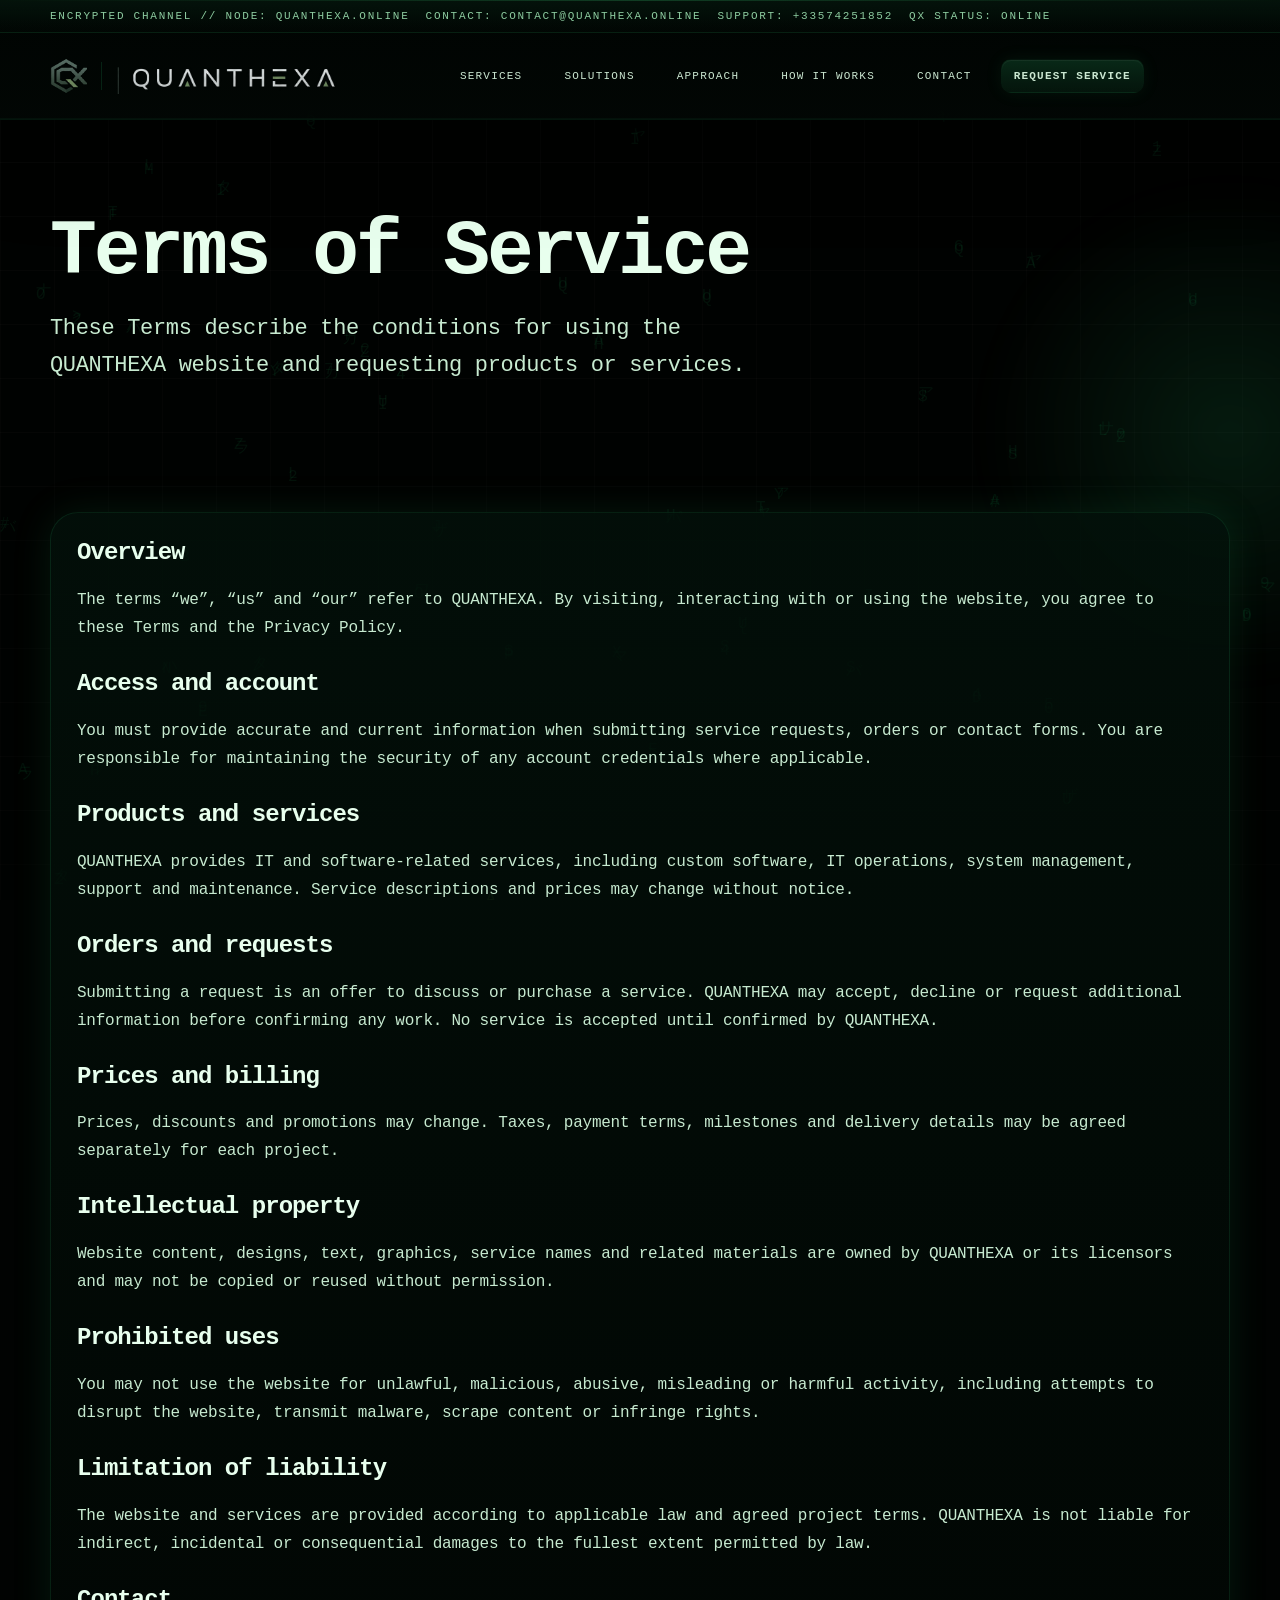
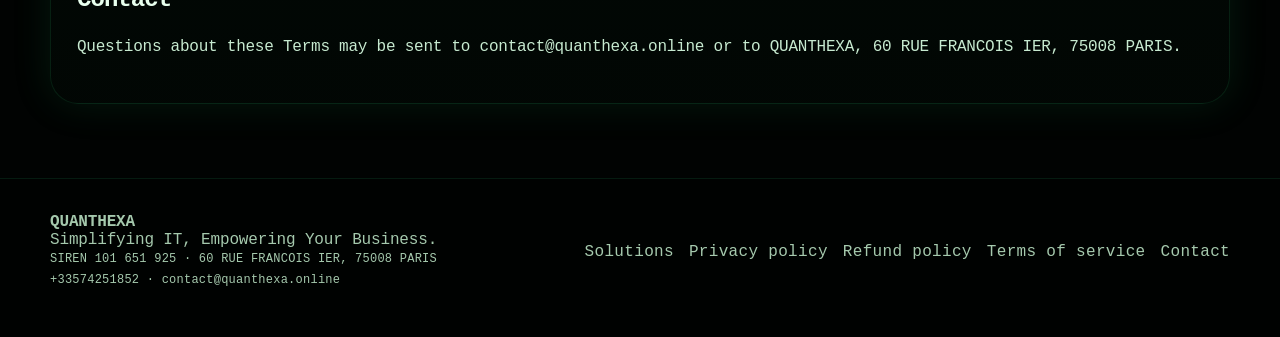
<file: terms.html>
<!doctype html><html lang="en"><head><meta charset="utf-8"><meta name="viewport" content="width=device-width, initial-scale=1"><title>Terms of service · QUANTHEXA</title><meta name="description" content="QUANTHEXA terms of service."><script>
(function(){ try { if (localStorage.getItem('qxPreloaderShown') === 'true') { document.documentElement.classList.add('qx-preloader-skip'); } } catch(e) {}
})();
</script><link rel="stylesheet" href="assets/style.css"> <link rel="icon" type="image/png" sizes="32x32" href="assets/images/favicon-32x32.png"> <link rel="icon" href="assets/images/favicon.ico"> <link rel="apple-touch-icon" href="assets/images/apple-touch-icon.png"></head><body>
<div id="qx-preloader" class="qx-preloader" aria-hidden="true"> <div class="qx-loader-shell"> <div class="qx-loader-mark"><span>QX</span></div> <div class="qx-loader-copy"> <div class="qx-loader-kicker">QUANTHEXA DEVELOPMENT CORE</div> <div class="qx-loader-title">Welcome to the development environment</div> <div class="qx-loader-lines"> <span>[OK] Development environment unlocked</span> <span>[OK] Core modules synchronized</span> <span>[OK] Secure session established</span> </div> <div class="qx-loader-bar"><i></i></div> </div> </div>
</div>
<canvas id="matrixCanvas"></canvas><div class="noise"></div><div class="glow-orb"></div><header class="topbar topbar-hq topbar-hq-v3"> <div class="topbar-signal topbar-signal-v3"> <div class="container topbar-signal-inner topbar-signal-inner-v3"> <span>ENCRYPTED CHANNEL // NODE: QUANTHEXA.ONLINE</span> <span>CONTACT: <span data-site-email>contact@quanthexa.online</span></span> <span>SUPPORT: <span data-site-phone>+33574251852</span></span> <span>QX STATUS: ONLINE</span> </div> </div> <div class="container nav nav-hacker nav-hq nav-hq-v3"> <div class="nav-left nav-left-v3"> <a class="brand brand-split" href="index.html"><img class="brand-symbol" src="assets/images/quanthexa-symbol.png" alt="QUANTHEXA logo"><span class="brand-separator" aria-hidden="true"></span><img class="brand-wordmark" src="assets/images/quanthexa-wordmark.png" alt="QUANTHEXA"></a> </div> <nav class="navlinks navlinks-hacker navlinks-hq navlinks-hq-v3"> <a href="services.html">Services</a> <a href="solutions.html">Solutions</a> <a href="cases.html">Approach</a> <a href="process.html">How it works</a> <a href="contact.html">Contact</a> <a class="btn btn-cta-hacker" href="request.html">Request service</a> </nav> <button class="btn secondary hamb">Menu</button> </div> </header><main><section class="page-hero"><div class="container reveal"><h1>Terms of service</h1><p class="lead">These Terms describe the conditions for using the QUANTHEXA website and requesting products or services.</p></div></section><section class="section"><div class="container panel legal reveal"><h2>Overview</h2><p>The terms “we”, “us” and “our” refer to QUANTHEXA. By visiting, interacting with or using the website, you agree to these Terms and the Privacy Policy.</p><h2>Access and account</h2><p>You must provide accurate and current information when submitting service requests, orders or contact forms. You are responsible for maintaining the security of any account credentials where applicable.</p><h2>Products and services</h2><p>QUANTHEXA provides IT and software-related services, including custom software, IT operations, system management, support and maintenance. Service descriptions and prices may change without notice.</p><h2>Orders and requests</h2><p>Submitting a request is an offer to discuss or purchase a service. QUANTHEXA may accept, decline or request additional information before confirming any work. No service is accepted until confirmed by QUANTHEXA.</p><h2>Prices and billing</h2><p>Prices, discounts and promotions may change. Taxes, payment terms, milestones and delivery details may be agreed separately for each project.</p><h2>Intellectual property</h2><p>Website content, designs, text, graphics, service names and related materials are owned by QUANTHEXA or its licensors and may not be copied or reused without permission.</p><h2>Prohibited uses</h2><p>You may not use the website for unlawful, malicious, abusive, misleading or harmful activity, including attempts to disrupt the website, transmit malware, scrape content or infringe rights.</p><h2>Limitation of liability</h2><p>The website and services are provided according to applicable law and agreed project terms. QUANTHEXA is not liable for indirect, incidental or consequential damages to the fullest extent permitted by law.</p><h2>Contact</h2><p>Questions about these Terms may be sent to contact@quanthexa.online or to QUANTHEXA, 60 RUE FRANCOIS IER, 75008 PARIS.</p></div></section></main><footer class="footer"><div class="container footer-grid"><div><b>QUANTHEXA</b><br>Simplifying IT, Empowering Your Business.<br><span class="micro">SASU · SIREN <span data-site-siren>101 651 925</span> · <span data-site-address>60 RUE FRANCOIS IER, 75008 PARIS</span></span><br><span class="micro"><span data-site-phone>+33574251852</span> · <span data-site-email>contact@quanthexa.online</span></span></div><div class="footer-links"><a href="solutions.html">Solutions</a><a href="privacy.html">Privacy policy</a><a href="refund.html">Refund policy</a><a href="terms.html">Terms of service</a><a href="contact.html">Contact</a></div></div></footer><script src="assets/app.js"></script><script src="assets/content-loader.js"></script></body></html>
</file>
<file: assets/style.css>
:root{
  --bg:#020604;
  --panel:rgba(3,18,11,.78);
  --line:rgba(29,143,82,.18);
  --line2:rgba(29,143,82,.34);
  --text:#e8fff0;
  --muted:#8fb99d;
  --green:#1d8f52;
  --acid:#7ab645;
  --shadow:0 0 38px rgba(29,143,82,.16);
  --radius:24px;
}
*{box-sizing:border-box}html{scroll-behavior:smooth}body{margin:0;min-height:100vh;font-family:Inter,ui-sans-serif,system-ui,-apple-system,BlinkMacSystemFont,"Segoe UI",Arial,sans-serif;color:var(--text);background:radial-gradient(circle at 20% 0%,rgba(29,143,82,.12),transparent 34%),radial-gradient(circle at 80% 10%,rgba(18,96,66,.06),transparent 32%),var(--bg);overflow-x:hidden}#matrixCanvas{position:fixed;inset:0;width:100%;height:100%;z-index:-3;background:#010302}.noise{position:fixed;inset:0;z-index:-2;pointer-events:none;background-image:linear-gradient(rgba(255,255,255,.025) 1px,transparent 1px),linear-gradient(90deg,rgba(255,255,255,.018) 1px,transparent 1px);background-size:54px 54px;mask-image:linear-gradient(to bottom,#000,rgba(0,0,0,.55))}.glow-orb{position:fixed;width:540px;height:540px;right:-220px;top:18vh;background:radial-gradient(circle,rgba(29,143,82,.18),transparent 65%);filter:blur(16px);z-index:-1;pointer-events:none}a{color:inherit;text-decoration:none}.container{width:min(1180px,calc(100% - 40px));margin:0 auto}.topbar{position:sticky;top:0;z-index:50;backdrop-filter:blur(18px);background:linear-gradient(180deg,rgba(2,8,5,.9),rgba(2,8,5,.62));border-bottom:1px solid var(--line)}.nav{display:flex;align-items:center;justify-content:space-between;height:78px}.brand{display:flex;align-items:center;gap:13px;font-weight:800;letter-spacing:.12em}.logo{width:42px;height:42px;border:1px solid var(--line2);border-radius:14px;background:linear-gradient(135deg,rgba(29,143,82,.24),rgba(0,0,0,.3));display:grid;place-items:center;box-shadow:var(--shadow);position:relative;overflow:hidden}.logo:before{content:"";position:absolute;inset:8px;border:1px solid rgba(122,182,69,.24);transform:rotate(45deg)}.logo span{color:var(--green);font-family:ui-monospace,SFMono-Regular,Menlo,monospace;font-size:13px}.navlinks{display:flex;align-items:center;gap:8px}.navlinks a{padding:11px 14px;border:1px solid transparent;border-radius:999px;color:var(--muted);font-size:14px}.navlinks a:hover,.navlinks a.active{border-color:var(--line2);color:var(--text);background:rgba(29,143,82,.07)}.btn{display:inline-flex;align-items:center;justify-content:center;gap:10px;border:1px solid var(--line2);background:linear-gradient(135deg,rgba(29,143,82,.18),rgba(29,143,82,.05));color:var(--text);border-radius:999px;padding:13px 18px;font-weight:700;box-shadow:var(--shadow);cursor:pointer;transition:.2s}.btn:hover{transform:translateY(-2px);border-color:rgba(122,182,69,.38)}.btn.secondary{background:rgba(0,0,0,.25);box-shadow:none;color:var(--muted)}.hero{padding:96px 0 64px}.grid-hero{display:grid;grid-template-columns:1.04fr .96fr;gap:38px;align-items:center}.eyebrow{display:inline-flex;gap:9px;align-items:center;color:var(--acid);border:1px solid rgba(122,182,69,.18);background:rgba(122,182,69,.045);border-radius:999px;padding:9px 12px;font-family:ui-monospace,SFMono-Regular,Menlo,monospace;font-size:12px;letter-spacing:.12em}.pulse{width:7px;height:7px;border-radius:50%;background:var(--green);box-shadow:0 0 16px var(--green)}h1{font-size:clamp(46px,8vw,96px);line-height:.94;margin:24px 0 22px;letter-spacing:-.075em}.accent{color:var(--green);text-shadow:0 0 34px rgba(29,143,82,.26)}.lead{font-size:clamp(17px,2.2vw,22px);line-height:1.65;color:#c7ead0;max-width:720px}.hero-actions{display:flex;gap:14px;flex-wrap:wrap;margin-top:31px}.terminal{border:1px solid var(--line);background:linear-gradient(180deg,rgba(1,11,6,.84),rgba(1,8,5,.66));border-radius:var(--radius);box-shadow:var(--shadow);overflow:hidden}.terminal-head{display:flex;align-items:center;justify-content:space-between;border-bottom:1px solid var(--line);padding:14px 16px;color:var(--muted);font-family:ui-monospace,SFMono-Regular,Menlo,monospace;font-size:12px}.dots{display:flex;gap:7px}.dots i{display:block;width:10px;height:10px;border-radius:50%;background:rgba(29,143,82,.42)}.code-window{padding:20px;min-height:390px;font-family:ui-monospace,SFMono-Regular,Menlo,monospace;font-size:13px;line-height:1.8;color:#bfffd0;position:relative}.code-window b{color:var(--green)}.code-window em{color:var(--acid);font-style:normal}.scan{position:absolute;inset:0;background:linear-gradient(transparent,rgba(29,143,82,.08),transparent);height:120px;animation:scan 5.5s linear infinite;pointer-events:none}@keyframes scan{from{transform:translateY(-160px)}to{transform:translateY(420px)}}.section{padding:74px 0}.section-title{display:flex;justify-content:space-between;gap:20px;align-items:end;margin-bottom:28px}.section-title h2{font-size:clamp(32px,5vw,58px);letter-spacing:-.055em;margin:0}.section-title p{max-width:470px;color:var(--muted);line-height:1.65}.cards{display:grid;grid-template-columns:repeat(3,1fr);gap:18px}.card{border:1px solid var(--line);background:linear-gradient(180deg,var(--panel),rgba(2,9,5,.72));border-radius:var(--radius);padding:24px;box-shadow:0 16px 60px rgba(0,0,0,.26);position:relative;overflow:hidden}.card:before{content:"";position:absolute;top:0;left:20px;right:20px;height:1px;background:linear-gradient(90deg,transparent,var(--green),transparent);opacity:.55}.card h3{font-size:21px;margin:10px 0 10px}.card p{color:var(--muted);line-height:1.7;margin:0}.icon{width:46px;height:46px;border:1px solid var(--line2);border-radius:16px;display:grid;place-items:center;color:var(--green);background:rgba(29,143,82,.08);font-family:ui-monospace,SFMono-Regular,Menlo,monospace}.price{font-size:34px;font-weight:700;margin:20px 0 4px;color:var(--green)}.micro{font-size:12px;color:var(--muted);font-family:ui-monospace,SFMono-Regular,Menlo,monospace}.split{display:grid;grid-template-columns:.9fr 1.1fr;gap:22px}.list{display:grid;gap:12px}.item{display:flex;gap:13px;border:1px solid var(--line);border-radius:18px;padding:14px;background:rgba(3,15,8,.56)}.check{color:var(--green);font-weight:900}.stats{display:grid;grid-template-columns:repeat(4,1fr);gap:14px;margin-top:28px}.stat{border:1px solid var(--line);border-radius:20px;padding:18px;background:rgba(5,22,12,.62)}.stat b{display:block;font-size:30px;color:var(--green)}.stat span{color:var(--muted);font-size:13px}.page-hero{padding:72px 0 32px}.page-hero h1{font-size:clamp(42px,7vw,78px)}.service-table{display:grid;gap:14px}.service-row{display:grid;grid-template-columns:1fr auto;gap:20px;align-items:center;border:1px solid var(--line);border-radius:24px;padding:22px;background:rgba(4,20,11,.72)}.service-row h3{margin:0 0 8px}.service-row p{margin:0;color:var(--muted);line-height:1.55}.badge{display:inline-flex;padding:7px 10px;border:1px solid var(--line2);border-radius:999px;color:var(--acid);font-family:ui-monospace,SFMono-Regular,Menlo,monospace;font-size:12px}.timeline{display:grid;gap:18px;counter-reset:step}.step{counter-increment:step;display:grid;grid-template-columns:72px 1fr;gap:16px;align-items:start;border:1px solid var(--line);background:rgba(3,18,10,.72);border-radius:24px;padding:22px}.step:before{content:"0" counter(step);width:52px;height:52px;border-radius:18px;border:1px solid var(--line2);display:grid;place-items:center;color:var(--green);font-family:ui-monospace,SFMono-Regular,Menlo,monospace;background:rgba(29,143,82,.08)}.form{display:grid;gap:14px}.field{display:grid;gap:8px}.field label{color:#caffd5;font-size:14px}.field input,.field select,.field textarea{width:100%;border:1px solid var(--line);background:rgba(0,0,0,.34);border-radius:16px;padding:14px 15px;color:var(--text);outline:none;font:inherit}.field textarea{min-height:130px;resize:vertical}.field input:focus,.field select:focus,.field textarea:focus{border-color:rgba(29,143,82,.55);box-shadow:0 0 0 4px rgba(29,143,82,.08)}.success{display:none;border:1px solid rgba(56,255,122,.45);border-radius:20px;padding:18px;background:rgba(29,143,82,.11);color:#dffff0}.success.show{display:block}.footer{border-top:1px solid var(--line);padding:34px 0 46px;color:var(--muted);background:rgba(0,0,0,.25)}.footer-grid{display:grid;grid-template-columns:1fr auto;gap:20px;align-items:center}.footer-links{display:flex;gap:15px;flex-wrap:wrap}.reveal{opacity:0;transform:translateY(18px);transition:opacity .7s ease,transform .7s ease}.reveal.visible{opacity:1;transform:none}.hamb{display:none}@media(max-width:860px){.navlinks{display:none}.hamb{display:inline-flex}.grid-hero,.split{grid-template-columns:1fr}.cards{grid-template-columns:1fr}.stats{grid-template-columns:repeat(2,1fr)}.section-title{display:block}.service-row{grid-template-columns:1fr}.footer-grid{grid-template-columns:1fr}.hero{padding-top:54px}h1{font-size:52px}.mobile-open .navlinks{display:flex;position:absolute;left:20px;right:20px;top:78px;flex-direction:column;align-items:stretch;background:rgba(2,8,5,.96);border:1px solid var(--line);border-radius:22px;padding:14px}.mobile-open .navlinks a{text-align:center}}

.panel{border:1px solid var(--line);background:linear-gradient(180deg,var(--panel),rgba(2,9,5,.72));border-radius:var(--radius);padding:26px;box-shadow:var(--shadow)}.legal h2{margin-top:28px}.legal h2:first-child{margin-top:0}.legal p{color:#c7ead0;line-height:1.75}.panel p{color:#c7ead0;line-height:1.75}


.solution-stack{display:grid;gap:34px}.solution-block{border:1px solid var(--line);background:linear-gradient(180deg,rgba(3,18,11,.82),rgba(1,8,5,.72));border-radius:30px;overflow:hidden;box-shadow:0 24px 80px rgba(0,0,0,.34)}.solution-block img{display:block;width:100%;aspect-ratio:2/1;object-fit:cover}.solution-copy{padding:28px}.solution-copy h2{font-size:clamp(28px,4vw,48px);letter-spacing:-.045em;margin:14px 0 12px}.solution-copy p{color:#c7ead0;line-height:1.75;font-size:17px;max-width:920px}.visual-grid{display:grid;grid-template-columns:repeat(2,1fr);gap:18px}.visual-card{border:1px solid var(--line);border-radius:24px;overflow:hidden;background:rgba(3,18,11,.72);box-shadow:0 18px 60px rgba(0,0,0,.24)}.visual-card img{display:block;width:100%;aspect-ratio:2/1;object-fit:cover}.visual-card div{padding:20px}.visual-card h3{margin:12px 0 8px;font-size:22px}.visual-card p{margin:0;color:#c7ead0;line-height:1.65}.center-action{display:flex;justify-content:center;margin-top:26px}@media(max-width:860px){.visual-grid{grid-template-columns:1fr}.solution-copy{padding:22px}}


/* Premium services redesign */
.premium-hero{padding:84px 0 34px}
.hero-shell{display:grid;grid-template-columns:1.2fr .8fr;gap:24px;align-items:stretch;padding:28px;border:1px solid rgba(29,143,82,.16);border-radius:32px;background:linear-gradient(135deg,rgba(4,18,11,.88),rgba(2,10,7,.62));box-shadow:0 30px 100px rgba(0,0,0,.34),inset 0 1px 0 rgba(255,255,255,.04);position:relative;overflow:hidden}
.hero-shell:before{content:"";position:absolute;inset:0;background:linear-gradient(120deg,rgba(122,182,69,.05),transparent 28%,transparent 72%,rgba(29,143,82,.08));pointer-events:none}
.hero-shell-copy h1{max-width:880px;margin-bottom:16px}
.hero-shell-copy .lead{max-width:760px}
.hero-shell-aside{display:flex;align-items:stretch}
.mini-terminal{width:100%;border:1px solid rgba(29,143,82,.16);border-radius:26px;background:linear-gradient(180deg,rgba(3,14,9,.92),rgba(2,8,5,.8));overflow:hidden;box-shadow:inset 0 1px 0 rgba(255,255,255,.03)}
.mini-head{display:flex;justify-content:space-between;align-items:center;padding:14px 16px;border-bottom:1px solid rgba(29,143,82,.14);color:var(--muted);font-family:ui-monospace,SFMono-Regular,Menlo,monospace;font-size:12px}
.mini-body{padding:18px;display:grid;gap:14px}
.mini-body div{display:flex;justify-content:space-between;gap:12px;padding:12px 14px;border-radius:18px;background:rgba(56,255,122,.045);border:1px solid rgba(29,143,82,.09)}
.mini-body span{color:var(--muted);font-size:13px;text-transform:lowercase}
.mini-body b{color:#e7fff0;font-size:14px}
.hero-metrics{display:grid;grid-template-columns:repeat(3,1fr);gap:18px;margin-top:18px}
.metric-card{padding:22px;border:1px solid rgba(29,143,82,.14);border-radius:26px;background:linear-gradient(180deg,rgba(3,16,10,.82),rgba(2,9,6,.7));box-shadow:0 18px 54px rgba(0,0,0,.18)}
.metric-card span{display:block;color:var(--muted);font-size:13px;margin-bottom:10px}
.metric-card b{display:block;font-size:24px;letter-spacing:-.04em;margin-bottom:8px;color:#f2fff6}
.metric-card small{display:block;color:#bad7c1;line-height:1.6;font-size:13px}
.services-premium-section{padding-top:28px}
.premium-services{display:grid;gap:18px}
.service-lux{display:grid;grid-template-columns:minmax(0,1fr) 285px;gap:24px;padding:26px;border:1px solid rgba(29,143,82,.14);border-radius:30px;background:linear-gradient(135deg,rgba(3,18,11,.84),rgba(2,10,7,.72));position:relative;overflow:hidden;box-shadow:0 22px 70px rgba(0,0,0,.28),inset 0 1px 0 rgba(255,255,255,.03);transition:transform .25s ease,border-color .25s ease,box-shadow .25s ease}
.service-lux:before{content:"";position:absolute;top:0;left:32px;right:32px;height:1px;background:linear-gradient(90deg,transparent,rgba(122,182,69,.56),transparent);opacity:.42}
.service-lux:after{content:"";position:absolute;inset:auto -80px -120px auto;width:260px;height:260px;background:radial-gradient(circle,rgba(29,143,82,.11),transparent 65%);pointer-events:none}
.service-lux:hover{transform:translateY(-3px);border-color:rgba(29,143,82,.24);box-shadow:0 30px 90px rgba(0,0,0,.35),0 0 0 1px rgba(29,143,82,.04) inset}
.service-lux-main h3{font-size:31px;letter-spacing:-.05em;margin:14px 0 10px}
.service-lux-main p{margin:0;color:#c7ead0;line-height:1.72;font-size:16px;max-width:820px}
.service-lux-top{display:flex;align-items:center;gap:10px;flex-wrap:wrap}
.service-tag{display:inline-flex;padding:8px 12px;border-radius:999px;background:rgba(29,143,82,.08);border:1px solid rgba(29,143,82,.14);color:#d8ffdd;font-size:12px;letter-spacing:.04em;text-transform:uppercase}
.service-points{display:flex;gap:10px;flex-wrap:wrap;margin-top:18px}
.service-points span{display:inline-flex;align-items:center;gap:8px;padding:10px 14px;border-radius:999px;background:rgba(255,255,255,.03);border:1px solid rgba(56,255,122,.1);color:#d9f5df;font-size:13px}
.service-points span:before{content:"";width:6px;height:6px;border-radius:50%;background:var(--green);box-shadow:0 0 10px rgba(29,143,82,.42)}
.service-lux-side{position:relative;display:flex;flex-direction:column;justify-content:space-between;gap:16px;padding:18px;border-radius:24px;border:1px solid rgba(29,143,82,.12);background:linear-gradient(180deg,rgba(7,26,16,.76),rgba(3,10,7,.92));box-shadow:inset 0 1px 0 rgba(255,255,255,.03)}
.service-price-block small{display:block;color:var(--muted);font-size:12px;letter-spacing:.08em;text-transform:uppercase;margin-bottom:8px}
.service-price-block .price{margin:0 0 10px;font-size:clamp(30px,2vw,42px);line-height:1;letter-spacing:-.06em;color:#2c9f61;text-shadow:0 0 22px rgba(29,143,82,.18)}
.service-price-block p{margin:0;color:#bfd8c6;line-height:1.65;font-size:14px}
.service-lux-side .btn{width:100%}
.solutions-preview-section{padding-top:24px}
.premium-visual-grid{gap:22px}
.premium-visual-grid .visual-card{border-radius:28px;background:linear-gradient(180deg,rgba(3,18,11,.78),rgba(2,9,6,.72));border:1px solid rgba(29,143,82,.12);box-shadow:0 22px 70px rgba(0,0,0,.24);transition:transform .22s ease,border-color .22s ease}
.premium-visual-grid .visual-card:hover{transform:translateY(-4px);border-color:rgba(29,143,82,.22)}
.premium-visual-grid .visual-card div{padding:22px 22px 24px}
.premium-visual-grid .visual-card h3{font-size:24px;letter-spacing:-.04em}
.premium-visual-grid .visual-card p{color:#c4dec9;line-height:1.72}
@media(max-width:980px){.hero-shell,.service-lux{grid-template-columns:1fr}.hero-metrics{grid-template-columns:1fr}.service-lux-side{padding:20px}}
@media(max-width:860px){.premium-hero{padding-top:56px}.hero-shell{padding:20px;border-radius:24px}.service-lux{padding:20px;border-radius:24px}.service-lux-main h3{font-size:25px}.service-points{gap:8px}.service-points span{font-size:12px;padding:9px 12px}.premium-visual-grid{gap:18px}}


/* Homepage visuals */
.home-visual-section{padding-top:34px}
.home-feature{display:grid;grid-template-columns:1.02fr .98fr;gap:28px;align-items:center;border:1px solid rgba(29,143,82,.14);border-radius:32px;padding:24px;background:linear-gradient(135deg,rgba(3,18,11,.82),rgba(2,10,7,.72));box-shadow:0 26px 90px rgba(0,0,0,.28);overflow:hidden;position:relative}
.home-feature:before{content:"";position:absolute;inset:auto -120px -120px auto;width:320px;height:320px;background:radial-gradient(circle,rgba(29,143,82,.08),transparent 68%);pointer-events:none}
.home-feature.reverse{grid-template-columns:.98fr 1.02fr}
.home-feature.reverse .home-feature-media{order:2}
.home-feature.reverse .home-feature-copy{order:1}
.home-feature-media img{display:block;width:100%;aspect-ratio:2/1;object-fit:cover;border-radius:24px;border:1px solid rgba(29,143,82,.14);box-shadow:0 18px 54px rgba(0,0,0,.26)}
.home-feature-copy h3{font-size:clamp(34px,4vw,54px);letter-spacing:-.055em;margin:18px 0 14px}
.home-feature-copy p{color:#c8e7d0;line-height:1.78;font-size:17px;max-width:760px}
.feature-pills{display:flex;gap:10px;flex-wrap:wrap;margin:22px 0 10px}
.feature-pills span{display:inline-flex;align-items:center;padding:10px 14px;border-radius:999px;border:1px solid rgba(29,143,82,.12);background:rgba(255,255,255,.03);color:#dbf9e2;font-size:13px}
.home-visual-grid{display:grid;grid-template-columns:repeat(2,1fr);gap:22px;margin-top:24px}
.home-visual-card{border:1px solid rgba(29,143,82,.12);border-radius:28px;overflow:hidden;background:linear-gradient(180deg,rgba(3,18,11,.78),rgba(2,9,6,.7));box-shadow:0 20px 64px rgba(0,0,0,.24);transition:transform .24s ease,border-color .24s ease}
.home-visual-card:hover{transform:translateY(-4px);border-color:rgba(29,143,82,.22)}
.home-visual-card img{display:block;width:100%;aspect-ratio:2/1;object-fit:cover}
.home-visual-card div{padding:22px}
.home-visual-card h3{margin:14px 0 10px;font-size:26px;letter-spacing:-.05em}
.home-visual-card p{margin:0;color:#c4dec9;line-height:1.72}
@media(max-width:980px){.home-feature,.home-feature.reverse{grid-template-columns:1fr}.home-feature.reverse .home-feature-media,.home-feature.reverse .home-feature-copy{order:initial}.home-visual-grid{grid-template-columns:1fr}}
@media(max-width:860px){.home-feature{padding:18px;border-radius:24px}.home-feature-media img{border-radius:18px}.home-feature-copy h3{font-size:30px}.home-visual-card{border-radius:24px}.home-visual-card div{padding:18px}}


/* QUANTHEXA preloader */
.qx-preloader{
  position:fixed;
  inset:0;
  z-index:9999;
  display:grid;
  place-items:center;
  background:
    radial-gradient(circle at 50% 42%,rgba(29,143,82,.12),transparent 36%),
    linear-gradient(180deg,rgba(1,5,3,.98),rgba(0,0,0,.98));
  transition:opacity .75s ease,visibility .75s ease;
}
.qx-preloader:before{
  content:"";
  position:absolute;
  inset:0;
  background:
    linear-gradient(rgba(29,143,82,.03) 1px,transparent 1px),
    linear-gradient(90deg,rgba(29,143,82,.02) 1px,transparent 1px);
  background-size:42px 42px;
  mask-image:radial-gradient(circle at center,#000,transparent 72%);
}
.qx-preloader.is-hidden{
  opacity:0;
  visibility:hidden;
  pointer-events:none;
}
.qx-loader-shell{
  position:relative;
  width:min(560px,calc(100% - 44px));
  padding:30px;
  border:1px solid rgba(29,143,82,.18);
  border-radius:32px;
  background:linear-gradient(135deg,rgba(4,20,12,.88),rgba(1,7,4,.88));
  box-shadow:0 36px 110px rgba(0,0,0,.55),0 0 70px rgba(29,143,82,.12),inset 0 1px 0 rgba(255,255,255,.04);
  overflow:hidden;
}
.qx-loader-shell:before{
  content:"";
  position:absolute;
  left:26px;
  right:26px;
  top:0;
  height:1px;
  background:linear-gradient(90deg,transparent,rgba(122,182,69,.56),transparent);
}
.qx-loader-mark{
  width:72px;
  height:72px;
  border-radius:24px;
  display:grid;
  place-items:center;
  margin-bottom:22px;
  border:1px solid rgba(29,143,82,.28);
  background:radial-gradient(circle,rgba(29,143,82,.18),rgba(0,0,0,.25));
  box-shadow:0 0 38px rgba(29,143,82,.18);
  position:relative;
}
.qx-loader-mark:before{
  content:"";
  position:absolute;
  inset:13px;
  border:1px solid rgba(122,182,69,.28);
  transform:rotate(45deg);
}
.qx-loader-mark span{
  color:#2c9f61;
  font-family:ui-monospace,SFMono-Regular,Menlo,monospace;
  font-weight:700;
  letter-spacing:.08em;
}
.qx-loader-kicker{
  color:var(--acid);
  font-family:ui-monospace,SFMono-Regular,Menlo,monospace;
  font-size:12px;
  letter-spacing:.18em;
  margin-bottom:10px;
}
.qx-loader-title{
  font-size:clamp(26px,4vw,42px);
  line-height:1;
  font-weight:700;
  letter-spacing:-.06em;
  margin-bottom:18px;
}
.qx-loader-lines{
  display:grid;
  gap:8px;
  color:#bfe8c8;
  font-family:ui-monospace,SFMono-Regular,Menlo,monospace;
  font-size:13px;
  margin-bottom:20px;
}
.qx-loader-lines span{
  opacity:0;
  animation:qxLine .9s ease forwards;
}
.qx-loader-lines span:nth-child(2){animation-delay:.25s}
.qx-loader-lines span:nth-child(3){animation-delay:.5s}
.qx-loader-bar{
  height:10px;
  border-radius:999px;
  border:1px solid rgba(56,255,122,.2);
  background:rgba(0,0,0,.35);
  overflow:hidden;
}
.qx-loader-bar i{
  display:block;
  height:100%;
  width:0;
  border-radius:999px;
  background:linear-gradient(90deg,rgba(29,143,82,.18),rgba(29,143,82,.78),rgba(122,182,69,.48));
  box-shadow:0 0 22px rgba(56,255,122,.35);
  animation:qxLoad 1.45s cubic-bezier(.22,1,.36,1) forwards;
}
@keyframes qxLoad{to{width:100%}}
@keyframes qxLine{to{opacity:1}}
@media(max-width:640px){
  .qx-loader-shell{padding:24px;border-radius:24px}
  .qx-loader-mark{width:62px;height:62px;border-radius:20px}
}


html.qx-preloader-skip .qx-preloader{display:none!important;opacity:0!important;visibility:hidden!important;pointer-events:none!important}

.policy-page{max-width:980px;margin:0 auto}
.policy-page h2{font-size:clamp(25px,3vw,38px);letter-spacing:-.04em;color:#f1fff4;border-top:1px solid rgba(29,143,82,.14);padding-top:24px}
.policy-page h2:first-child{border-top:0;padding-top:0}
.policy-page p{font-size:15.5px;line-height:1.82;color:#c8e2cf}
.policy-page .policy-item{position:relative;padding-left:18px;color:#d7f2dd}
.policy-page .policy-item:before{content:"";position:absolute;left:0;top:.85em;width:6px;height:6px;border-radius:50%;background:var(--green);opacity:.7}


/* Legal policy pages fix */
.policy-page{max-width:980px;margin:0 auto;opacity:1!important;transform:none!important}
.policy-page h2{font-size:clamp(25px,3vw,38px);letter-spacing:-.04em;color:#f1fff4;border-top:1px solid rgba(29,143,82,.14);padding-top:24px;margin-top:28px}
.policy-page h2:first-child{border-top:0;padding-top:0;margin-top:0}
.policy-page p{font-size:15.5px;line-height:1.82;color:#c8e2cf;margin:0 0 18px}
html.qx-preloader-skip .qx-preloader{display:none!important;opacity:0!important;visibility:hidden!important;pointer-events:none!important}



@media(max-width:860px){.brand-image img{height:28px;max-width:180px}}


/* Split header brand: symbol + larger wordmark */
.brand-split{display:flex;align-items:center;gap:14px;padding:0!important;border:none!important;background:transparent!important}
.brand-split:hover,.brand-split.active{background:transparent!important;border-color:transparent!important}
.brand-symbol{display:block;height:36px;width:auto;object-fit:contain;flex:none}
.brand-separator{width:1px;height:28px;background:rgba(29,143,82,.22);display:block;flex:none}
.brand-wordmark{display:block;height:28px;width:auto;object-fit:contain;flex:none;position:relative;top:4px}
@media(max-width:1100px){.brand-symbol{height:34px}.brand-wordmark{height:24px;position:relative;top:3px}.brand-split{gap:12px}}
@media(max-width:860px){.brand-symbol{height:30px}.brand-separator{height:22px}.brand-wordmark{height:20px;position:relative;top:2px}.brand-split{gap:10px}}


@media(max-width:860px){
  .cards .card{min-height:auto}
  .cards .card .price{font-size:30px}
}


/* Minimal neon price redesign */
.cards .card{
  display:flex;
  flex-direction:column;
  min-height:430px;
  padding:28px;
  border-radius:30px;
  background:
    radial-gradient(circle at 18% 0%,rgba(29,143,82,.08),transparent 38%),
    linear-gradient(180deg,rgba(3,18,11,.82),rgba(2,9,6,.72));
}
.cards .card p{
  flex:1;
}
.cards .card .price{
  margin-top:28px;
  margin-bottom:16px;
  display:inline-block;
  width:auto;
  max-width:100%;
  padding:0;
  border:none;
  background:transparent;
  box-shadow:none;
  color:#39c978;
  font-size:clamp(24px,2.1vw,36px);
  font-weight:500;
  line-height:1.08;
  letter-spacing:-.045em;
  text-shadow:
    0 0 6px rgba(57,201,120,.18),
    0 0 14px rgba(57,201,120,.16),
    0 0 28px rgba(57,201,120,.10);
}
.cards .card .btn{
  width:max-content;
  min-width:132px;
  padding:13px 19px;
  border-radius:16px;
  background:linear-gradient(135deg,rgba(29,143,82,.14),rgba(7,26,16,.74));
  box-shadow:none;
}
.cards .card .btn:hover{
  transform:translateY(-2px);
  background:linear-gradient(135deg,rgba(29,143,82,.22),rgba(7,26,16,.84));
}
.cards .card:after{
  content:"";
  position:absolute;
  left:28px;
  right:28px;
  bottom:94px;
  height:1px;
  background:linear-gradient(90deg,transparent,rgba(29,143,82,.18),transparent);
  pointer-events:none;
}
@media(max-width:860px){
  .cards .card{min-height:auto}
  .cards .card .price{font-size:28px}
}


/* Hacker typography upgrade */
:root{
  --font-hacker: "Consolas", "Lucida Console", "SFMono-Regular", "Menlo", "Monaco", "Liberation Mono", "Courier New", monospace;
}
body{
  font-family: var(--font-hacker);
  letter-spacing: -0.01em;
}
h1,h2,h3,h4,h5,h6,
.navlinks a,
.btn,
.brand,
.brand-split,
.eyebrow,
.badge,
.price,
.stat b,
.metric-card b,
.service-price-block .price,
.service-tag,
.section-title h2,
.hero-shell-copy h1,
.home-feature-copy h3,
.home-visual-card h3,
.card h3,
.policy-page h2{
  font-family: var(--font-hacker);
}
h1,h2,h3,h4,h5,h6,
.hero-shell-copy h1,
.home-feature-copy h3,
.home-visual-card h3,
.card h3,
.section-title h2{
  letter-spacing: -0.04em;
  text-transform: none;
}
.lead,
p,
.card p,
.home-visual-card p,
.home-feature-copy p,
.policy-page p,
.service-lux-main p,
.mini-body b,
.mini-body span{
  font-family: var(--font-hacker);
  letter-spacing: -0.015em;
}
.navlinks a,
.btn,
.badge,
.eyebrow,
.service-tag,
.micro,
.terminal-head,
.mini-head,
.footer-links a,
.section-title p,
.stat span,
.metric-card span,
.metric-card small{
  font-family: var(--font-hacker);
  letter-spacing: 0.02em;
}
.navlinks a,
.btn,
.badge,
.eyebrow,
.service-tag{
  text-transform: uppercase;
}
.code-window,
.terminal,
.mini-terminal,
.policy-page .policy-item,
.feature-pills span,
.service-points span{
  font-family: var(--font-hacker);
}
.brand-wordmark,
.brand-symbol{
  image-rendering: -webkit-optimize-contrast;
}


/* Global neon glow upgrade */
:root{
  --neon-soft: 0 0 10px rgba(57,201,120,.10), 0 0 24px rgba(57,201,120,.08), 0 0 44px rgba(57,201,120,.05);
  --neon-medium: 0 0 12px rgba(57,201,120,.16), 0 0 30px rgba(57,201,120,.12), 0 0 64px rgba(57,201,120,.08);
  --neon-strong: 0 0 14px rgba(57,201,120,.24), 0 0 34px rgba(57,201,120,.18), 0 0 84px rgba(57,201,120,.12);
}

.topbar{
  box-shadow: 0 10px 40px rgba(0,0,0,.32), inset 0 -1px 0 rgba(29,143,82,.14);
}
.panel,
.terminal,
.mini-terminal,
.card,
.visual-card,
.home-visual-card,
.home-feature,
.service-lux,
.metric-card,
.stat,
.service-lux-side,
.page-hero .container,
.legal,
.contact-card,
.process-step,
.case-card{
  transition: border-color .28s ease, box-shadow .28s ease, transform .28s ease, background .28s ease;
}

.panel:hover,
.terminal:hover,
.mini-terminal:hover,
.home-feature:hover,
.service-lux:hover,
.metric-card:hover,
.contact-card:hover,
.process-step:hover,
.case-card:hover,
.legal:hover{
  border-color: rgba(57,201,120,.24) !important;
  box-shadow: 0 22px 70px rgba(0,0,0,.26), var(--neon-soft);
}

.cards .card,
.visual-card,
.home-visual-card,
.stat,
.metric-card{
  position: relative;
  overflow: hidden;
}
.cards .card:before,
.visual-card:before,
.home-visual-card:before,
.stat:before,
.metric-card:before,
.service-lux:before{
  transition: opacity .28s ease;
}
.cards .card:hover,
.visual-card:hover,
.home-visual-card:hover,
.stat:hover,
.metric-card:hover{
  transform: translateY(-6px);
  border-color: rgba(57,201,120,.28) !important;
  box-shadow: 0 26px 80px rgba(0,0,0,.34), var(--neon-medium);
}
.cards .card:hover::after,
.visual-card:hover::after,
.home-visual-card:hover::after,
.stat:hover::after,
.metric-card:hover::after,
.service-lux:hover::after{
  opacity: 1;
}
.cards .card::after,
.visual-card::after,
.home-visual-card::after,
.stat::after,
.metric-card::after,
.service-lux::after{
  content:"";
  position:absolute;
  inset:0;
  border-radius:inherit;
  pointer-events:none;
  opacity:0;
  box-shadow: inset 0 0 0 1px rgba(57,201,120,.18), 0 0 26px rgba(57,201,120,.10), 0 0 54px rgba(57,201,120,.08);
  transition: opacity .28s ease;
}

.cards .card:hover .price,
.service-lux:hover .price,
.visual-card:hover h3,
.home-visual-card:hover h3,
.home-feature:hover h3,
.metric-card:hover b,
.stat:hover b{
  color:#56e08f;
  text-shadow: 0 0 6px rgba(57,201,120,.20), 0 0 18px rgba(57,201,120,.18), 0 0 36px rgba(57,201,120,.10);
}

.cards .card:hover .badge,
.visual-card:hover .badge,
.home-visual-card:hover .badge,
.service-lux:hover .badge,
.service-lux:hover .service-tag,
.feature-pills span:hover,
.service-points span:hover{
  border-color: rgba(57,201,120,.28);
  box-shadow: inset 0 0 0 1px rgba(57,201,120,.10), 0 0 16px rgba(57,201,120,.10);
}

.btn{
  transition: transform .22s ease, border-color .22s ease, box-shadow .22s ease, background .22s ease, color .22s ease;
}
.btn:hover{
  border-color: rgba(57,201,120,.34) !important;
  box-shadow: 0 0 10px rgba(57,201,120,.14), 0 0 22px rgba(57,201,120,.10), inset 0 0 0 1px rgba(57,201,120,.10);
}
.btn.secondary:hover{
  box-shadow: 0 0 10px rgba(57,201,120,.12), 0 0 20px rgba(57,201,120,.08), inset 0 0 0 1px rgba(57,201,120,.08);
}

.navlinks a:hover,
.footer-links a:hover{
  color:#66e69a;
  text-shadow: 0 0 10px rgba(57,201,120,.16), 0 0 20px rgba(57,201,120,.10);
}

.brand-split:hover .brand-separator,
.brand-split:hover .brand-wordmark,
.brand-split:hover .brand-symbol{
  filter: drop-shadow(0 0 8px rgba(57,201,120,.16)) drop-shadow(0 0 18px rgba(57,201,120,.10));
}

.code-window,
.mini-terminal,
.terminal{
  box-shadow: 0 16px 54px rgba(0,0,0,.24), inset 0 0 0 1px rgba(29,143,82,.08);
}
.terminal:hover,
.mini-terminal:hover{
  box-shadow: 0 20px 66px rgba(0,0,0,.28), inset 0 0 0 1px rgba(57,201,120,.12), 0 0 26px rgba(57,201,120,.08);
}

input:hover, textarea:hover, select:hover,
input:focus, textarea:focus, select:focus{
  border-color: rgba(57,201,120,.28) !important;
  box-shadow: 0 0 0 1px rgba(57,201,120,.12), 0 0 20px rgba(57,201,120,.08);
}

.home-feature:hover .home-feature-media img,
.home-visual-card:hover img,
.visual-card:hover img{
  box-shadow: 0 18px 50px rgba(0,0,0,.26), 0 0 30px rgba(57,201,120,.08);
}

/* Keep glow premium, not too aggressive on mobile */
@media(max-width:860px){
  .cards .card:hover,
  .visual-card:hover,
  .home-visual-card:hover,
  .stat:hover,
  .metric-card:hover,
  .service-lux:hover{
    transform: translateY(-3px);
  }
}


/* Dark green select dropdown styling */
select{
  background: linear-gradient(180deg, rgba(4,22,13,.96), rgba(2,12,7,.96)) !important;
  color: #e7fff0 !important;
  border: 1px solid rgba(29,143,82,.26) !important;
  box-shadow: inset 0 0 0 1px rgba(29,143,82,.06), 0 0 0 rgba(0,0,0,0) !important;
}
select:hover,
select:focus{
  background: linear-gradient(180deg, rgba(5,26,15,.98), rgba(3,14,9,.98)) !important;
  border-color: rgba(57,201,120,.34) !important;
  box-shadow: 0 0 0 1px rgba(57,201,120,.10), 0 0 20px rgba(57,201,120,.08) !important;
  outline: none;
}
select option{
  background-color: #07190f !important;
  color: #e7fff0 !important;
}
select option:hover,
select option:checked,
select option:focus{
  background: #0d2a1a !important;
  color: #f3fff7 !important;
}


/* Faster technological loader + green cursor */
html, body, a, button, input, textarea, select, label {
  cursor: none;
}
.qx-cursor {
  position: fixed;
  left: 0;
  top: 0;
  width: 18px;
  height: 18px;
  border: 1px solid rgba(57,201,120,.9);
  border-radius: 999px;
  pointer-events: none;
  z-index: 10000;
  transform: translate3d(-50%, -50%, 0);
  box-shadow:
    0 0 8px rgba(57,201,120,.28),
    0 0 18px rgba(57,201,120,.18),
    inset 0 0 8px rgba(57,201,120,.12);
  background: rgba(57,201,120,.06);
  mix-blend-mode: screen;
  transition: width .18s ease, height .18s ease, border-color .18s ease, background .18s ease, opacity .18s ease;
}
.qx-cursor::after {
  content: "";
  position: absolute;
  inset: 5px;
  border-radius: inherit;
  background: rgba(57,201,120,.65);
  box-shadow: 0 0 10px rgba(57,201,120,.34);
}
.qx-cursor.is-hover {
  width: 30px;
  height: 30px;
  background: rgba(57,201,120,.10);
  border-color: rgba(111,232,155,.95);
}
.qx-cursor.is-hidden {
  opacity: 0;
}
.qx-preloader {
  background:
    radial-gradient(circle at 50% 44%,rgba(57,201,120,.14),transparent 28%),
    linear-gradient(180deg,rgba(0,4,2,.99),rgba(0,0,0,.985));
}
.qx-preloader::after {
  content: "";
  position: absolute;
  inset: 0;
  background:
    linear-gradient(90deg, transparent, rgba(57,201,120,.08), transparent),
    repeating-linear-gradient(0deg, rgba(57,201,120,.04) 0 1px, transparent 1px 7px);
  opacity: .35;
  animation: qxTechSweep .72s linear infinite;
  pointer-events: none;
}
.qx-loader-shell {
  width: min(520px, calc(100% - 44px));
  padding: 26px;
  border-radius: 28px;
  border-color: rgba(57,201,120,.26);
}
.qx-loader-title {
  font-size: clamp(24px,3.5vw,38px);
  margin-bottom: 14px;
}
.qx-loader-lines {
  gap: 6px;
  margin-bottom: 16px;
}
.qx-loader-lines span {
  animation-duration: .35s;
}
.qx-loader-lines span:nth-child(2){animation-delay:.10s}
.qx-loader-lines span:nth-child(3){animation-delay:.20s}
.qx-loader-bar i {
  animation: qxLoad .62s cubic-bezier(.22,1,.36,1) forwards;
}
@keyframes qxTechSweep {
  from { transform: translateX(-18%); }
  to { transform: translateX(18%); }
}
@media (pointer: coarse) {
  html, body, a, button, input, textarea, select, label { cursor: auto; }
  .qx-cursor { display: none; }
}


/* Hardcore hacker header + homepage redesign */
.topbar{
  position:sticky;
  top:0;
  z-index:60;
  backdrop-filter:blur(18px);
  background:linear-gradient(180deg,rgba(0,6,3,.96),rgba(1,10,6,.72));
  border-bottom:1px solid rgba(29,143,82,.16);
  box-shadow:0 18px 70px rgba(0,0,0,.34), inset 0 -1px 0 rgba(29,143,82,.10);
}
.topbar:before{
  content:"";
  position:absolute;
  left:0;right:0;top:0;height:1px;
  background:linear-gradient(90deg,transparent,rgba(57,201,120,.42),transparent);
  opacity:.55;
}
.nav.nav-hacker{
  min-height:84px;
  gap:20px;
}
.nav-left{
  display:flex;
  align-items:center;
  gap:18px;
  min-width:0;
}
.nav-status{
  display:inline-flex;
  align-items:center;
  gap:10px;
  padding:10px 14px;
  border:1px solid rgba(29,143,82,.18);
  background:linear-gradient(180deg,rgba(4,23,13,.7),rgba(2,11,7,.45));
  border-radius:999px;
  font-size:11px;
  letter-spacing:.18em;
  color:#96d9ac;
  box-shadow:inset 0 1px 0 rgba(255,255,255,.03), 0 0 20px rgba(29,143,82,.06);
  white-space:nowrap;
}
.status-dot{
  width:8px;
  height:8px;
  border-radius:50%;
  background:#39c978;
  box-shadow:0 0 14px rgba(57,201,120,.85),0 0 24px rgba(57,201,120,.42);
  animation:qxPulse 1.8s ease-in-out infinite;
}
@keyframes qxPulse{0%,100%{opacity:1;transform:scale(1)}50%{opacity:.72;transform:scale(.82)}}
.navlinks.navlinks-hacker{
  gap:10px;
}
.navlinks.navlinks-hacker a{
  padding:11px 12px;
  border-radius:12px;
  border:1px solid transparent;
  text-transform:uppercase;
  letter-spacing:.11em;
  font-size:12px;
  color:#cbe7d1;
}
.navlinks.navlinks-hacker a:hover,
.navlinks.navlinks-hacker a.active{
  background:linear-gradient(180deg,rgba(6,30,17,.82),rgba(3,15,9,.62));
  border-color:rgba(57,201,120,.18);
  color:#effff4;
  box-shadow:0 0 18px rgba(57,201,120,.08);
}
.btn.btn-cta-hacker{
  padding:13px 18px;
  border-radius:14px;
  background:linear-gradient(180deg,rgba(9,44,25,.92),rgba(5,24,14,.82));
  border:1px solid rgba(57,201,120,.24);
  box-shadow:0 0 18px rgba(57,201,120,.08), inset 0 1px 0 rgba(255,255,255,.05);
}
.btn.btn-outline-hacker{
  border-radius:14px;
  border:1px solid rgba(57,201,120,.18);
  background:linear-gradient(180deg,rgba(3,14,8,.62),rgba(2,8,5,.48));
}
.hero.hero-hacker{
  padding:58px 0 56px;
}
.hacker-hero-shell{
  position:relative;
  padding:30px;
  border-radius:34px;
  border:1px solid rgba(29,143,82,.14);
  background:
    linear-gradient(180deg,rgba(2,11,7,.76),rgba(1,5,3,.40));
  box-shadow:0 32px 120px rgba(0,0,0,.34), inset 0 1px 0 rgba(255,255,255,.03);
  overflow:hidden;
}
.hacker-hero-shell:before{
  content:"";
  position:absolute;
  inset:0;
  background:
    linear-gradient(90deg,rgba(57,201,120,.035),transparent 16%,transparent 84%,rgba(57,201,120,.035)),
    repeating-linear-gradient(0deg,rgba(57,201,120,.024) 0 1px,transparent 1px 9px);
  pointer-events:none;
  opacity:.52;
}
.hacker-hero-shell:after{
  content:"";
  position:absolute;
  inset:24px;
  border:1px solid rgba(29,143,82,.09);
  border-radius:26px;
  pointer-events:none;
}
.hacker-grid{
  position:relative;
  z-index:1;
  display:grid;
  grid-template-columns:1.03fr .97fr;
  gap:34px;
  align-items:stretch;
}
.hacker-copy,
.hacker-console{position:relative}
.hacker-kicker{
  display:inline-flex;
  align-items:center;
  min-height:40px;
  padding:10px 14px;
  border-radius:12px;
  border:1px solid rgba(57,201,120,.16);
  background:linear-gradient(180deg,rgba(5,25,14,.76),rgba(2,11,6,.5));
  color:#8fdaa8;
  font-size:12px;
  letter-spacing:.18em;
  text-transform:uppercase;
  box-shadow:0 0 16px rgba(57,201,120,.05);
}
.hacker-title{
  margin:24px 0 18px;
  display:grid;
  gap:6px;
  font-size:clamp(58px,8.5vw,116px);
  line-height:.86;
  letter-spacing:-.08em;
  text-transform:uppercase;
  text-shadow:0 0 24px rgba(57,201,120,.03);
}
.hacker-title span{display:block}
.hacker-title .accent-line{
  color:#2fc66d;
  text-shadow:0 0 16px rgba(57,201,120,.22),0 0 34px rgba(57,201,120,.08);
}
.hacker-lead{
  font-size:19px;
  max-width:760px;
  color:#d0ead7;
}
.hacker-actions{margin-top:28px}
.hacker-tape{
  display:flex;
  gap:10px;
  flex-wrap:wrap;
  margin-top:28px;
}
.hacker-tape span,
.hacker-stat{
  border:1px solid rgba(29,143,82,.14);
  background:linear-gradient(180deg,rgba(5,23,14,.58),rgba(2,10,6,.42));
  box-shadow:inset 0 1px 0 rgba(255,255,255,.02);
}
.hacker-tape span{
  padding:10px 13px;
  border-radius:11px;
  color:#9adcb0;
  font-size:12px;
  letter-spacing:.12em;
  text-transform:uppercase;
}
.hacker-stats{
  display:grid;
  grid-template-columns:repeat(4,1fr);
  gap:12px;
  margin-top:18px;
}
.hacker-stat{
  padding:16px 14px;
  border-radius:16px;
  min-height:96px;
}
.hacker-stat em{
  display:block;
  color:#3ad27a;
  text-shadow:0 0 14px rgba(57,201,120,.18);
  font-style:normal;
  font-size:30px;
  line-height:1;
  margin-bottom:10px;
}
.hacker-stat span{
  color:#bdddc6;
  font-size:13px;
  line-height:1.5;
}
.hacker-console{
  border:1px solid rgba(29,143,82,.16);
  border-radius:26px;
  overflow:hidden;
  background:linear-gradient(180deg,rgba(2,11,7,.88),rgba(1,7,4,.82));
  box-shadow:0 28px 88px rgba(0,0,0,.3),0 0 28px rgba(57,201,120,.05);
}
.hacker-console-head{
  display:flex;
  align-items:center;
  justify-content:space-between;
  gap:12px;
  padding:16px 18px;
  border-bottom:1px solid rgba(29,143,82,.12);
  color:#a6d9b3;
  font-size:12px;
  letter-spacing:.14em;
  text-transform:uppercase;
}
.hacker-console-lights{display:flex;gap:7px}
.hacker-console-lights i{
  width:9px;height:9px;border-radius:50%;display:block;
  background:rgba(57,201,120,.54);
  box-shadow:0 0 10px rgba(57,201,120,.22);
}
.hacker-console-grid{
  display:grid;
  grid-template-columns:repeat(4,1fr);
  gap:12px;
  padding:16px 18px;
  border-bottom:1px solid rgba(29,143,82,.08);
}
.console-chip{
  padding:12px 12px 13px;
  border:1px solid rgba(29,143,82,.12);
  border-radius:14px;
  background:linear-gradient(180deg,rgba(5,21,13,.58),rgba(3,12,8,.42));
}
.console-chip small{display:block;color:#8fcda2;font-size:11px;letter-spacing:.16em;margin-bottom:8px}
.console-chip b{display:block;color:#f0fff4;font-size:17px;letter-spacing:-.03em}
.hacker-code-wrap{
  position:relative;
  min-height:448px;
  padding:0;
}
.scan.scan-fast{
  inset:0;
  height:130px;
  background:linear-gradient(180deg,transparent,rgba(57,201,120,.09),transparent);
  animation:scanFast 4.2s linear infinite;
}
@keyframes scanFast{from{transform:translateY(-170px)}to{transform:translateY(490px)}}
.hacker-code{
  margin:0;
  padding:24px 22px;
  white-space:pre-wrap;
  font-size:14px;
  line-height:1.9;
  color:#d5f8de;
  font-family:var(--font-hacker, "Consolas", monospace);
}
.hacker-code::selection{background:rgba(57,201,120,.2)}
.hacker-console-footer{
  display:flex;
  align-items:center;
  gap:16px;
  padding:16px 18px 18px;
  border-top:1px solid rgba(29,143,82,.08);
}
.console-meter{
  flex:1;
  height:10px;
  border-radius:999px;
  border:1px solid rgba(57,201,120,.16);
  background:rgba(0,0,0,.36);
  overflow:hidden;
}
.console-meter span{
  display:block;
  width:74%;
  height:100%;
  border-radius:inherit;
  background:linear-gradient(90deg,rgba(57,201,120,.18),rgba(57,201,120,.82));
  box-shadow:0 0 18px rgba(57,201,120,.24);
}
.hacker-console-footer p{
  margin:0;
  color:#8dcaa0;
  font-size:12px;
  letter-spacing:.14em;
  text-transform:uppercase;
  white-space:nowrap;
}
/* sharpen the homepage section titles a little */
body .section-title h2{
  text-transform:uppercase;
  letter-spacing:-.06em;
}
body .section-title p{
  color:#bfd8c6;
}
@media(max-width:1200px){
  .nav-status{display:none}
  .hacker-grid{grid-template-columns:1fr}
}
@media(max-width:980px){
  .hacker-stats{grid-template-columns:repeat(2,1fr)}
  .hacker-console-grid{grid-template-columns:repeat(2,1fr)}
}
@media(max-width:860px){
  .topbar{backdrop-filter:blur(12px)}
  .nav.nav-hacker{min-height:76px}
  .hacker-hero-shell{padding:18px;border-radius:24px}
  .hacker-hero-shell:after{inset:14px;border-radius:18px}
  .hacker-title{font-size:clamp(46px,17vw,72px)}
  .hacker-kicker{font-size:10px;letter-spacing:.12em;min-height:auto}
  .hacker-lead{font-size:16px}
  .hacker-stats{grid-template-columns:1fr 1fr}
  .hacker-console-grid{grid-template-columns:1fr 1fr;gap:10px}
  .hacker-code{font-size:12px;padding:18px}
  .hacker-console-footer{flex-direction:column;align-items:flex-start}
  .hacker-console-footer p{white-space:normal}
}


/* Stronger header + hero v2 */
.topbar.topbar-hq{
  background:linear-gradient(180deg,rgba(0,4,2,.985),rgba(2,9,5,.76));
  border-bottom:1px solid rgba(29,143,82,.12);
  box-shadow:0 24px 70px rgba(0,0,0,.34), inset 0 -1px 0 rgba(29,143,82,.08);
}
.topbar-signal{
  border-bottom:1px solid rgba(29,143,82,.10);
  background:linear-gradient(180deg,rgba(5,23,13,.62),rgba(2,10,6,.28));
}
.topbar-signal-inner{
  min-height:34px;
  display:flex;
  align-items:center;
  justify-content:space-between;
  gap:18px;
  color:#8dcca0;
  font-size:11px;
  letter-spacing:.16em;
  text-transform:uppercase;
}
.nav.nav-hq{
  min-height:82px;
}
.navlinks.navlinks-hq a{
  border-radius:10px;
  padding:10px 12px;
}
.hero.hero-hacker-v2{
  padding:52px 0 60px;
}
.hacker-hero-frame{
  position:relative;
  padding:32px;
  border-radius:36px;
  border:1px solid rgba(29,143,82,.14);
  background:
    radial-gradient(circle at 100% 0%,rgba(57,201,120,.07),transparent 24%),
    linear-gradient(180deg,rgba(2,10,6,.78),rgba(0,4,2,.52));
  box-shadow:0 34px 130px rgba(0,0,0,.38), inset 0 1px 0 rgba(255,255,255,.03);
  overflow:hidden;
}
.hacker-hero-frame:before{
  content:"";
  position:absolute;
  inset:0;
  background:
    linear-gradient(90deg,rgba(57,201,120,.035),transparent 16%,transparent 84%,rgba(57,201,120,.035)),
    repeating-linear-gradient(0deg,rgba(57,201,120,.020) 0 1px,transparent 1px 8px),
    repeating-linear-gradient(90deg,rgba(57,201,120,.012) 0 1px,transparent 1px 64px);
  opacity:.62;
  pointer-events:none;
}
.hacker-hero-frame:after{
  content:"";
  position:absolute;
  inset:18px;
  border:1px solid rgba(29,143,82,.08);
  border-radius:28px;
  pointer-events:none;
}
.hero-corners:before,
.hero-corners:after{
  content:"";
  position:absolute;
  width:70px;
  height:70px;
  border-color:rgba(57,201,120,.28);
  pointer-events:none;
}
.hero-corners:before{
  top:14px;left:14px;
  border-top:1px solid;
  border-left:1px solid;
}
.hero-corners:after{
  right:14px;bottom:14px;
  border-right:1px solid;
  border-bottom:1px solid;
}
.hacker-grid-v2{
  position:relative;
  z-index:1;
  display:grid;
  grid-template-columns:1.04fr .96fr;
  gap:32px;
  align-items:stretch;
}
.hacker-title.hacker-title-v2{
  gap:4px;
  margin:24px 0 18px;
  font-size:clamp(62px,8.2vw,116px);
  line-height:.84;
}
.hero-status-line{
  display:flex;
  flex-wrap:wrap;
  gap:10px;
  margin-top:26px;
}
.hero-status-line span{
  display:inline-flex;
  align-items:center;
  padding:9px 12px;
  border-radius:10px;
  border:1px solid rgba(29,143,82,.12);
  background:linear-gradient(180deg,rgba(4,18,11,.62),rgba(2,10,6,.42));
  color:#98d8aa;
  font-size:12px;
  letter-spacing:.14em;
  text-transform:uppercase;
}
.hacker-stats.hacker-stats-v2{
  margin-top:18px;
}
.hero-side-stack{
  display:grid;
  grid-template-rows:auto auto;
  gap:16px;
}
.hacker-console.hacker-console-main{
  min-height:100%;
}
.hero-side-grid{
  display:grid;
  grid-template-columns:1fr 1fr;
  gap:16px;
}
.hero-side-card{
  border:1px solid rgba(29,143,82,.14);
  border-radius:20px;
  background:linear-gradient(180deg,rgba(4,18,11,.72),rgba(2,10,6,.46));
  padding:18px;
  box-shadow:0 18px 56px rgba(0,0,0,.24), inset 0 1px 0 rgba(255,255,255,.02);
}
.side-card-head{
  color:#89c99d;
  text-transform:uppercase;
  font-size:11px;
  letter-spacing:.18em;
  margin-bottom:16px;
}
.side-card-metric{
  display:grid;
  gap:6px;
  margin-bottom:14px;
}
.side-card-metric b{
  font-size:34px;
  line-height:1;
  color:#39c978;
  text-shadow:0 0 16px rgba(57,201,120,.18);
}
.side-card-metric span{color:#cde8d4;font-size:13px}
.telemetry-bars{
  display:flex;
  align-items:flex-end;
  gap:8px;
  height:74px;
}
.telemetry-bars i{
  display:block;
  flex:1;
  border-radius:999px 999px 6px 6px;
  background:linear-gradient(180deg,rgba(57,201,120,.88),rgba(57,201,120,.16));
  box-shadow:0 0 16px rgba(57,201,120,.12);
}
.telemetry-bars i:nth-child(1){height:34%}
.telemetry-bars i:nth-child(2){height:52%}
.telemetry-bars i:nth-child(3){height:78%}
.telemetry-bars i:nth-child(4){height:45%}
.telemetry-bars i:nth-child(5){height:88%}
.telemetry-bars i:nth-child(6){height:62%}
.side-list{
  list-style:none;
  margin:0;
  padding:0;
  display:grid;
  gap:10px;
}
.side-list li{
  position:relative;
  padding-left:18px;
  color:#d1e9d7;
  font-size:14px;
  line-height:1.55;
}
.side-list li:before{
  content:"";
  position:absolute;
  left:0;
  top:.62em;
  width:7px;
  height:7px;
  border-radius:50%;
  background:#39c978;
  box-shadow:0 0 10px rgba(57,201,120,.28);
}
@media(max-width:1200px){
  .topbar-signal-inner{justify-content:flex-start;flex-wrap:wrap;padding:8px 0}
  .hacker-grid-v2{grid-template-columns:1fr}
}
@media(max-width:860px){
  .topbar-signal-inner{font-size:10px;letter-spacing:.10em;gap:10px}
  .hero.hero-hacker-v2{padding:36px 0 46px}
  .hacker-hero-frame{padding:18px;border-radius:24px}
  .hacker-hero-frame:after{inset:10px;border-radius:18px}
  .hero-side-grid{grid-template-columns:1fr}
  .hacker-title.hacker-title-v2{font-size:clamp(44px,15vw,72px)}
}


/* Hacker redesign v3 */
.topbar.topbar-hq-v3{background:linear-gradient(180deg,rgba(0,4,2,.99),rgba(2,8,5,.80));box-shadow:0 28px 90px rgba(0,0,0,.42), inset 0 -1px 0 rgba(29,143,82,.08)}
.topbar-signal.topbar-signal-v3{background:linear-gradient(180deg,rgba(5,23,13,.78),rgba(2,10,6,.34))}
.topbar-signal-inner.topbar-signal-inner-v3{min-height:32px;gap:16px;flex-wrap:wrap;justify-content:flex-start}
.nav.nav-hq-v3{min-height:86px;gap:18px}
.nav-left.nav-left-v3{gap:16px}
.nav-right-ops{display:flex;align-items:center;gap:10px;margin-left:auto}
.ops-chip{min-width:92px;padding:9px 11px 10px;border:1px solid rgba(29,143,82,.14);border-radius:12px;background:linear-gradient(180deg,rgba(4,18,11,.74),rgba(2,10,6,.52));box-shadow:inset 0 1px 0 rgba(255,255,255,.02),0 0 18px rgba(57,201,120,.04)}
.ops-chip small{display:block;color:#8dcb9f;font-size:10px;letter-spacing:.16em;margin-bottom:6px;text-transform:uppercase}
.ops-chip b{display:block;color:#effff4;font-size:14px;letter-spacing:-.03em}
.navlinks.navlinks-hq-v3{gap:8px}
.navlinks.navlinks-hq-v3 a{font-size:11px;letter-spacing:.14em}
.hero.hero-hacker-v3{padding:46px 0 58px}
.hq-shell{position:relative;padding:30px;border:1px solid rgba(29,143,82,.14);border-radius:36px;background:radial-gradient(circle at 84% 12%,rgba(57,201,120,.08),transparent 22%),linear-gradient(180deg,rgba(2,10,6,.82),rgba(0,4,2,.56));box-shadow:0 40px 130px rgba(0,0,0,.42), inset 0 1px 0 rgba(255,255,255,.03);overflow:hidden}
.hq-shell:before{content:"";position:absolute;inset:0;background:linear-gradient(90deg,rgba(57,201,120,.03),transparent 18%,transparent 82%,rgba(57,201,120,.03)),repeating-linear-gradient(0deg,rgba(57,201,120,.018) 0 1px,transparent 1px 8px),repeating-linear-gradient(90deg,rgba(57,201,120,.010) 0 1px,transparent 1px 60px);opacity:.72;pointer-events:none}
.hq-shell:after{content:"";position:absolute;inset:16px;border:1px solid rgba(29,143,82,.08);border-radius:28px;pointer-events:none}
.hq-frame-lines:before,.hq-frame-lines:after{content:"";position:absolute;width:88px;height:88px;border-color:rgba(57,201,120,.26);pointer-events:none;z-index:1}
.hq-frame-lines:before{left:16px;top:16px;border-top:1px solid;border-left:1px solid}
.hq-frame-lines:after{right:16px;bottom:16px;border-right:1px solid;border-bottom:1px solid}
.hq-grid{position:relative;z-index:1;display:grid;grid-template-columns:1.02fr .92fr .62fr;gap:22px;align-items:stretch}
.hq-title{margin:22px 0 18px;display:grid;gap:3px;font-size:clamp(58px,7.6vw,108px);line-height:.84;letter-spacing:-.08em;text-transform:uppercase}
.hq-title span{display:block}
.hq-title .accent-line{color:#38c976;text-shadow:0 0 16px rgba(57,201,120,.22),0 0 34px rgba(57,201,120,.08)}
.hq-lead{font-size:18px;color:#d0ead7;max-width:700px}
.hq-tape{display:flex;flex-wrap:wrap;gap:10px;margin-top:24px}
.hq-tape span{padding:9px 12px;border:1px solid rgba(29,143,82,.12);border-radius:10px;background:linear-gradient(180deg,rgba(4,18,11,.62),rgba(2,10,6,.42));color:#98d8aa;font-size:12px;letter-spacing:.14em;text-transform:uppercase}
.hq-stats{display:grid;grid-template-columns:repeat(2,1fr);gap:12px;margin-top:18px}
.hq-core,.hq-side{display:grid;align-self:stretch}
.hq-console{height:100%;border-radius:24px;background:linear-gradient(180deg,rgba(2,11,7,.90),rgba(1,7,4,.84));box-shadow:0 30px 90px rgba(0,0,0,.34),0 0 28px rgba(57,201,120,.05)}
.hq-console-chips{display:grid;grid-template-columns:repeat(3,1fr);gap:10px;padding:14px 16px;border-bottom:1px solid rgba(29,143,82,.08)}
.hq-code-wrap{min-height:458px}
.hq-console-foot{display:flex;align-items:center;gap:14px;padding:15px 16px 17px;border-top:1px solid rgba(29,143,82,.08)}
.hq-foot-line{margin:0;color:#8dcaa0;font-size:12px;letter-spacing:.14em;text-transform:uppercase;white-space:nowrap}
.hq-side{gap:16px;grid-template-rows:1fr 1fr 1fr}
.hq-card{padding:18px;border:1px solid rgba(29,143,82,.14);border-radius:22px;background:linear-gradient(180deg,rgba(4,18,11,.74),rgba(2,10,6,.46));box-shadow:0 18px 56px rgba(0,0,0,.24), inset 0 1px 0 rgba(255,255,255,.02)}
.hq-card-main{display:flex;flex-direction:column;justify-content:space-between}
.hq-card-head{color:#89c99d;text-transform:uppercase;font-size:11px;letter-spacing:.18em;margin-bottom:16px}
.hq-card-metric{display:grid;gap:6px;margin-bottom:14px}.hq-card-metric b{font-size:34px;line-height:1;color:#39c978;text-shadow:0 0 16px rgba(57,201,120,.18)}.hq-card-metric span{color:#cde8d4;font-size:13px}
.stack-tags{display:flex;flex-wrap:wrap;gap:8px;margin-bottom:16px}.stack-tags span{padding:8px 10px;border-radius:999px;border:1px solid rgba(29,143,82,.14);background:rgba(3,12,8,.48);color:#bfe1c8;font-size:11px;letter-spacing:.14em;text-transform:uppercase}
.hq-side-btn{width:100%;justify-content:center}
/* stronger glow on hero cards */
.hq-card:hover,.hq-console:hover,.hq-shell:hover{box-shadow:0 24px 80px rgba(0,0,0,.30),0 0 30px rgba(57,201,120,.08)}
@media(max-width:1320px){.nav-right-ops{display:none}.hq-grid{grid-template-columns:1fr 1fr}.hq-side{grid-column:1/-1;grid-template-columns:repeat(3,1fr);grid-template-rows:none}}
@media(max-width:1050px){.hq-grid{grid-template-columns:1fr}.hq-side{grid-template-columns:1fr 1fr 1fr}.hq-code-wrap{min-height:380px}}
@media(max-width:860px){.topbar-signal-inner.topbar-signal-inner-v3{font-size:10px;letter-spacing:.10em}.hq-shell{padding:18px;border-radius:24px}.hq-shell:after{inset:10px;border-radius:18px}.hq-grid{gap:18px}.hq-title{font-size:clamp(44px,15vw,72px)}.hq-lead{font-size:16px}.hq-stats{grid-template-columns:1fr 1fr}.hq-console-chips{grid-template-columns:1fr 1fr 1fr}.hq-side{grid-template-columns:1fr}.hq-foot-line{white-space:normal}.nav-status{display:none}}
@media(max-width:640px){.hq-tape{gap:8px}.hq-stats{grid-template-columns:1fr}.hq-console-chips{grid-template-columns:1fr}.topbar-signal-inner.topbar-signal-inner-v3 span:last-child{display:none}}


/* Welcome-to-development-environment upgrade */
.qx-preloader{
  background:
    radial-gradient(circle at 50% 40%,rgba(57,201,120,.16),transparent 28%),
    linear-gradient(180deg,rgba(0,5,3,.99),rgba(0,0,0,.99));
}
.qx-preloader:after{
  content:"";
  position:absolute;
  inset:0;
  background:
    repeating-linear-gradient(90deg,rgba(57,201,120,.018) 0 1px,transparent 1px 48px),
    linear-gradient(90deg,transparent,rgba(57,201,120,.07),transparent);
  mix-blend-mode:screen;
  animation:qxBootSweep 1.1s linear infinite;
  opacity:.42;
  pointer-events:none;
}
.qx-loader-shell{
  width:min(620px,calc(100% - 44px));
  padding:32px;
  border-radius:34px;
  background:
    radial-gradient(circle at 100% 0%,rgba(57,201,120,.08),transparent 28%),
    linear-gradient(135deg,rgba(4,20,12,.90),rgba(1,7,4,.92));
}
.qx-loader-shell:after{
  content:"";
  position:absolute;
  inset:14px;
  border:1px solid rgba(57,201,120,.08);
  border-radius:24px;
  pointer-events:none;
}
.qx-loader-mark{width:78px;height:78px;border-radius:26px;box-shadow:0 0 46px rgba(29,143,82,.18)}
.qx-loader-title{max-width:11ch;line-height:.92;text-transform:uppercase;text-shadow:0 0 16px rgba(57,201,120,.08)}
.qx-loader-lines{font-size:12px;letter-spacing:.08em}
.qx-loader-bar{height:10px}
.qx-loader-bar i{animation:qxLoad .52s cubic-bezier(.22,1,.36,1) forwards}
@keyframes qxBootSweep{from{transform:translateX(-18%)}to{transform:translateX(18%)}}

.hero.hero-hacker-v4{padding:46px 0 60px}
.hq-shell.hq-shell-v4{padding:32px 32px 24px}
.hq-grid.hq-grid-v4{grid-template-columns:1.04fr .96fr;gap:28px;align-items:stretch}
.hq-title.hq-title-v4{font-size:clamp(62px,8.1vw,114px);gap:4px}
.hq-tape.hq-tape-v4{margin-top:24px}
.hq-stats.hq-stats-v4{grid-template-columns:repeat(4,1fr);margin-top:18px}
.hq-console.hq-console-v4{height:100%;border-radius:26px}
.hq-console-chips.hq-console-chips-v4{grid-template-columns:repeat(3,1fr)}
.hq-code-wrap.hq-code-wrap-v4{min-height:486px}
.hq-console-foot.hq-console-foot-v4{display:flex;align-items:center;gap:14px}
.hero-ops-strip{
  display:grid;
  grid-template-columns:repeat(3,1fr);
  gap:16px;
  margin-top:20px;
}
.ops-strip-card{
  padding:18px;
  border:1px solid rgba(29,143,82,.14);
  border-radius:20px;
  background:linear-gradient(180deg,rgba(4,18,11,.68),rgba(2,10,6,.46));
  box-shadow:0 18px 48px rgba(0,0,0,.22), inset 0 1px 0 rgba(255,255,255,.02);
}
.ops-strip-card small{display:block;color:#8dcb9f;font-size:10px;letter-spacing:.18em;text-transform:uppercase;margin-bottom:10px}
.ops-strip-card b{display:block;color:#39c978;font-size:20px;letter-spacing:-.03em;line-height:1.15;text-shadow:0 0 12px rgba(57,201,120,.15);margin-bottom:10px}
.ops-strip-card span{display:block;color:#d0ead7;font-size:13px;line-height:1.55}
/* neutralize old right side styles if cached markup remains */
.hq-side,.hero-side-stack,.hero-side-grid{display:none !important}
@media(max-width:1200px){.hq-grid.hq-grid-v4{grid-template-columns:1fr}.hq-stats.hq-stats-v4{grid-template-columns:repeat(2,1fr)}.hero-ops-strip{grid-template-columns:1fr}}
@media(max-width:860px){.hq-shell.hq-shell-v4{padding:18px}.hq-title.hq-title-v4{font-size:clamp(46px,15vw,74px)}.hq-stats.hq-stats-v4{grid-template-columns:1fr 1fr}.hq-code-wrap.hq-code-wrap-v4{min-height:360px}.hero-ops-strip{gap:12px}}
@media(max-width:640px){.qx-loader-title{max-width:9ch;font-size:clamp(24px,9vw,34px)}.qx-loader-shell{padding:24px;border-radius:26px}.hq-stats.hq-stats-v4{grid-template-columns:1fr}}


/* Legal update + remove hero stats block cleanup */
.hq-stats,
.hq-stats-v4,
.hacker-stats,
.hacker-stats-v2{
  display:none!important;
}
.hq-copy .hacker-actions{
  margin-top:30px;
}
.hq-copy .hq-tape,
.hq-copy .hq-tape-v4{
  margin-top:24px;
}
.footer .micro{
  line-height:1.65;
}


/* Right development console block */
.hero-with-right-console{
  padding-top:46px;
}
.hq-shell-right-console{
  padding:32px;
}
.hq-grid-right-console{
  position:relative;
  z-index:1;
  display:grid;
  grid-template-columns:minmax(0, .92fr) minmax(460px, .88fr);
  gap:30px;
  align-items:stretch;
}
.right-dev-console{
  border:1px solid rgba(29,143,82,.16);
  border-radius:26px;
  background:
    radial-gradient(circle at 100% 0%,rgba(57,201,120,.075),transparent 28%),
    linear-gradient(180deg,rgba(2,11,7,.92),rgba(1,7,4,.86));
  box-shadow:0 30px 90px rgba(0,0,0,.34),0 0 28px rgba(57,201,120,.05);
  overflow:hidden;
  min-height:100%;
  display:flex;
  flex-direction:column;
}
.right-dev-console-head{
  display:flex;
  align-items:center;
  justify-content:space-between;
  gap:12px;
  padding:18px 20px;
  border-bottom:1px solid rgba(29,143,82,.12);
  color:#a6d9b3;
  font-size:12px;
  letter-spacing:.14em;
  text-transform:uppercase;
}
.right-console-chips{
  display:grid;
  grid-template-columns:repeat(3,1fr);
  gap:12px;
  padding:18px 20px;
  border-bottom:1px solid rgba(29,143,82,.08);
}
.right-code-window{
  position:relative;
  flex:1;
  min-height:470px;
}
.right-code-window .hacker-code{
  margin:0;
  padding:26px 24px;
  font-size:15px;
  line-height:1.85;
  white-space:pre-wrap;
}
.right-console-footer{
  display:flex;
  align-items:center;
  gap:14px;
  padding:18px 20px 20px;
  border-top:1px solid rgba(29,143,82,.08);
}
.right-console-footer p{
  margin:0;
  color:#8dcaa0;
  font-size:12px;
  letter-spacing:.14em;
  text-transform:uppercase;
  white-space:nowrap;
}
.right-dev-console:hover{
  border-color:rgba(57,201,120,.24);
  box-shadow:0 34px 100px rgba(0,0,0,.38),0 0 34px rgba(57,201,120,.08);
}
@media(max-width:1200px){
  .hq-grid-right-console{
    grid-template-columns:1fr;
  }
  .right-code-window{
    min-height:360px;
  }
}
@media(max-width:860px){
  .hq-shell-right-console{
    padding:18px;
  }
  .right-console-chips{
    grid-template-columns:1fr;
  }
  .right-console-footer{
    align-items:flex-start;
    flex-direction:column;
  }
  .right-console-footer p{
    white-space:normal;
  }
  .right-code-window .hacker-code{
    font-size:12px;
    padding:18px;
  }
}

/* Header spacing hotfix: prevent nav items from overlapping */
.nav.nav-hq-v3,
.nav.nav-hacker{
  display:flex;
  align-items:center;
  justify-content:space-between;
  gap:28px;
  overflow:visible;
}

.nav-left.nav-left-v3,
.nav-left{
  flex:0 0 auto;
  min-width:0;
}

/* Removed the status pill from the header because it was colliding with menu links on normal laptop widths */
.nav-status{
  display:none !important;
}

.navlinks.navlinks-hq-v3,
.navlinks.navlinks-hacker,
.navlinks{
  flex:1 1 auto;
  min-width:0;
  display:flex;
  align-items:center;
  justify-content:center;
  gap:18px;
  white-space:nowrap;
}

.navlinks.navlinks-hq-v3 a,
.navlinks.navlinks-hacker a{
  flex:0 0 auto;
  padding-left:12px;
  padding-right:12px;
  letter-spacing:.11em;
  line-height:1.15;
}

.nav-right-ops{
  flex:0 0 auto;
  margin-left:0;
}

@media(max-width:1320px){
  .nav-right-ops{display:none!important}
  .nav.nav-hq-v3,.nav.nav-hacker{gap:24px}
  .navlinks.navlinks-hq-v3,.navlinks.navlinks-hacker,.navlinks{gap:16px}
}

@media(max-width:1080px){
  .brand-wordmark{height:22px}
  .brand-symbol{height:32px}
  .navlinks.navlinks-hq-v3 a,
  .navlinks.navlinks-hacker a{font-size:10px;letter-spacing:.09em;padding-left:9px;padding-right:9px}
  .navlinks.navlinks-hq-v3,.navlinks.navlinks-hacker,.navlinks{gap:10px}
}

@media(max-width:860px){
  .navlinks{display:none}
  .mobile-open .navlinks{display:flex;white-space:normal}
}
</file>
